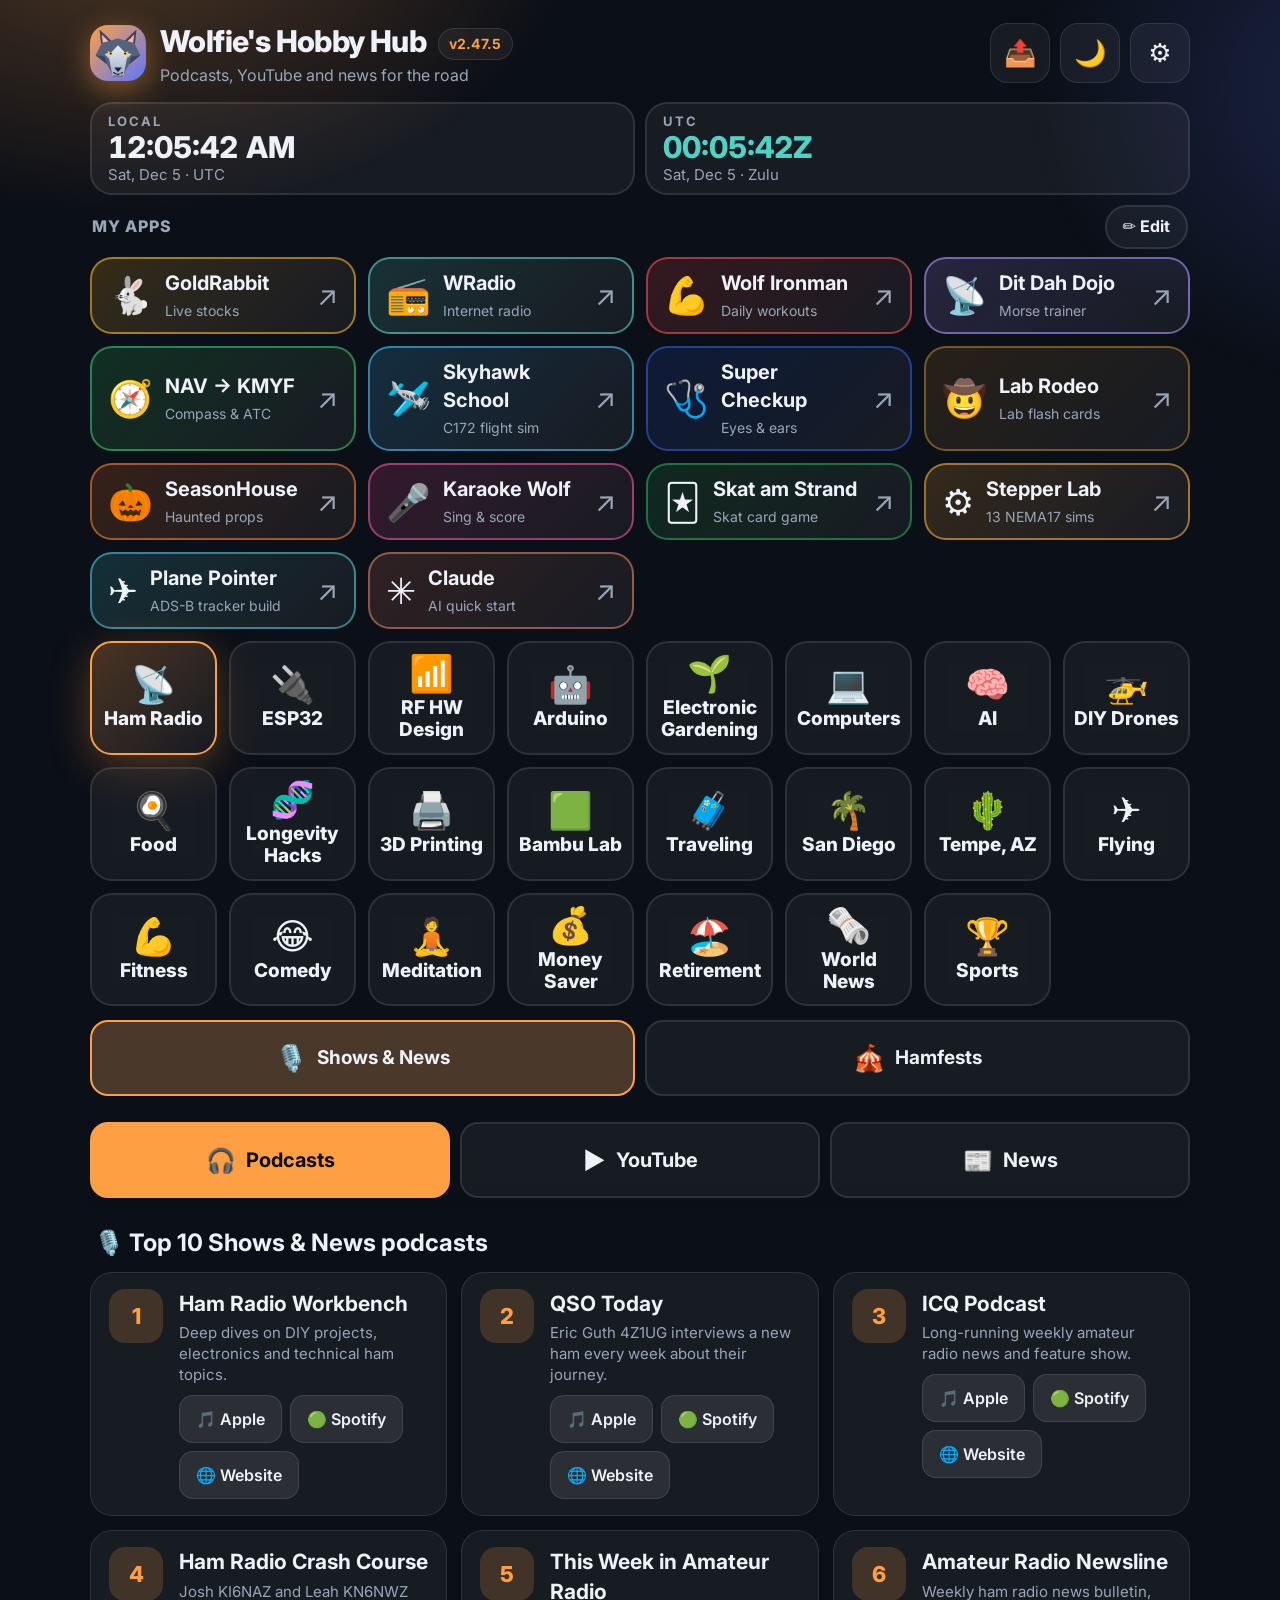
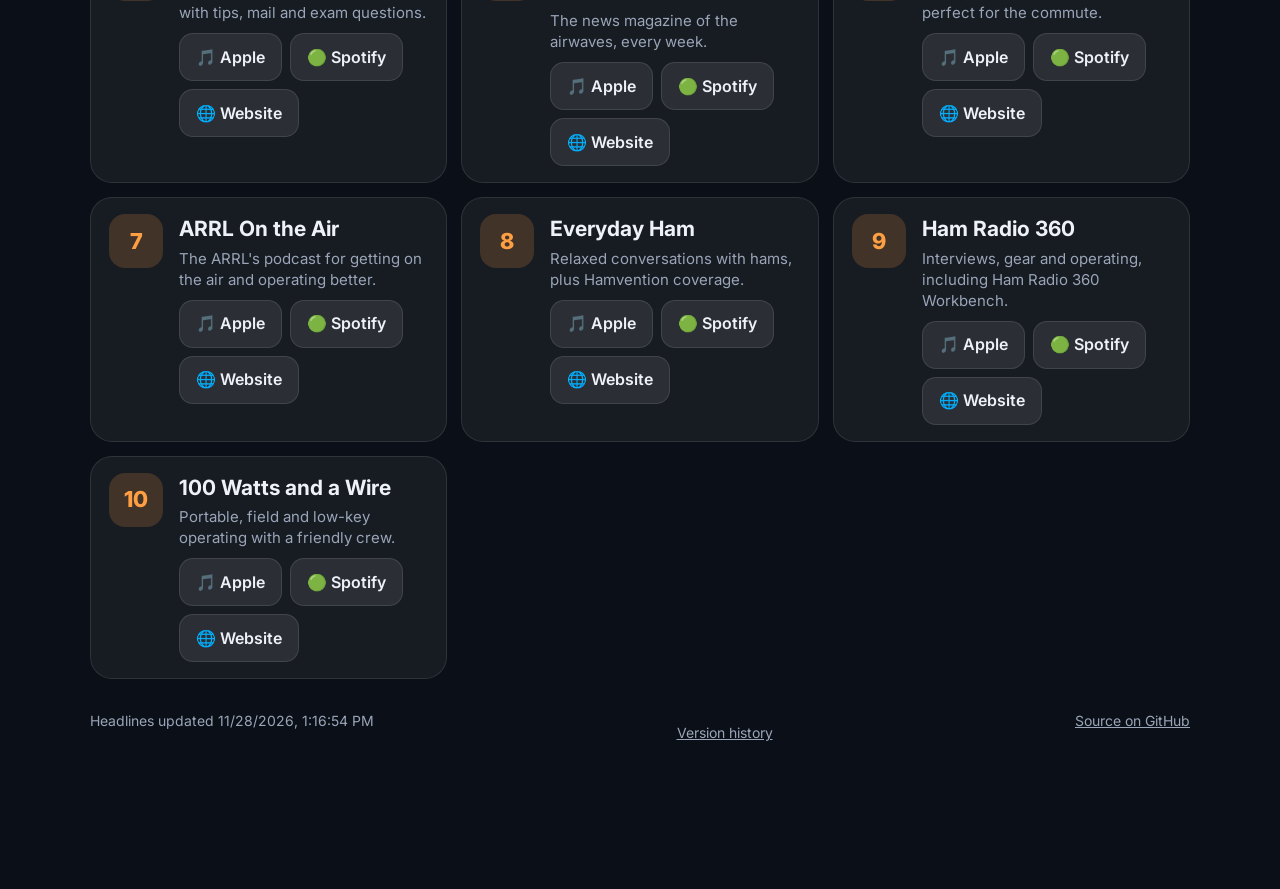
<file: index.html>
<!doctype html>
<html lang="en">
<head>
<meta charset="utf-8">
<meta name="viewport" content="width=device-width, initial-scale=1, viewport-fit=cover">
<meta name="theme-color" content="#0b0f17">
<meta name="apple-mobile-web-app-title" content="Wolfie's Hub">
<meta name="apple-mobile-web-app-status-bar-style" content="black-translucent">
<title>Wolfie's Hobby Hub</title>
<meta name="description" content="Car-friendly hobby dashboard: top podcasts, YouTube picks and auto-updating news for ham radio, ESP32, Arduino, drones, 3D printing, fitness, travel, San Diego, Tempe and flying.">
<meta property="og:type" content="website">
<meta property="og:site_name" content="Wolfie&#39;s Hobby Hub">
<meta property="og:title" content="Wolfie&#39;s Hobby Hub">
<meta property="og:description" content="Podcasts, YouTube and news for my hobbies, with big buttons for the road.">
<meta property="og:url" content="https://wolftronixsd.github.io/hobby-hub/">
<meta property="og:image" content="https://wolftronixsd.github.io/hobby-hub/og-image.png?v=2.47.5">
<meta property="og:image:width" content="1200">
<meta property="og:image:height" content="630">
<meta name="twitter:card" content="summary_large_image">
<link rel="apple-touch-icon" sizes="180x180" href="apple-touch-icon.png?v=2.47.5">
<link rel="manifest" href="manifest.webmanifest">
<link rel="icon" type="image/svg+xml" href="logo.svg">
<link rel="icon" type="image/png" sizes="192x192" href="icons/icon-192.png">
<link rel="preconnect" href="https://fonts.googleapis.com">
<link rel="preconnect" href="https://fonts.gstatic.com" crossorigin>
<link href="https://fonts.googleapis.com/css2?family=Inter:wght@400;600;800&display=swap" rel="stylesheet" media="print" onload="this.media='all'">
<link rel="stylesheet" href="styles.css?v=2.47.5">
</head>
<body>
  <div class="bg-glow" aria-hidden="true"></div>

  <header class="top">
    <div class="brand">
      <img class="logo" src="logo.svg" alt="" width="56" height="56">
      <div>
        <h1>Wolfie's Hobby Hub <button class="ver" id="versionBtn" aria-label="Version history"></button></h1>
        <p class="subtitle">Podcasts, YouTube and news for the road</p>
      </div>
    </div>
    <div class="top-actions">
      <button class="icon-btn" id="shareBtn" aria-label="Share with friends">📤</button>
      <button class="icon-btn" id="themeBtn" aria-label="Toggle light or dark">🌙</button>
      <button class="icon-btn" id="settingsBtn" aria-label="Settings">⚙️</button>
    </div>
  </header>

  <div class="clock-row" aria-label="Local time and UTC">
    <div class="clock-tile"><small>LOCAL</small><b id="clkLocal">--:--</b><span id="clkLocalSub"></span></div>
    <div class="clock-tile utc"><small>UTC</small><b id="clkUtc">--:--</b><span id="clkUtcSub"></span></div>
  </div>

  <div class="wx-row" id="wxRow" hidden>
    <a class="wx-bar" id="wxBar" target="_blank" rel="noopener"></a>
    <div class="wx-side">
      <button class="wx-loc" id="wxLoc" aria-label="Use my exact location for weather">📍</button>
      <a class="wx-loc wx-dive" id="wxDive" href="https://coollab.ucsd.edu/pierviz/" target="hub-pierviz" rel="noopener" title="Water visibility: live underwater cam at Scripps Pier" aria-label="Water visibility: Scripps Pier underwater live cam">🤿<small>Vis</small></a>
    </div>
  </div>

  <section class="apps-box" aria-label="My apps">
    <div class="apps-head">
      <h2>My apps</h2>
      <button class="apps-edit" id="appsEdit" aria-pressed="false">✏️ Edit</button>
    </div>
    <nav class="apps" id="appNav"></nav>
    <div class="apps-hidden" id="appsHidden" hidden></div>
    <div class="apps-toast" id="appsToast" role="status" aria-live="polite" hidden></div>
  </section>

  <nav class="hobbies" id="hobbyNav" aria-label="Hobbies"></nav>
  <nav class="subs" id="subNav" aria-label="Categories" hidden></nav>

  <nav class="tabs" id="tabNav" aria-label="Sections">
    <button data-tab="podcasts"><span>🎧</span>Podcasts</button>
    <button data-tab="youtube"><span>▶️</span>YouTube</button>
    <button data-tab="news"><span>📰</span>News</button>
  </nav>

  <div class="reader-backdrop" id="readerBackdrop" hidden>
    <article class="reader-panel" role="dialog" aria-modal="true" aria-labelledby="readerTitle">
      <div class="reader-bar">
        <button class="reader-btn" id="readerClose">✕ Close</button>
        <a class="reader-btn" id="readerSite" href="#" target="_blank" rel="noopener">🌐 Open site</a>
      </div>
      <div class="src" id="readerSrc"></div>
      <h2 id="readerTitle"></h2>
      <div class="reader-body" id="readerBody"></div>
      <p class="reader-note">🛡️ Quiet reader: text only, so no ads, popups or autoplay sound.</p>
      <button class="share-close" id="readerClose2">Back to headlines</button>
    </article>
  </div>

  <div class="share-backdrop" id="shareBackdrop" hidden>
    <div class="share-panel" role="dialog" aria-modal="true" aria-labelledby="shareTitle">
      <h2 id="shareTitle">Share Wolfie's Hobby Hub</h2>
      <p class="share-sub">Send your friends a link. They get every feature, no login needed.</p>
      <label class="share-scope"><input type="checkbox" id="shareHere" checked> Open on the page I'm looking at</label>
      <div class="share-grid">
        <button class="share-opt" id="shareNative"><span>📲</span>Share…</button>
        <a class="share-opt" id="shareSms" href="#"><span>💬</span>Text</a>
        <a class="share-opt" id="shareWa" href="#" target="_blank" rel="noopener"><span>🟢</span>WhatsApp</a>
        <a class="share-opt" id="shareMail" href="#"><span>✉️</span>Email</a>
        <button class="share-opt" id="shareCopy"><span>🔗</span>Copy link</button>
      </div>
      <input class="share-url" id="shareUrl" readonly aria-label="Link to share">
      <button class="share-close" id="shareClose">Close</button>
    </div>
  </div>

  <div class="share-backdrop" id="settingsBackdrop" hidden>
    <div class="share-panel" role="dialog" aria-modal="true" aria-labelledby="settingsTitle">
      <h2 id="settingsTitle">Settings</h2>
      <label class="share-scope"><input type="checkbox" id="setVoice"> 🎤 Show the voice control button</label>
      <p class="share-sub" id="setVoiceNote"></p>
      <h3 class="set-h">Apps side by side</h3>
      <p class="share-sub" id="setTabsNote"></p>
      <h3 class="set-h">💪 Wolf Ironman sync</h3>
      <p class="share-sub">Paste your sync code once (Wolf Ironman → Settings → Copy code). The 💪 button then always opens your workouts, even where iPhone gives the app empty storage.</p>
      <input class="share-url" id="setIronSync" inputmode="text" autocapitalize="characters" autocomplete="off" spellcheck="false" placeholder="ABCD-EFGH-JKLM-NPQR" aria-label="Wolf Ironman sync code">
      <p class="share-sub" id="setIronNote"></p>
      <button class="share-close" id="settingsClose">Close</button>
    </div>
  </div>

  <button class="mic-btn" id="micBtn" aria-label="Voice control: say a section" hidden>🎤</button>
  <div class="voice-panel" id="voicePanel" role="status" aria-live="polite" hidden></div>

  <p class="offline" id="offline" hidden>📴 You're offline. Showing saved lists; links need a signal.</p>

  <main id="content" tabindex="-1"></main>

  <footer class="foot">
    <span id="updated"></span>
    <button class="linkish" id="historyLink">Version history</button>
    <a href="https://github.com/WolfTronixSD/hobby-hub">Source on GitHub</a>
  </footer>

  <noscript><p class="notice">Wolfie's Hobby Hub needs JavaScript turned on.</p></noscript>
  <script src="version.js?v=2.47.5"></script>
  <script src="data.js?v=2.47.5"></script>
  <script src="apps.js?v=2.47.5"></script>
  <script src="app.js?v=2.47.5"></script>
</body>
</html>
</file>
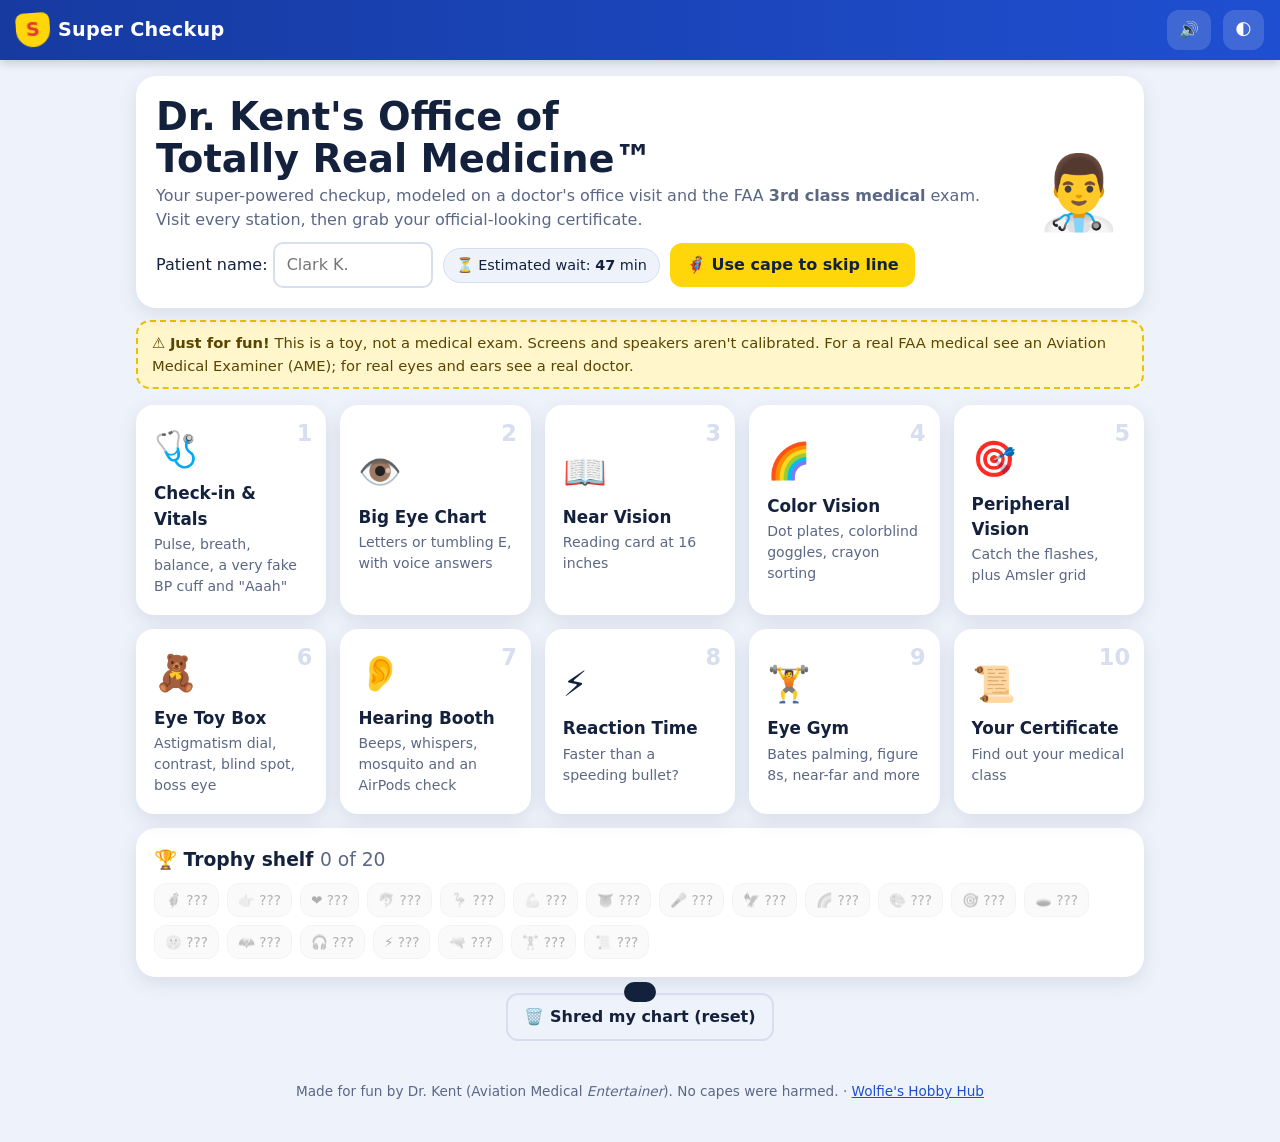
<file: checkup/index.html>
<!doctype html>
<html lang="en">
<head>
<meta charset="utf-8">
<meta name="viewport" content="width=device-width, initial-scale=1">
<title>Super Checkup</title>
<meta name="description" content="Dr. Kent's goofy doctor's office: eye chart, color plates, peripheral vision, hearing, reaction time, eye gym and a printable certificate. For fun, not a medical exam.">
<link rel="icon" href="data:image/svg+xml,<svg xmlns='http://www.w3.org/2000/svg' viewBox='0 0 100 100'><text y='.9em' font-size='90'>🩺</text></svg>">
<style>
:root{
  --blue:#1f4fd1; --blue2:#163aa0; --red:#e53935; --yellow:#ffd60a; --green:#18a058;
  --bg:#eef3fb; --card:#ffffff; --ink:#14213d; --muted:#5b6785; --line:#d6deef;
  --shadow:0 6px 20px rgba(20,33,61,.10);
}
@media (prefers-color-scheme: dark){
  :root:not([data-theme="light"]){ --bg:#0d1427; --card:#16213d; --ink:#eef2ff; --muted:#a3b0d0; --line:#2a3963; --shadow:0 6px 20px rgba(0,0,0,.35); }
}
:root[data-theme="dark"]{ --bg:#0d1427; --card:#16213d; --ink:#eef2ff; --muted:#a3b0d0; --line:#2a3963; --shadow:0 6px 20px rgba(0,0,0,.35); }
*{box-sizing:border-box}
html,body{margin:0}
body{background:var(--bg);color:var(--ink);font:16px/1.5 system-ui,-apple-system,"Segoe UI",Roboto,sans-serif;min-height:100vh;overflow-x:hidden}
button{font:inherit;cursor:pointer;border:0;border-radius:12px;padding:10px 16px;background:var(--blue);color:#fff;font-weight:700;transition:transform .08s,filter .15s}
button:hover{filter:brightness(1.1)} button:active{transform:scale(.96)}
button.ghost{background:transparent;color:var(--ink);border:2px solid var(--line)}
button.red{background:var(--red)} button.yellow{background:var(--yellow);color:#14213d} button.green{background:var(--green)}
button.big{font-size:1.25rem;padding:16px 26px}
button:disabled{opacity:.5;cursor:not-allowed}
input,select{font:inherit;padding:9px 12px;border-radius:10px;border:2px solid var(--line);background:var(--card);color:var(--ink)}
a{color:var(--blue)}
header.top{position:sticky;top:0;z-index:20;background:linear-gradient(90deg,var(--blue2),var(--blue));color:#fff;display:flex;align-items:center;gap:12px;padding:10px 16px;box-shadow:0 2px 10px rgba(0,0,0,.2)}
header.top .logo{font-weight:900;font-size:1.2rem;letter-spacing:.3px;display:flex;align-items:center;gap:8px;color:#fff;text-decoration:none}
header.top .logo .s{display:inline-grid;place-items:center;width:34px;height:34px;background:var(--yellow);color:var(--red);border-radius:8px 8px 50% 50%;font-weight:900;transform:rotate(-4deg)}
header.top .sp{flex:1}
header.top button{background:rgba(255,255,255,.15);padding:8px 12px}
.wrap{max-width:1040px;margin:0 auto;padding:16px}
.disclaimer{background:#fff6cc;color:#5a4500;border:2px dashed #e6c200;border-radius:14px;padding:10px 14px;font-size:.92rem;margin:12px 0}
.hero{display:grid;grid-template-columns:1fr auto;gap:16px;align-items:center;background:var(--card);border-radius:20px;padding:20px;box-shadow:var(--shadow);position:relative;overflow:hidden}
.hero h1{margin:0 0 4px;font-size:clamp(1.6rem,4vw,2.4rem);line-height:1.1}
.hero p{margin:4px 0;color:var(--muted)}
.doc{font-size:72px;cursor:pointer;user-select:none;animation:bob 2.4s ease-in-out infinite;position:relative}
.bubble{position:absolute;right:100px;top:10px;background:var(--yellow);color:#14213d;padding:8px 12px;border-radius:14px 14px 2px 14px;font-weight:700;max-width:260px;font-size:.9rem;box-shadow:var(--shadow);opacity:0;transform:translateY(6px);transition:.3s;pointer-events:none}
.bubble.on{opacity:1;transform:none}
@keyframes bob{50%{transform:translateY(-8px) rotate(3deg)}}
.waiting{display:flex;flex-wrap:wrap;gap:10px;align-items:center;margin-top:10px}
.pill{background:var(--bg);border:1px solid var(--line);border-radius:999px;padding:6px 12px;font-size:.9rem}
.grid{display:grid;grid-template-columns:repeat(auto-fill,minmax(190px,1fr));gap:14px;margin-top:16px}
.card{background:var(--card);border-radius:18px;padding:16px;box-shadow:var(--shadow);border:2px solid transparent;cursor:pointer;position:relative;transition:transform .15s,border-color .15s;text-align:left;color:var(--ink);font-weight:400}
.card:hover{transform:translateY(-3px) rotate(-.5deg);border-color:var(--blue)}
.card .em{font-size:2.2rem}
.card h3{margin:6px 0 2px;font-size:1.05rem}
.card p{margin:0;color:var(--muted);font-size:.88rem}
.card .num{position:absolute;top:10px;right:12px;font-weight:900;color:var(--line);font-size:1.4rem}
.card .done{position:absolute;top:10px;right:12px;background:var(--green);color:#fff;border-radius:999px;padding:2px 9px;font-size:.78rem;font-weight:800}
.station{display:none}
.station.on{display:block;animation:pop .25s ease-out}
@keyframes pop{from{opacity:0;transform:translateY(10px)}}
.panel{background:var(--card);border-radius:20px;padding:18px;box-shadow:var(--shadow);margin-top:14px}
.panel h2{margin:0 0 6px}
.muted{color:var(--muted)}
.row{display:flex;flex-wrap:wrap;gap:10px;align-items:center}
.back{margin-bottom:6px}
.chartbox{background:#fff;color:#000;border-radius:16px;min-height:280px;display:grid;place-items:center;position:relative;border:6px solid #ddd;overflow:hidden}
.chartbox .lab{position:absolute;top:8px;left:12px;font:700 .85rem system-ui;color:#555}
.chartbox .lab2{position:absolute;top:8px;right:12px;font:700 .85rem system-ui;color:#555}
.arrows{display:grid;grid-template-columns:repeat(3,64px);grid-template-rows:repeat(3,64px);gap:6px;justify-content:center;margin-top:12px}
.arrows button{font-size:1.6rem;padding:0}
.cal-card{height:auto;aspect-ratio:85.6/53.98;border:3px solid var(--blue);border-radius:10px;background:repeating-linear-gradient(45deg,rgba(31,79,209,.08) 0 10px,transparent 10px 20px);display:grid;place-items:center;font-weight:800;color:var(--blue);margin:10px 0}
.result{background:var(--bg);border-radius:14px;padding:12px 14px;margin-top:12px;border-left:6px solid var(--blue)}
.result.good{border-left-color:var(--green)} .result.bad{border-left-color:var(--red)}
.big-num{font-size:2.6rem;font-weight:900;line-height:1}
canvas.plate{width:min(320px,80vw);height:auto;aspect-ratio:1;border-radius:50%;background:#f3ecdc;display:block;margin:10px auto;box-shadow:inset 0 0 0 4px #e3d9c3}
.keypad{display:grid;grid-template-columns:repeat(5,1fr);gap:6px;max-width:340px;margin:8px auto}
.keypad button{padding:12px 0}
.field{background:#0a0f1c;border-radius:16px;height:min(70vh,560px);position:relative;touch-action:manipulation;user-select:none;overflow:hidden}
.field .fix{position:absolute;left:50%;top:50%;transform:translate(-50%,-50%);color:var(--yellow);font:900 28px system-ui}
.field .msg{position:absolute;left:0;right:0;bottom:12px;text-align:center;color:#c9d4f2;font-size:.95rem}
.react{height:280px;border-radius:20px;display:grid;place-items:center;font:900 clamp(1.4rem,5vw,2.4rem) system-ui;color:#fff;user-select:none;touch-action:manipulation;background:#334;cursor:pointer;text-align:center;padding:10px}
.react.wait{background:var(--red)} .react.go{background:var(--green)} .react.early{background:#f59f00}
table{border-collapse:collapse;width:100%}
td,th{padding:6px 8px;border-bottom:1px solid var(--line);text-align:left}
.tabs{display:flex;gap:6px;flex-wrap:wrap;margin:10px 0}
.tabs button{background:var(--bg);color:var(--ink);border:2px solid var(--line)}
.tabs button.on{background:var(--blue);color:#fff;border-color:var(--blue)}
.reading{background:#fff;color:#111;border-radius:14px;padding:16px;font-family:Georgia,"Times New Roman",serif}
.reading .ln{padding:6px 8px;border-radius:8px;cursor:pointer;display:flex;gap:10px;align-items:baseline}
.reading .ln:hover{background:#eef3fb}
.reading .ln b{font:700 11px system-ui;color:#888;min-width:44px}
.stage{background:#0a0f1c;border-radius:16px;height:340px;position:relative;overflow:hidden;color:#fff}
.stage .dot{position:absolute;width:26px;height:26px;border-radius:50%;background:radial-gradient(circle at 35% 35%,#fff,var(--yellow) 40%,#f08c00);box-shadow:0 0 18px var(--yellow);transform:translate(-50%,-50%)}
.stage .say{position:absolute;left:0;right:0;top:14px;text-align:center;font:800 1.3rem system-ui;padding:0 12px}
.stage .timer{position:absolute;right:14px;bottom:10px;font:800 1.1rem system-ui;color:var(--yellow)}
.ex{display:grid;grid-template-columns:repeat(auto-fill,minmax(220px,1fr));gap:10px;margin-top:10px}
.ex .card{cursor:default}
.ex .card button{margin-top:8px}
.heart{font-size:64px;display:inline-block}
.heart.beat{animation:beat var(--hb,1s) infinite}
@keyframes beat{0%,100%{transform:scale(1)}15%{transform:scale(1.25)}30%{transform:scale(1)}45%{transform:scale(1.15)}}
.toast{position:fixed;left:50%;bottom:18px;transform:translateX(-50%) translateY(120px);background:var(--ink);color:var(--bg);padding:10px 16px;border-radius:14px;font-weight:700;z-index:50;transition:.35s;max-width:calc(100vw - 32px);text-align:center}
.toast.on{transform:translateX(-50%)}
#confetti{position:fixed;inset:0;pointer-events:none;z-index:60}
.cert{background:#fffdf3;color:#1b1b1b;border:12px double #c9a227;border-radius:10px;padding:24px;text-align:center;position:relative;font-family:Georgia,serif}
.cert h2{font-size:clamp(1.3rem,4vw,2rem);margin:0;color:var(--blue2);letter-spacing:1px}
.cert .cls{font:900 clamp(1.3rem,5vw,2.2rem) system-ui;margin:10px 0;color:var(--red)}
.cert table td{border-bottom:1px dotted #bbb;font-family:system-ui}
.seal{position:absolute;right:18px;bottom:18px;width:110px;height:110px;transform:rotate(-14deg);opacity:0}
.seal.stamp{animation:stamp .5s cubic-bezier(.2,2,.4,1) forwards}
@keyframes stamp{from{opacity:0;transform:scale(2.5) rotate(-30deg)}to{opacity:.95;transform:scale(1) rotate(-14deg)}}
.sig{font-family:"Brush Script MT","Segoe Script",cursive;font-size:1.6rem;margin-top:16px}
footer{color:var(--muted);text-align:center;font-size:.85rem;padding:24px 16px 40px}
.shake{animation:shake .4s}
@keyframes shake{25%{transform:translateX(-8px)}75%{transform:translateX(8px)}}
button,.card,.react,.field,.cap{touch-action:manipulation;-webkit-tap-highlight-color:transparent}
.calbox{display:flex;flex-direction:column;align-items:center;gap:8px;padding:8px 0}
.calcard{border:3px solid var(--blue);border-radius:10px;background:repeating-linear-gradient(45deg,rgba(31,79,209,.10) 0 10px,transparent 10px 20px);display:grid;place-items:center;font-weight:800;color:var(--blue);text-align:center;font-size:.85rem;line-height:1.2}
.calstate{font-size:.85rem;color:var(--muted);font-weight:400}
.flash{position:absolute;inset:0;display:grid;place-items:center;font-size:120px;pointer-events:none;opacity:0;transition:opacity .25s}
.flash.on{opacity:1}
.heardline{text-align:center;font:800 1.3rem system-ui;letter-spacing:4px;min-height:1.8rem;margin-top:8px}
.lkeys{display:grid;grid-template-columns:repeat(5,1fr);gap:6px;max-width:380px;margin:8px auto}
.lkeys button{padding:12px 0;font:900 1.3rem "Helvetica Neue",Arial,sans-serif}
.optos{display:flex;gap:0;justify-content:center;align-items:center;flex-wrap:nowrap;color:#000;font-family:"Helvetica Neue",Helvetica,Arial,sans-serif;font-weight:700;line-height:1}
.platehead{display:flex;justify-content:center;gap:10px;align-items:center;color:var(--muted)}
.platewrap{position:relative;display:inline-block}
.platewrap::after{content:"";position:absolute;inset:6px;border-radius:50%;box-shadow:inset 0 6px 18px rgba(0,0,0,.18);pointer-events:none}
button.sim{padding:5px 10px;font-size:.85rem;background:var(--bg);color:var(--ink);border:2px solid var(--line)}
button.sim.on{background:var(--ink);color:var(--bg);border-color:var(--ink)}
.caps{display:grid;grid-template-columns:repeat(8,1fr);gap:6px;max-width:520px;margin:10px auto}
.cap{aspect-ratio:1;border-radius:50%;border:3px solid transparent;cursor:pointer;position:relative;box-shadow:0 2px 6px rgba(0,0,0,.25)}
.cap.sel{border-color:var(--ink);transform:scale(1.12)}
.cap.pilot{cursor:default}
.cap.pilot::after{content:"📌";position:absolute;top:-10px;right:-6px;font-size:14px}
.blind{background:#fff;border-radius:16px;height:180px;display:flex;align-items:center;justify-content:space-between;padding:0 12%;color:#000}
.blind .ball{width:34px;height:34px;border-radius:50%;background:radial-gradient(circle at 35% 35%,#ff8a80,#d50000)}
.abc{display:grid;grid-template-columns:repeat(9,1fr);gap:4px;max-width:440px;margin:10px auto}
.abc button{padding:8px 0;font-size:.95rem;background:var(--bg);color:var(--ink);border:1px solid var(--line)}
.sweepbar{position:relative;height:34px;margin:14px 4px 0;border-radius:10px;background:linear-gradient(90deg,#7b2ff7,#1f4fd1,#18a058,#ffd60a,#e53935);display:flex;justify-content:space-between;align-items:flex-end;padding:0 4px;font-size:.7rem;color:#fff;font-weight:800}
.sweepbar #swMark{position:absolute;top:-6px;bottom:-6px;width:4px;background:var(--ink);border-radius:2px;left:0;transition:left .05s linear}
.mouth{font-size:90px;transition:transform .08s}
.meter{height:16px;border-radius:8px;background:var(--bg);border:1px solid var(--line);overflow:hidden;max-width:320px;margin:8px auto}
.meter div{height:100%;width:0;background:linear-gradient(90deg,var(--green),var(--yellow),var(--red))}
.badgepop{position:fixed;left:50%;top:40%;transform:translate(-50%,-50%) scale(0);z-index:70;background:var(--card);color:var(--ink);border:4px solid var(--yellow);border-radius:24px;padding:18px 26px;text-align:center;box-shadow:0 20px 60px rgba(0,0,0,.35);transition:transform .35s cubic-bezier(.2,1.6,.4,1);pointer-events:none;max-width:86vw}
.badgepop.on{transform:translate(-50%,-50%) scale(1)}
.badgepop .bi{font-size:64px;line-height:1}
.shelf{display:flex;flex-wrap:wrap;gap:8px}
.shelf .b{background:var(--bg);border:1px solid var(--line);border-radius:12px;padding:6px 10px;font-size:.85rem}
.shelf .b.no{opacity:.35;filter:grayscale(1)}
.fr-svg{width:100%;max-width:520px;background:#fff;border-radius:12px;display:block;margin:8px auto}
@media (max-width:600px){
  .hero{grid-template-columns:1fr}
  .doc{position:absolute;right:10px;top:6px;font-size:48px}
  .bubble{right:10px;top:64px}
  .wrap{padding:12px 16px}
  .caps{grid-template-columns:repeat(4,1fr)}
  .abc{grid-template-columns:repeat(7,1fr)}
}
@media print{
  header.top,.no-print,footer,.back,.disclaimer{display:none!important}
  body{background:#fff}
  .station{display:none!important}
  #st-cert{display:block!important}
  .panel{box-shadow:none}
}
</style>
</head>
<body>
<svg width="0" height="0" style="position:absolute" aria-hidden="true"><defs>
  <filter id="cb-protan"><feColorMatrix type="matrix" values="0.152286 1.052583 -0.204868 0 0  0.114503 0.786281 0.099216 0 0  -0.003882 -0.048116 1.051998 0 0  0 0 0 1 0"/></filter>
  <filter id="cb-deutan"><feColorMatrix type="matrix" values="0.367322 0.860646 -0.227968 0 0  0.280085 0.672501 0.047413 0 0  -0.011820 0.042940 0.968881 0 0  0 0 0 1 0"/></filter>
  <filter id="cb-tritan"><feColorMatrix type="matrix" values="1.255528 -0.076749 -0.178779 0 0  -0.078411 0.930809 0.147602 0 0  0.004733 0.691367 0.303900 0 0  0 0 0 1 0"/></filter>
</defs></svg>
<canvas id="confetti"></canvas>
<div class="toast" id="toast"></div>

<header class="top">
  <a class="logo" href="#"><span class="s">S</span> Super Checkup</a>
  <span class="sp"></span>
  <button id="muteBtn" title="Sound effects on/off">🔊</button>
  <button id="themeBtn" title="Light/dark">🌓</button>
</header>

<div class="wrap">

<!-- ================= HOME / WAITING ROOM ================= -->
<section class="station on" id="st-home">
  <div class="hero">
    <div>
      <h1>Dr. Kent's Office of<br>Totally Real Medicine™</h1>
      <p>Your super-powered checkup, modeled on a doctor's office visit and the FAA <b>3rd class medical</b> exam. Visit every station, then grab your official-looking certificate.</p>
      <div class="waiting">
        <label>Patient name: <input id="pname" placeholder="Clark K." maxlength="40" style="width:160px"></label>
        <span class="pill">⏳ Estimated wait: <b id="wait">47</b> min</span>
        <button class="yellow" id="skipLine">🦸 Use cape to skip line</button>
      </div>
    </div>
    <div class="doc" id="doc" title="Poke the doctor">👨‍⚕️</div>
    <div class="bubble" id="bubble"></div>
  </div>
  <div class="disclaimer">⚠️ <b>Just for fun!</b> This is a toy, not a medical exam. Screens and speakers aren't calibrated. For a real FAA medical see an Aviation Medical Examiner (AME); for real eyes and ears see a real doctor.</div>
  <div class="disclaimer ios-only" hidden style="background:#e8f0ff;color:#14213d;border-color:#7aa2ff">📱 <b>iPhone tip:</b> if you hear nothing, flip off the silent switch (or Action button silent mode) and turn the volume up.</div>
  <div class="grid" id="cards"></div>
  <div class="panel" id="shelf"></div>
  <div class="row" style="margin-top:16px;justify-content:center">
    <button class="ghost" id="resetAll">🗑️ Shred my chart (reset)</button>
  </div>
</section>

<!-- ================= VITALS ================= -->
<section class="station" id="st-vitals">
  <button class="ghost back">← Waiting room</button>
  <div class="panel">
    <h2>🩺 Station 1: Check-in & Vitals</h2>
    <p class="muted">The nurse would normally do this while asking about your diet. We'll skip the diet part.</p>
    <div class="tabs" data-tabs="vit"><button data-t="pulse" class="on">❤️ Pulse tapper</button><button data-t="breath">🫁 Breath hold</button><button data-t="balance">🦩 Flamingo balance</button><button data-t="bp">💪 Blood pressure</button><button data-t="aah">👅 Say "Aaah"</button></div>
    <div data-pane="vit-pulse">
      <p>Find your pulse (wrist or neck) and tap the heart <b>once per beat</b>. 10 taps is plenty.</p>
      <div style="text-align:center">
        <button class="ghost" id="pulseTap" style="border:0;background:none;padding:0"><span class="heart" id="heart">❤️</span></button>
        <div class="big-num" id="bpm">--</div><div class="muted">beats per minute</div>
        <div class="row" style="justify-content:center;margin-top:8px"><button class="ghost" id="pulseReset">Start over</button></div>
      </div>
      <div id="pulseRes"></div>
    </div>
    <div data-pane="vit-breath" hidden>
      <p>Take a normal breath (no hyperventilating, please, we're out of paper bags) and hold. Stop when you need air.</p>
      <div style="text-align:center"><div class="big-num" id="breathT">0.0 s</div>
        <div class="row" style="justify-content:center;margin-top:10px"><button class="big" id="breathBtn">Start holding</button></div>
        <p id="breathMsg" class="muted"></p></div>
    </div>
    <div data-pane="vit-balance" hidden>
      <p>Stand on one foot, arms crossed. For extra credit, close your eyes. You'll hear a beep every 10 seconds; 30 seconds is a pass. Tap anywhere on the big button the moment your foot touches down.</p>
      <div class="react" id="balBox">Tap to start (3 s countdown)</div>
      <div id="balRes"></div>
    </div>
    <div data-pane="vit-bp" hidden>
      <p>Our blood pressure cuff is a bit… unconventional. <b>Hold the pump button</b> to squeeze, then let go for your reading. (It's a phone. It can't measure blood pressure. The reading is a joke.)</p>
      <div style="text-align:center">
        <svg viewBox="0 0 200 120" style="width:min(320px,90%)"><path d="M20 110 A80 80 0 0 1 180 110" fill="none" stroke="var(--line)" stroke-width="14"/><path id="bpArc" d="M20 110 A80 80 0 0 1 180 110" fill="none" stroke="var(--red)" stroke-width="14" stroke-dasharray="252" stroke-dashoffset="252"/><line id="bpNeedle" x1="100" y1="110" x2="100" y2="40" stroke="var(--ink)" stroke-width="4" stroke-linecap="round" style="transform-origin:100px 110px;transform:rotate(-90deg)"/><circle cx="100" cy="110" r="8" fill="var(--ink)"/></svg>
        <div class="big-num" id="bpRead">---/--</div>
        <button class="big red" id="bpPump" style="margin-top:10px;touch-action:none;-webkit-user-select:none;user-select:none;-webkit-touch-callout:none">🫳 Hold to pump</button>
      </div>
      <div id="bpRes"></div>
    </div>
    <div data-pane="vit-aah" hidden>
      <p>Open wide and say <b>"Aaaaah"</b> as long as you can! We measure how long and how high you go (uses your microphone, nothing is recorded or sent anywhere).</p>
      <div style="text-align:center">
        <div class="mouth" id="mouth">😮</div>
        <div class="meter"><div id="aahLvl"></div></div>
        <div class="big-num" id="aahT">0.0 s</div><div class="muted" id="aahNote">pitch: --</div>
        <button class="big" id="aahBtn" style="margin-top:10px">🎤 Start</button>
      </div>
      <div id="aahRes"></div>
    </div>
  </div>
</section>

<!-- ================= ACUITY ================= -->
<section class="station" id="st-acuity">
  <button class="ghost back">← Waiting room</button>
  <div class="panel">
    <h2>👁️ Station 2: The Big Eye Chart</h2>
    <p class="muted">Just like the wall chart at the doctor's. 3rd class needs <b>20/40 or better in each eye</b>, glasses allowed.</p>
    <details class="calwrap"><summary><b>Step 1: Calibrate your screen</b> <span class="calstate"></span></summary><div class="calslot"></div></details>
    <div class="row" style="margin-top:10px">
      <label>Step 2: Stand back <select id="dist">
        <option value="610">2 ft (60 cm), phone in hand</option>
        <option value="1524">5 ft (1.5 m)</option>
        <option value="3048">10 ft (3 m)</option>
        <option value="4572">15 ft (4.5 m)</option>
        <option value="6096">20 ft (6 m), the real thing</option>
      </select></label>
    </div>
    <div class="tabs" data-tabs="acu"><button data-t="letters" class="on">🔤 Letter chart</button><button data-t="e">🅴 Tumbling E</button></div>
    <p class="muted" id="acuHow">Read the letters out loud (tap 🎤 for hands-free voice answers, great when you're standing far away), or tap them on the keypad. Prop your phone up against something at eye level.</p>
    <div class="row" style="margin:10px 0"><button class="big" id="acuStart">▶ Start eye chart</button><button class="ghost" id="micBtn">🎤 Voice answers: off</button></div>
    <div class="chartbox" id="acuBox"><span class="lab" id="acuLab">Ready when you are</span><span class="lab2" id="acuLine"></span><div id="acuE" style="color:#999;text-align:center">👁️ Cover one eye when asked</div><div class="flash" id="acuFlash"></div></div>
    <div class="heardline" id="heardLine"></div>
    <div id="acuKeys"></div>
    <div id="acuRes"></div>
  </div>
</section>

<!-- ================= NEAR ================= -->
<section class="station" id="st-near">
  <button class="ghost back">← Waiting room</button>
  <div class="panel">
    <h2>📖 Station 3: Near Vision Card</h2>
    <p class="muted">Hold the screen at reading distance, <b>16 inches (40 cm)</b>, about the length of your forearm plus hand. 3rd class needs 20/40 up close. Readers allowed.</p>
    <details class="calwrap"><summary><b>Calibrate your screen first</b> <span class="calstate"></span></summary><div class="calslot"></div></details>
    <div class="reading" id="readCard" style="margin-top:10px"></div>
    <p class="muted">Tap the <b>smallest</b> line you can read without squinting.</p>
    <div id="nearRes"></div>
  </div>
</section>

<!-- ================= COLOR ================= -->
<section class="station" id="st-color">
  <button class="ghost back">← Waiting room</button>
  <div class="panel">
    <h2>🌈 Station 4: Color Vision</h2>
    <p class="muted">The AME checks this because runway lights and light-gun signals are red, green and white. Turn your screen brightness up and Night Shift / True Tone off for a fair test.</p>
    <div class="tabs" data-tabs="col"><button data-t="plates" class="on">🔴 Dot plates</button><button data-t="d15">🎨 Cap sorting (D-15)</button></div>
    <div data-pane="col-plates">
      <div style="text-align:center">
        <div class="platehead"><span id="plateLab">Plate 1 of 9</span><span id="plateKind" class="pill"></span></div>
        <div class="platewrap"><canvas class="plate" id="plate" width="720" height="720"></canvas></div>
        <div class="row" style="justify-content:center;gap:6px;margin-bottom:6px">
          <span class="muted" style="font-size:.85rem">👓 See it like:</span>
          <button class="sim on" data-sim="">Me</button><button class="sim" data-sim="protan">Protan</button><button class="sim" data-sim="deutan">Deutan</button><button class="sim" data-sim="tritan">Tritan</button>
        </div>
        <div class="big-num" id="plateIn" style="min-height:2.6rem;letter-spacing:6px">&nbsp;</div>
        <div class="keypad" id="keypad"></div>
        <div class="row" style="justify-content:center"><button class="ghost" id="plateBack">⌫</button><button class="ghost" id="plateNone">I see nothing</button><button class="green" id="plateOk">Submit</button></div>
      </div>
      <div id="colorRes"></div>
    </div>
    <div data-pane="col-d15" hidden>
      <p>The Farnsworth D-15 is the eye doctor's "put the crayons in order" test. Starting from the 📌 pilot cap, arrange the caps so each color flows smoothly into the next. <b>Tap two caps to swap them.</b></p>
      <div class="caps" id="caps"></div>
      <div class="row" style="justify-content:center;margin-top:10px"><button class="ghost" id="capShuffle">🎲 Shuffle</button><button class="green" id="capDone">Done, score me</button></div>
      <div id="capRes"></div>
    </div>
  </div>
</section>

<!-- ================= TOYS ================= -->
<section class="station" id="st-toys">
  <button class="ghost back">← Waiting room</button>
  <div class="panel">
    <h2>🧸 Station 6: The Eye Doctor's Toy Box</h2>
    <p class="muted">The weird gadgets from the exam room, now on your phone.</p>
    <div class="tabs" data-tabs="toy"><button data-t="astig" class="on">☀️ Astigmatism dial</button><button data-t="contrast">🌫️ Contrast</button><button data-t="blind">🕳️ Blind spot</button><button data-t="dom">👉 Dominant eye</button></div>
    <div data-pane="toy-astig">
      <p>Cover one eye and look at the center of the sunburst from about 2 ft. Do some lines look <b>darker or sharper</b> than others? Tap the darkest line's clock number, or "All the same".</p>
      <div style="background:#fff;border-radius:16px;padding:10px;max-width:440px;margin:auto"><svg id="astig" viewBox="-110 -110 220 220" style="width:100%;display:block"></svg></div>
      <div class="row" style="justify-content:center;margin-top:8px"><button class="green" id="astigSame">😎 All the same</button></div>
      <div id="astigRes"></div>
    </div>
    <div data-pane="toy-contrast" hidden>
      <p>Like the Pelli-Robson chart: big letters that fade into the background. From about 3 ft, tap the 3 letters you see. They get fainter until you're guessing.</p>
      <div class="chartbox" style="min-height:220px"><span class="lab" id="csLab">Contrast 100%</span><div id="csRow"></div></div>
      <div class="heardline" id="csTyped"></div>
      <div id="csKeys"></div>
      <div class="row" style="justify-content:center"><button id="csStart">▶ Start</button></div>
      <div id="csRes"></div>
    </div>
    <div data-pane="toy-blind" hidden>
      <p>Everyone has a blind spot where the optic nerve leaves the eye. Find yours: <b>cover your LEFT eye</b>, stare at the ✚ with your right eye, and slowly move your face toward the screen. At some point the red ball vanishes! 🫥</p>
      <div class="blind"><span style="font:900 40px system-ui">✚</span><span class="ball"></span></div>
      <div class="row" style="justify-content:center;margin-top:8px"><button class="green" id="blindYes">😱 It vanished!</button><button class="ghost" id="blindNo">Nope, still there</button></div>
      <div id="blindRes"></div>
    </div>
    <div data-pane="toy-dom" hidden>
      <p>Most people have a "boss" eye. Make a small triangle with your hands at arm's length and frame the 🎯 through it with both eyes open. Now close your <b>left</b> eye. Then open it and close your <b>right</b> eye. With which eye open did the target stay in the triangle?</p>
      <div style="text-align:center;font-size:90px;margin:10px 0">🎯</div>
      <div class="row" style="justify-content:center"><button id="domL">👁️ Left eye open</button><button id="domR">Right eye open 👁️</button></div>
      <div id="domRes"></div>
    </div>
  </div>
</section>

<!-- ================= FIELD ================= -->
<section class="station" id="st-field">
  <button class="ghost back">← Waiting room</button>
  <div class="panel">
    <h2>🎯 Station 5: Peripheral Vision</h2>
    <p class="muted">The AME wiggles fingers at the edge of your vision. We flash dots. Sit close (about 12 in / 30 cm), cover one eye or not, and <b>stare at the yellow +</b>. Hit <b>space</b> or tap the black area whenever you spot a flash. No peeking!</p>
    <div class="tabs" data-tabs="fld"><button data-t="flash" class="on">✨ Flash test</button><button data-t="amsler">🔲 Amsler grid</button></div>
    <div data-pane="fld-flash">
      <div class="field" id="field"><div class="fix">+</div><div class="msg" id="fieldMsg">Tap here to begin</div></div>
      <div id="fieldRes"></div>
    </div>
    <div data-pane="fld-amsler" hidden>
      <p>Eye doctors use this grid to spot trouble in your central vision. Hold it at reading distance, cover one eye, and look at the center dot. Do all lines look straight, with no missing or blurry patches? If something looks wavy or missing, that's worth a real eye exam.</p>
      <div style="background:#fff;border-radius:14px;padding:12px;max-width:420px;margin:auto"><svg id="amsler" viewBox="0 0 200 200" style="width:100%;display:block"></svg></div>
    </div>
  </div>
</section>

<!-- ================= HEARING ================= -->
<section class="station" id="st-hearing">
  <button class="ghost back">← Waiting room</button>
  <div class="panel">
    <h2>👂 Station 7: Hearing Booth</h2>
    <p class="muted">Headphones work best. Start with your volume at about half. The AME's version is a whisper test: you face away and repeat what they say from 6 feet.</p>
    <div class="tabs" data-tabs="hear"><button data-t="tones" class="on">🎵 Beep test</button><button data-t="whisper">🤫 Whisper test</button><button data-t="mosq">🦟 Mosquito test</button><button data-t="hp">🎧 AirPods check</button></div>
    <div data-pane="hear-tones">
      <p>Pips start very quiet and get louder. Press the big button (or space) <b>as soon as you hear them</b>. We check each ear at 6 pitches.</p>
      <div class="row"><button class="big" id="toneStart">Start beep test</button><span class="pill" id="toneLab">Not started</span></div>
      <div style="text-align:center;margin-top:12px"><button class="big yellow" id="heardBtn" style="font-size:1.6rem;padding:22px 40px" disabled>🙋 I HEAR IT!</button></div>
      <div id="toneRes"></div>
    </div>
    <div data-pane="hear-whisper" hidden>
      <p>Turn your back to the screen, like at the AME. The computer will whisper two aviation words, getting quieter each round. Type what you heard, or just the first letters (<b>i</b> counts for India), or tap the letters below.</p>
      <div class="row"><button class="big" id="whStart">Whisper round 1</button><button class="ghost" id="whAgain" disabled>🔁 Say it again</button></div>
      <div class="row" style="margin-top:10px"><input id="whIn" placeholder="e.g. alpha tango" autocomplete="off" style="flex:1;min-width:180px"><button class="green" id="whOk" disabled>Check</button></div>
      <div class="abc" id="whAbc"></div>
      <div id="whRes"></div>
    </div>
    <div data-pane="hear-mosq" hidden>
      <p>A tone sweeps higher and higher. Press the button the moment it <b>disappears</b>. Your ears' upper limit drops with age, so we'll guess your "ear age". Keep the volume moderate.</p>
      <div class="row"><button class="big" id="mqStart">Start sweep</button><button class="big red" id="mqStop" disabled>🙉 It's gone!</button></div>
      <div class="big-num" id="mqHz" style="margin-top:12px">-- Hz</div>
      <div id="mqRes"></div>
    </div>
    <div data-pane="hear-hp" hidden>
      <div class="disclaimer" style="background:#e8f0ff;color:#14213d;border-color:#7aa2ff">🎧 <b>AirPods Pro 2 tips:</b> turn on Noise Cancellation, turn off Spatial Audio and Conversation Awareness, and set the volume to about half. Want the real deal? AirPods Pro 2 have a clinically validated hearing test built in: <b>Settings → your AirPods → Take a Hearing Test</b> (iOS 18.1 or later).</div>
      <h3>1. Left / right check</h3>
      <div class="row"><button id="hpL">👈 Left</button><button id="hpC">🎯 Both</button><button id="hpR">Right 👉</button><button class="ghost" id="hpPhase">🌀 Phase trick</button></div>
      <p class="muted" id="hpLR"></p>
      <h3>2. Range sweep (20 Hz to 20 kHz)</h3>
      <p>A tone glides from deep bass to dog-whistle. Tap <b>"I hear it"</b> when it first appears, then <b>"Gone"</b> when it vanishes.</p>
      <div class="row"><button id="swStart">▶ Sweep</button><button class="yellow" id="swHear" disabled>👂 I hear it</button><button class="red" id="swGone" disabled>🙉 Gone</button></div>
      <div class="sweepbar"><div id="swMark"></div><span>20</span><span>100</span><span>1k</span><span>10k</span><span>20k</span></div>
      <div class="big-num" id="swHz" style="font-size:1.8rem">-- Hz</div>
      <div id="swRes"></div>
      <h3>3. Frequency response curve</h3>
      <p>You'll hear a 1 kHz <b>reference beep</b>, then a <b>test beep</b>, over and over. Drag the slider until both sound <b>equally loud</b>, then tap Next. 11 pitches. This draws how your ears plus your AirPods hear the spectrum.</p>
      <div class="row"><label>Ear <select id="frEar"><option value="0">Both</option><option value="-1">Left</option><option value="1">Right</option></select></label><button id="frStart">▶ Start curve</button><span class="pill" id="frLab">Not started</span></div>
      <div id="frCtl" hidden style="margin-top:10px">
        <div class="row"><span>Quieter</span><input type="range" id="frSlider" min="-30" max="20" step="1" value="0" style="flex:1"><span>Louder</span></div>
        <div class="row" style="justify-content:center;margin-top:8px"><button class="ghost" id="frMinus">−</button><button class="green" id="frNext">Sounds equal, next ›</button><button class="ghost" id="frPlus">+</button></div>
      </div>
      <div id="frRes"></div>
    </div>
  </div>
</section>

<!-- ================= REACTION ================= -->
<section class="station" id="st-react">
  <button class="ghost back">← Waiting room</button>
  <div class="panel">
    <h2>⚡ Station 8: Reaction Time</h2>
    <p class="muted">Wait for green (or the beep), then tap as fast as you can. 5 tries. Tap early and you'll be publicly shamed.</p>
    <div class="tabs" data-tabs="rx"><button data-t="see" class="on">👀 See it</button><button data-t="hear">🔔 Hear it</button></div>
    <div class="react" id="rxBox">Tap to start</div>
    <div id="rxRes"></div>
  </div>
</section>

<!-- ================= EYE GYM ================= -->
<section class="station" id="st-gym">
  <button class="ghost back">← Waiting room</button>
  <div class="panel">
    <h2>🏋️ Station 9: Eye Gym (Bates method & friends)</h2>
    <div class="disclaimer">🤓 <b>Real talk from Dr. Kent:</b> The Bates method is from 1920, and studies have not shown that it fixes nearsightedness, farsightedness or astigmatism. These exercises can feel relaxing and help with screen strain (the 20-20-20 rule is legit), but please keep your glasses for driving and flying. We skip Bates' "sunning", because staring at the sun damages your eyes.</div>
    <div class="stage" id="stage"><div class="say" id="say">Pick an exercise, or run the whole routine</div><div class="dot" id="gdot" style="left:50%;top:55%"></div><div class="timer" id="gtimer"></div></div>
    <div class="row" style="margin-top:10px"><button class="big" id="routine">▶️ Full routine (~6 min)</button><button class="ghost" id="gymStop">⏹ Stop</button><label class="row" style="gap:6px"><input type="checkbox" id="voice" checked> Voice coach</label></div>
    <div class="ex" id="exList"></div>
  </div>
</section>

<!-- ================= CERTIFICATE ================= -->
<section class="station" id="st-cert">
  <button class="ghost back">← Waiting room</button>
  <div class="panel">
    <div class="cert" id="cert"></div>
    <div class="row no-print" style="justify-content:center;margin-top:14px">
      <button id="printCert">🖨️ Print / save PDF</button>
      <button class="yellow" id="restamp">🔨 Stamp it again</button>
    </div>
  </div>
</section>

</div>
<footer>Made for fun by Dr. Kent (Aviation Medical <i>Entertainer</i>). No capes were harmed. · <a href="../">Wolfie's Hobby Hub</a></footer>

<script>
"use strict";
const $ = (s, el = document) => el.querySelector(s);
const $$ = (s, el = document) => [...el.querySelectorAll(s)];
const sleep = (ms) => new Promise((r) => setTimeout(r, ms));
const rnd = (a, b) => a + Math.random() * (b - a);
const pick = (a) => a[Math.floor(Math.random() * a.length)];

// ---------- saved state ----------
let R = {};
try { R = JSON.parse(localStorage.getItem("superCheckup") || "{}") || {}; } catch { R = {}; }
const save = () => { try { localStorage.setItem("superCheckup", JSON.stringify(R)); } catch {} };

// ---------- sound ----------
let AC = null, muted = false;
try { muted = localStorage.getItem("scMuted") === "1"; } catch {}
let unlocked = false;
function unlockIOS() {
  if (unlocked) return; unlocked = true;
  try { if (navigator.audioSession) navigator.audioSession.type = "playback"; } catch {}
  // a looping silent <audio> moves iOS Safari to the "playback" audio session, so the silent switch no longer mutes us
  const n = 8000, b = new DataView(new ArrayBuffer(44 + n));
  const w = (o, str) => [...str].forEach((ch, i) => b.setUint8(o + i, ch.charCodeAt(0)));
  w(0, "RIFF"); b.setUint32(4, 36 + n, true); w(8, "WAVEfmt "); b.setUint32(16, 16, true); b.setUint16(20, 1, true); b.setUint16(22, 1, true);
  b.setUint32(24, 8000, true); b.setUint32(28, 8000, true); b.setUint16(32, 1, true); b.setUint16(34, 8, true); w(36, "data"); b.setUint32(40, n, true);
  for (let i = 0; i < n; i++) b.setUint8(44 + i, 128);
  const a = new Audio(URL.createObjectURL(new Blob([b], { type: "audio/wav" })));
  a.loop = true; a.setAttribute("playsinline", ""); a.volume = 0.01;
  a.play().catch(() => {});
}
addEventListener("pointerdown", () => { unlockIOS(); ac(); }, { once: true });
const ac = () => {
  if (!AC) AC = new (window.AudioContext || window.webkitAudioContext)();
  if (AC.state === "suspended") AC.resume();
  return AC;
};
// force: test sounds play even when effects are muted
function tone({ f = 440, d = 0.15, v = 0.2, type = "sine", pan = 0, at = 0, to = null, force = false } = {}) {
  if (muted && !force) return;
  const c = ac(), t = c.currentTime + at;
  const o = c.createOscillator(), g = c.createGain(), p = c.createStereoPanner ? c.createStereoPanner() : null;
  o.type = type; o.frequency.setValueAtTime(f, t);
  if (to) o.frequency.exponentialRampToValueAtTime(to, t + d);
  g.gain.setValueAtTime(0, t);
  g.gain.linearRampToValueAtTime(v, t + 0.012);
  g.gain.setValueAtTime(v, t + Math.max(0.013, d - 0.03));
  g.gain.linearRampToValueAtTime(0, t + d);
  o.connect(g);
  if (p) { p.pan.value = pan; g.connect(p).connect(c.destination); } else g.connect(c.destination);
  o.start(t); o.stop(t + d + 0.02);
}
const sfx = {
  ding: () => { tone({ f: 988, d: 0.12, v: 0.15 }); tone({ f: 1319, d: 0.25, v: 0.15, at: 0.1 }); },
  buzz: () => tone({ f: 110, d: 0.35, v: 0.15, type: "sawtooth" }),
  boing: () => tone({ f: 180, to: 720, d: 0.3, v: 0.2, type: "triangle" }),
  click: () => tone({ f: 1500, d: 0.03, v: 0.08, type: "square" }),
  fanfare: () => [523, 659, 784, 1047, 784, 1047].forEach((f, i) => tone({ f, d: i === 5 ? 0.6 : 0.16, v: 0.16, type: "triangle", at: i * 0.15 })),
  sad: () => [392, 370, 349, 330].forEach((f, i) => tone({ f, d: i === 3 ? 0.7 : 0.3, v: 0.15, type: "triangle", at: i * 0.3 })),
  bell: () => { tone({ f: 660, d: 1.4, v: 0.15 }); tone({ f: 1320, d: 1.0, v: 0.05 }); },
  drum: () => { for (let i = 0; i < 14; i++) tone({ f: 90 + Math.random() * 30, d: 0.05, v: 0.12, type: "square", at: i * 0.06 }); },
};
const muteBtn = $("#muteBtn");
const paintMute = () => (muteBtn.textContent = muted ? "🔇" : "🔊");
paintMute();
muteBtn.onclick = () => { muted = !muted; try { localStorage.setItem("scMuted", muted ? "1" : "0"); } catch {} paintMute(); sfx.click(); };
$("#themeBtn").onclick = () => {
  const dark = matchMedia("(prefers-color-scheme: dark)").matches;
  const cur = document.documentElement.dataset.theme || (dark ? "dark" : "light");
  document.documentElement.dataset.theme = cur === "dark" ? "light" : "dark";
};

if (/iPhone|iPad|iPod/.test(navigator.userAgent)) $$(".ios-only").forEach((e) => (e.hidden = false));

// ---------- confetti & toast ----------
const cv = $("#confetti"), cx = cv.getContext("2d");
let parts = [], confettiOn = false;
function confetti(n = 160) {
  cv.width = innerWidth; cv.height = innerHeight;
  const cols = ["#1f4fd1", "#e53935", "#ffd60a", "#18a058", "#ff8ad8"];
  for (let i = 0; i < n; i++) parts.push({ x: innerWidth / 2 + rnd(-80, 80), y: innerHeight * 0.35, vx: rnd(-9, 9), vy: rnd(-14, -4), r: rnd(0, 6), vr: rnd(-0.3, 0.3), c: pick(cols), w: rnd(6, 12), life: 0 });
  if (!confettiOn) { confettiOn = true; requestAnimationFrame(tickConfetti); }
}
function tickConfetti() {
  cx.clearRect(0, 0, cv.width, cv.height);
  parts = parts.filter((p) => p.life < 220 && p.y < cv.height + 20);
  for (const p of parts) {
    p.life++; p.vy += 0.32; p.vx *= 0.99; p.x += p.vx; p.y += p.vy; p.r += p.vr;
    cx.save(); cx.translate(p.x, p.y); cx.rotate(p.r); cx.fillStyle = p.c; cx.fillRect(-p.w / 2, -p.w / 4, p.w, p.w / 2); cx.restore();
  }
  if (parts.length) requestAnimationFrame(tickConfetti); else { confettiOn = false; cx.clearRect(0, 0, cv.width, cv.height); }
}
let toastT;
function toast(msg, ms = 2600) {
  const t = $("#toast"); t.textContent = msg; t.classList.add("on");
  clearTimeout(toastT); toastT = setTimeout(() => t.classList.remove("on"), ms);
}

// ---------- doctor & waiting room ----------
const QUIPS = [
  "Say 'aaah'. No, louder. Now with feeling.",
  "I went to medical school for 8 years. This website took 8 minutes.",
  "Your chart says you're 'mostly human'. Interesting.",
  "Please ignore the kryptonite in the supply closet.",
  "Did you fill out the 47-page clipboard? Just kidding, there's no clipboard.",
  "The eye chart is not a word search. Stop trying to spell things.",
  "Cold stethoscope incoming! 🧊",
  "Pilots: yes, I can see you holding your breath during the blood pressure check.",
  "If your reaction time beats mine, lunch is on me.",
  "Fun fact: Superman's X-ray vision would fail the Amsler grid.",
  "My handwriting is illegible on purpose. It's tradition.",
  "This won't hurt a bit. (It's a website.)",
];
let bubbleT;
function say(msg) {
  const b = $("#bubble"); b.textContent = msg; b.classList.add("on");
  clearTimeout(bubbleT); bubbleT = setTimeout(() => b.classList.remove("on"), 4200);
}
let pokes = 0;
$("#doc").onclick = () => { sfx.boing(); say(pick(QUIPS)); if (++pokes === 10) { award("poke"); say("OUCH. Okay, okay, you win a badge. Please stop."); } };
const pname = $("#pname");
pname.value = R.name || "";
pname.oninput = () => { R.name = pname.value.trim(); save(); };
let waitMin = 47;
setInterval(() => {
  if (!$("#st-home").classList.contains("on")) return;
  waitMin = Math.max(1, waitMin + pick([-3, -1, 0, 1, 2, 5, 12]));
  $("#wait").textContent = waitMin;
}, 2500);
$("#skipLine").onclick = () => { sfx.boing(); waitMin = 0; $("#wait").textContent = "0"; say("Ooh, a cape! Right this way, VIP. Start with Station 1."); confetti(40); award("cape"); };

// ---------- badges ----------
const BADGES = {
  cape: ["🦸", "VIP Cape", "Skipped the waiting room line"],
  poke: ["👉", "Doctor Annoyer", "Poked Dr. Kent 10 times"],
  pulse: ["❤️", "Heart of Gold", "Measured your pulse"],
  dolphin: ["🐬", "Dolphin Lungs", "Held your breath for 60+ seconds"],
  flamingo: ["🦩", "Flamingo", "Balanced 30 seconds on one leg"],
  bp: ["💪", "Pump It Up", "Survived the fake blood pressure cuff"],
  aah: ["👅", "Opera Singer", "Said Aaah for 10+ seconds"],
  voice: ["🎤", "Talks to Screens", "Answered the eye chart by voice"],
  eagle: ["🦅", "Eagle Eyes", "20/15 or better with both eyes"],
  colorwiz: ["🌈", "Color Wizard", "Every dot plate right"],
  hue: ["🎨", "Hue Master", "Perfect crayon order on the D-15"],
  hawk: ["🎯", "Hawk Vision", "Caught 90%+ of the peripheral flashes"],
  blind: ["🕳️", "Hole Hunter", "Found your blind spot"],
  whisper: ["🤫", "Gossip Ears", "6 of 6 whispered words"],
  bat: ["🦇", "Bat Ears", "Heard super quiet beeps"],
  audiophile: ["🎧", "Audiophile", "Checked your headphones' range"],
  flash: ["⚡", "The Flash", "Reaction time under 200 ms"],
  jumpy: ["🔫", "Trigger Happy", "Jumped the gun 3 times"],
  gym: ["🏋️", "Eye Gym Rat", "Finished the full eye routine"],
  cert: ["📜", "Officially Examined", "Got your certificate stamped"],
};
R.badges = R.badges || {};
let badgeQ = [], badgeBusy = false;
function award(k) {
  if (R.badges[k] || !BADGES[k]) return;
  R.badges[k] = Date.now(); save();
  badgeQ.push(k); if (!badgeBusy) nextBadge();
}
function nextBadge() {
  const k = badgeQ.shift(); if (!k) { badgeBusy = false; return; }
  badgeBusy = true;
  let el = $("#badgepop");
  if (!el) { el = document.createElement("div"); el.id = "badgepop"; el.className = "badgepop"; document.body.appendChild(el); }
  const [i, t, d] = BADGES[k];
  el.innerHTML = `<div class="muted" style="font-weight:800;letter-spacing:2px;font-size:.75rem">🏆 BADGE UNLOCKED</div><div class="bi">${i}</div><div style="font:900 1.3rem system-ui">${t}</div><div class="muted">${d}</div>`;
  [784, 988, 1175, 1568].forEach((f, n) => tone({ f, d: 0.12, v: 0.12, type: "square", at: n * 0.08 }));
  el.classList.add("on");
  setTimeout(() => { el.classList.remove("on"); setTimeout(nextBadge, 400); }, 2300);
}
function renderShelf() {
  const n = Object.keys(R.badges).length, all = Object.keys(BADGES).length;
  $("#shelf").innerHTML = `<h3 style="margin:0 0 8px">🏆 Trophy shelf <span class="muted" style="font-weight:400">${n} of ${all}</span></h3>
    <div class="shelf">${Object.entries(BADGES).map(([k, [i, t, d]]) => `<span class="b${R.badges[k] ? "" : " no"}" title="${d}">${i} ${R.badges[k] ? t : "???"}</span>`).join("")}</div>`;
}

// ---------- stations & routing ----------
const STATIONS = [
  { id: "vitals", em: "🩺", t: "Check-in & Vitals", d: "Pulse, breath, balance, a very fake BP cuff and \"Aaah\"", done: () => R.pulse || R.breath || R.balance || R.aah },
  { id: "acuity", em: "👁️", t: "Big Eye Chart", d: "Letters or tumbling E, with voice answers", done: () => R.acuity },
  { id: "near", em: "📖", t: "Near Vision", d: "Reading card at 16 inches", done: () => R.near },
  { id: "color", em: "🌈", t: "Color Vision", d: "Dot plates, colorblind goggles, crayon sorting", done: () => R.color || R.d15 },
  { id: "field", em: "🎯", t: "Peripheral Vision", d: "Catch the flashes, plus Amsler grid", done: () => R.field },
  { id: "toys", em: "🧸", t: "Eye Toy Box", d: "Astigmatism dial, contrast, blind spot, boss eye", done: () => R.astig || R.cs || R.dom || R.blind },
  { id: "hearing", em: "👂", t: "Hearing Booth", d: "Beeps, whispers, mosquito and an AirPods check", done: () => R.tones || R.whisper || R.mosq || R.fr || R.sweep },
  { id: "react", em: "⚡", t: "Reaction Time", d: "Faster than a speeding bullet?", done: () => R.react || R.reactAudio },
  { id: "gym", em: "🏋️", t: "Eye Gym", d: "Bates palming, figure 8s, near-far and more", done: () => R.gym },
  { id: "cert", em: "📜", t: "Your Certificate", d: "Find out your medical class", done: () => false },
];
function renderCards() {
  $("#cards").innerHTML = STATIONS.map((s, i) => `<button class="card" data-go="${s.id}">
    ${s.done() ? '<span class="done">✓ done</span>' : `<span class="num">${i + 1}</span>`}
    <div class="em">${s.em}</div><h3>${s.t}</h3><p>${s.d}</p></button>`).join("");
  $$("#cards [data-go]").forEach((b) => (b.onclick = () => { sfx.click(); location.hash = b.dataset.go; }));
}
const stoppers = [];
const onLeave = (fn) => stoppers.push(fn);
const ENTER = {};
function route() {
  stoppers.forEach((f) => { try { f(); } catch {} });
  const id = location.hash.slice(1) || "home";
  const st = $("#st-" + id) ? id : "home";
  $$(".station").forEach((s) => s.classList.toggle("on", s.id === "st-" + st));
  if (st === "home") { renderCards(); renderShelf(); }
  if (ENTER[st]) ENTER[st]();
  scrollTo(0, 0);
  if (st !== "home" && st !== "cert") toast(pick(QUIPS));
}
addEventListener("hashchange", route);
$$(".back").forEach((b) => (b.onclick = () => { location.hash = ""; }));
$$("[data-tabs]").forEach((bar) => {
  const k = bar.dataset.tabs;
  $$("button", bar).forEach((b) => (b.onclick = () => {
    stoppers.forEach((f) => { try { f(); } catch {} });
    $$("button", bar).forEach((x) => x.classList.toggle("on", x === b));
    $$(`[data-pane^="${k}-"]`).forEach((p) => (p.hidden = p.dataset.pane !== `${k}-${b.dataset.t}`));
    bar.dispatchEvent(new CustomEvent("tab", { detail: b.dataset.t }));
  }));
});
$("#resetAll").onclick = () => {
  if (!confirm("Shred your whole chart and start over?")) return;
  const name = R.name; R = { name, cal: R.cal }; save(); renderCards(); sfx.drum(); toast("🗑️ Chart shredded. Fresh start!");
};
function result(el, html, kind = "") { el.innerHTML = `<div class="result ${kind}">${html}</div>`; }

// ---------- 1. vitals ----------
let taps = [];
$("#pulseTap").onclick = () => {
  const now = performance.now();
  if (taps.length && now - taps[taps.length - 1] > 2500) taps = [];
  taps.push(now); taps = taps.slice(-11);
  tone({ f: 70, d: 0.09, v: 0.3, type: "sine" });
  const h = $("#heart"); h.classList.remove("beat"); h.style.transform = "scale(1.3)"; setTimeout(() => (h.style.transform = ""), 120);
  if (taps.length < 4) { $("#bpm").textContent = `${taps.length}…`; return; }
  const gaps = taps.slice(1).map((t, i) => t - taps[i]);
  const bpm = Math.round(60000 / (gaps.reduce((a, b) => a + b, 0) / gaps.length));
  $("#bpm").textContent = bpm;
  if (taps.length >= 10) {
    R.pulse = bpm; save(); award("pulse");
    h.style.setProperty("--hb", (60 / bpm).toFixed(2) + "s"); h.classList.add("beat");
    const msg = bpm < 50 ? "Very chill. Are you a marathoner, a sloth, or asleep?" : bpm <= 100 ? "Right in the normal 50-100 range. Textbook!" : "Over 100. Did the waiting room magazines excite you? Rest and try again.";
    result($("#pulseRes"), `<b>${bpm} bpm.</b> ${msg}`, bpm >= 50 && bpm <= 100 ? "good" : "");
    sfx.ding();
  }
};
$("#pulseReset").onclick = () => { taps = []; $("#bpm").textContent = "--"; $("#heart").classList.remove("beat"); $("#pulseRes").innerHTML = ""; };

let breathStart = 0, breathRaf = 0;
$("#breathBtn").onclick = () => {
  const b = $("#breathBtn");
  if (!breathStart) {
    breathStart = performance.now(); b.textContent = "I need air!"; b.classList.add("red"); sfx.click();
    let last = 0;
    const tick = () => {
      const s = (performance.now() - breathStart) / 1000;
      $("#breathT").textContent = s.toFixed(1) + " s";
      const m = Math.floor(s / 15);
      if (m > last) { last = m; tone({ f: 600 + m * 80, d: 0.1, v: 0.1 }); }
      breathRaf = requestAnimationFrame(tick);
    };
    tick();
  } else {
    cancelAnimationFrame(breathRaf);
    const s = (performance.now() - breathStart) / 1000; breathStart = 0;
    b.textContent = "Try again"; b.classList.remove("red");
    R.breath = Math.round(s); save(); if (s >= 60) award("dolphin");
    $("#breathMsg").textContent = s < 20 ? "Hmm, short. Were you laughing?" : s < 45 ? "Solid human lungs." : s < 90 ? "Impressive! Aquaman wants your number." : "Whoa. Are you secretly a dolphin? 🐬";
    s >= 45 ? (sfx.fanfare(), confetti(80)) : sfx.ding();
  }
};
onLeave(() => { if (breathStart) { cancelAnimationFrame(breathRaf); breathStart = 0; $("#breathBtn").textContent = "Start holding"; $("#breathBtn").classList.remove("red"); } });

let bal = { state: "idle", t0: 0, raf: 0, timers: [] };
const balBox = $("#balBox");
function balStop() { bal.timers.forEach(clearTimeout); bal.timers = []; cancelAnimationFrame(bal.raf); }
balBox.onclick = () => {
  if (bal.state === "idle") {
    bal.state = "count"; balBox.className = "react wait";
    [3, 2, 1].forEach((n, i) => bal.timers.push(setTimeout(() => { balBox.textContent = n; tone({ f: 500, d: 0.15, v: 0.2, force: true }); }, i * 1000)));
    bal.timers.push(setTimeout(() => {
      bal.state = "run"; balBox.className = "react go"; bal.t0 = performance.now();
      tone({ f: 1000, d: 0.3, v: 0.25, force: true });
      let lastBeep = 0;
      const tick = () => {
        const s = (performance.now() - bal.t0) / 1000;
        balBox.textContent = `${s.toFixed(1)} s 🦩 tap when you wobble`;
        const k = Math.floor(s / 10);
        if (k > lastBeep) { lastBeep = k; tone({ f: k >= 3 ? 1320 : 800, d: 0.2, v: 0.25, force: true }); }
        bal.raf = requestAnimationFrame(tick);
      };
      tick();
    }, 3000));
  } else if (bal.state === "run") {
    balStop();
    const s = (performance.now() - bal.t0) / 1000;
    bal.state = "idle"; balBox.className = "react"; balBox.textContent = "Tap to try again";
    R.balance = Math.round(s); save(); if (s >= 30) award("flamingo");
    result($("#balRes"), `<b>${s.toFixed(1)} seconds.</b> ${s >= 30 ? "Pass! A flamingo would be proud. 🦩" : s >= 15 ? "Not bad. Wobbly, but airworthy." : "Timber! 🌲 Maybe try with eyes open first."}`, s >= 30 ? "good" : "");
    s >= 30 ? (sfx.fanfare(), confetti(80)) : sfx.boing();
  }
};
onLeave(() => { balStop(); bal.state = "idle"; balBox.className = "react"; balBox.textContent = "Tap to start (3 s countdown)"; });

// ---------- calibration ----------
// [css w, css h, device pixel ratio, ppi, name] for portrait iPhones
const IPHONES = [
  [320, 568, 2, 326, "iPhone SE (1st gen)"], [375, 667, 2, 326, "iPhone 6/7/8/SE"], [414, 736, 3, 401, "iPhone Plus"],
  [375, 812, 3, 458, "iPhone X/XS/11 Pro/12 mini/13 mini"], [414, 896, 2, 326, "iPhone XR/11"], [414, 896, 3, 458, "iPhone XS Max/11 Pro Max"],
  [390, 844, 3, 460, "iPhone 12/13/14"], [428, 926, 3, 458, "iPhone 12/13 Pro Max or 14 Plus"], [393, 852, 3, 460, "iPhone 14 Pro/15/16"],
  [430, 932, 3, 460, "iPhone 14 Pro Max/15 Plus/16 Plus"], [402, 874, 3, 460, "iPhone 16 Pro/17"], [440, 956, 3, 460, "iPhone 16 Pro Max/17 Pro Max"],
  [420, 912, 3, 460, "iPhone Air"],
];
const IS_IOS = /iPhone|iPad|iPod/.test(navigator.userAgent) || (navigator.platform === "MacIntel" && navigator.maxTouchPoints > 1);
function detectPhone() {
  if (!/iPhone/.test(navigator.userAgent)) return null;
  const w = Math.min(screen.width, screen.height), h = Math.max(screen.width, screen.height), d = Math.round(devicePixelRatio);
  const m = IPHONES.find((p) => p[0] === w && p[1] === h && p[2] === d);
  return m ? { name: m[4], ppm: m[3] / m[2] / 25.4 } : null;
}
const PHONE = detectPhone();
if (R.cal > 20) R.cal = R.cal / 85.6; // older saves stored the card width in px
const pxPerMm = () => R.cal || (PHONE ? PHONE.ppm : 96 / 25.4);
const calListeners = [];
function setCal(v, src) {
  R.cal = Math.min(12, Math.max(2, v)); save();
  $$(".calslot").forEach((slot) => slot !== src && paintCalSlot(slot));
  if (src) paintCalSlot(src);
  calListeners.forEach((f) => f());
}
// The card is drawn upright (long side vertical) so it fits on narrow phone screens
function paintCalSlot(slot) {
  const ppm = pxPerMm(), c = $(".calcard", slot);
  c.style.width = (53.98 * ppm).toFixed(1) + "px"; c.style.height = (85.6 * ppm).toFixed(1) + "px";
  $("input", slot).value = Math.round(ppm * 53.98);
  $$(".calstate").forEach((e) => (e.textContent = R.cal ? "✓ calibrated" : PHONE ? `(auto: ${PHONE.name})` : "(not calibrated yet)"));
}
$$(".calslot").forEach((slot) => {
  slot.innerHTML = `<div class="calbox">
    ${PHONE ? `<button class="yellow" data-auto>📱 Auto-size for my ${PHONE.name}</button><span class="muted" style="font-size:.85rem">or match a card by hand:</span>` : ""}
    <p style="margin:0;text-align:center">Hold a credit card <b>upright</b> (long side up and down) against the screen and adjust until the box matches it.</p>
    <div class="row" style="width:100%;max-width:420px;flex-wrap:nowrap"><button class="ghost" data-step="-1">−</button><input type="range" min="110" max="560" step="1" style="flex:1"><button class="ghost" data-step="1">+</button></div>
    <div class="calcard">💳<br>card<br>here</div>
  </div>`;
  $("input", slot).oninput = (e) => setCal(+e.target.value / 53.98, slot);
  $$("[data-step]", slot).forEach((b) => (b.onclick = () => setCal((Math.round(pxPerMm() * 53.98) + +b.dataset.step) / 53.98, slot)));
  const auto = $("[data-auto]", slot);
  if (auto) auto.onclick = () => { setCal(PHONE.ppm, slot); sfx.ding(); toast(`📱 Sized for ${PHONE.name}`); };
  paintCalSlot(slot);
});
// Snellen 20/n letter is 5 arc minutes tall at 20/20, scaled by n/20
const letterPx = (distMm, n) => distMm * Math.tan((5 / 60) * (Math.PI / 180)) * (n / 20) * pxPerMm();

// ---------- speech in / out ----------
const SR = window.SpeechRecognition || window.webkitSpeechRecognition;
const speak = (txt, vol = 1) => {
  if (!("speechSynthesis" in window)) return;
  speechSynthesis.cancel();
  const u = new SpeechSynthesisUtterance(txt); u.volume = vol; u.rate = 0.95; u.lang = "en-US";
  speechSynthesis.speak(u);
};
// how people (and speech engines) say Sloan letters out loud
const SAY = {
  c: "c", see: "c", sea: "c", cee: "c", si: "c", seee: "c",
  d: "d", dee: "d", de: "d", di: "d",
  h: "h", aitch: "h", age: "h", each: "h", ache: "h", ach: "h", h_: "h",
  k: "k", kay: "k", ok: "k", okay: "k", ca: "k", cay: "k", kaye: "k", que: "k",
  n: "n", en: "n", and: "n", in: "n", end: "n", an: "n", em: "n",
  o: "o", oh: "o", owe: "o", zero: "o", ow: "o",
  r: "r", are: "r", our: "r", ar: "r", or: "r", hour: "r",
  s: "s", ess: "s", yes: "s", as: "s", es: "s", is: "s", us: "s",
  v: "v", vee: "v", we: "v", vi: "v", fee: "v", be: "v", b: "v",
  z: "z", zee: "z", zed: "z", zi: "z", the: "z",
  right: "R>", left: "L<", up: "U^", down: "Dv", write: "R>", rite: "R>", app: "U^", town: "Dv",
};
function parseSpoken(text) {
  const out = [];
  for (const raw of text.toLowerCase().replace(/[^a-z ]/g, " ").split(/\s+/).filter(Boolean)) {
    if (SAY[raw]) { out.push(SAY[raw]); continue; }
    if (/^[cdhknorsvz]+$/.test(raw) && raw.length <= 5) out.push(...raw.split(""));
  }
  return out;
}
let rec = null, recOn = false, recCb = null;
function micStart(cb) {
  if (!SR) { toast("🎤 Voice answers need Safari or Chrome. Use the keypad instead."); return false; }
  recCb = cb;
  if (rec) return true;
  rec = new SR(); rec.lang = "en-US"; rec.continuous = true; rec.interimResults = false;
  rec.onresult = (e) => {
    for (let i = e.resultIndex; i < e.results.length; i++) if (e.results[i].isFinal && recCb) recCb(e.results[i][0].transcript);
  };
  rec.onerror = (e) => { if (e.error === "not-allowed") { toast("🎤 Microphone blocked. Allow it in your browser settings."); micStop(); } };
  rec.onend = () => { if (recOn) { try { rec.start(); } catch {} } else rec = null; };
  recOn = true;
  try { rec.start(); } catch {}
  return true;
}
function micStop() { recOn = false; recCb = null; if (rec) { try { rec.stop(); } catch {} } }

// ---------- 2. acuity ----------
const LINES = [200, 100, 70, 50, 40, 30, 25, 20, 15, 10];
const SLOAN = "CDHKNORSVZ".split("");
const DIRS = ["right", "down", "left", "up"];
const eSvg = (dir, px) => `<svg width="${px}" height="${px}" viewBox="0 0 5 5" style="transform:rotate(${dir * 90}deg);display:block;flex:none"><path d="M0 0H5V1H1V2H5V3H1V4H5V5H0Z" fill="#000"/></svg>`;
let acu = null, acuMode = "letters", voiceOn = false;
const EYES = [
  { k: "right", t: "RIGHT eye: cover your LEFT eye 🫣", say: "Cover your left eye. We test your right eye." },
  { k: "left", t: "LEFT eye: cover your RIGHT eye 🫣", say: "Now cover your right eye. Testing the left one." },
  { k: "both", t: "BOTH eyes open 😎", say: "Both eyes open now." },
];
$('[data-tabs="acu"]').addEventListener("tab", (e) => { acuMode = e.detail; acuKeys(); $("#acuHow").textContent = acuMode === "e" ? "Point the way the E's legs point: say right, left, up or down (with 🎤 on), use arrow keys, tap the arrows, or swipe the chart." : "Read the letters out loud (tap 🎤 for hands-free voice answers, great when you're standing far away), or tap them on the keypad. Prop your phone up against something at eye level."; });
function acuKeys() {
  const k = $("#acuKeys");
  if (acuMode === "e") {
    k.innerHTML = `<div class="arrows"><span></span><button data-dir="3">⬆️</button><span></span><button data-dir="2">⬅️</button><button class="ghost" data-dir="-1" title="Can't tell">🤷</button><button data-dir="0">➡️</button><span></span><button data-dir="1">⬇️</button><span></span></div>`;
    $$("[data-dir]", k).forEach((b) => (b.onclick = () => acuInput(+b.dataset.dir)));
  } else {
    k.innerHTML = `<div class="lkeys">${SLOAN.map((l) => `<button class="ghost" data-l="${l}">${l}</button>`).join("")}</div><div class="row" style="justify-content:center"><button class="ghost" data-l="?">🤷 No idea</button><button class="ghost" data-l="del">⌫</button></div>`;
    $$("[data-l]", k).forEach((b) => (b.onclick = () => acuInput(b.dataset.l)));
  }
}
acuKeys();
$("#micBtn").onclick = () => {
  voiceOn = !voiceOn;
  $("#micBtn").textContent = `🎤 Voice answers: ${voiceOn ? "ON" : "off"}`;
  $("#micBtn").classList.toggle("green", voiceOn); $("#micBtn").classList.toggle("ghost", !voiceOn);
  if (voiceOn) { if (micStart(acuVoice)) { award("voice"); toast("🎤 Listening! Say the letters (\"see, dee, kay…\") or directions."); } else { voiceOn = false; $("#micBtn").textContent = "🎤 Voice answers: off"; } }
  else micStop();
};
function acuVoice(text) {
  if (!$("#st-acuity").classList.contains("on")) return;
  const got = parseSpoken(text);
  $("#heardLine").textContent = `🎤 "${text.trim()}"`;
  if (!acu || acu.busy) return;
  for (const g of got) {
    if (acuMode === "e") { const d = { "R>": 0, "Dv": 1, "L<": 2, "U^": 3 }[g]; if (d !== undefined) acuInput(d); }
    else if (g.length === 1) acuInput(g.toUpperCase());
  }
}
$("#acuStart").onclick = () => {
  ac();
  $$("#st-acuity .calwrap").forEach((d) => (d.open = false));
  acu = { eye: 0, line: 0, best: {}, busy: false, mode: acuMode };
  $("#acuRes").innerHTML = "";
  acuEyeIntro();
};
function acuEyeIntro() {
  const e = EYES[acu.eye];
  acu.busy = true;
  speak(e.say);
  $("#acuLab").textContent = e.t; $("#acuLine").textContent = "";
  $("#acuE").innerHTML = `<div style="font:800 1.4rem system-ui;color:#333;text-align:center;padding:20px">${e.t}<br><small style="font-weight:400">Starting in 3…</small></div>`;
  tone({ f: 660, d: 0.15, v: 0.15 });
  setTimeout(() => { if (acu) { acu.busy = false; acuShow(); } }, 3000);
}
function acuShow() {
  const n = LINES[acu.line], dist = +$("#dist").value;
  const px = letterPx(dist, n), boxW = $("#acuBox").clientWidth - 24;
  acu.typed = [];
  $("#heardLine").textContent = "";
  if (acu.mode === "e") {
    acu.dir = Math.floor(Math.random() * 4); acu.target = [acu.dir];
    if (acu.n === undefined) { acu.n = 0; acu.ok = 0; }
    $("#acuLine").textContent = `Line 20/${n}`;
    $("#acuE").innerHTML = px > boxW ? `<div class="muted" style="color:#999">Too big for this screen at this distance. Step closer or pick a longer distance.</div>` : eSvg(acu.dir, Math.max(2, Math.round(px)));
    if (px > boxW) { acu.best[EYES[acu.eye].k] = 400; acuNextEye(); }
    return;
  }
  // letters: fewer per row on the big lines, and only as many as fit
  const want = [1, 2, 3, 4, 5, 5, 5, 5, 5, 5][acu.line];
  const count = Math.max(1, Math.min(want, Math.floor(boxW / (px * 1.8))));
  const row = [];
  while (row.length < count) { const l = pick(SLOAN); if (row[row.length - 1] !== l) row.push(l); }
  acu.target = row;
  $("#acuLine").textContent = `Line 20/${n} · ${count} letter${count > 1 ? "s" : ""}`;
  if (px * 1.2 > boxW) { $("#acuE").innerHTML = `<div class="muted" style="color:#999">Too big for this screen at this distance.</div>`; acu.best[EYES[acu.eye].k] = 400; acuNextEye(); return; }
  // cap height of Helvetica bold is ~0.72em, so scale the font so letters are px tall
  const fs = Math.max(2, px / 0.72);
  $("#acuE").innerHTML = `<div class="optos" style="font-size:${fs.toFixed(2)}px;gap:${(px * 0.8).toFixed(1)}px">${row.map((l) => `<span>${l}</span>`).join("")}</div>`;
  paintTyped();
}
function paintTyped() {
  if (!acu || acu.mode !== "letters") return;
  $("#heardLine").innerHTML = acu.target.map((_, i) => acu.typed[i] ? `<span>${acu.typed[i]}</span>` : "<span style='opacity:.3'>_</span>").join(" ");
}
function flash(ok) {
  const f = $("#acuFlash"); f.textContent = ok ? "✅" : "❌"; f.classList.add("on");
  setTimeout(() => f.classList.remove("on"), 450);
}
function acuInput(x) {
  if (!acu || acu.busy) return;
  if (acu.mode === "e") {
    if (typeof x !== "number") return;
    const right = x === acu.dir;
    right ? tone({ f: 880, d: 0.06, v: 0.1 }) : tone({ f: 220, d: 0.08, v: 0.1, type: "square" });
    flash(right);
    acu.n++; if (right) acu.ok++;
    if (acu.ok >= 3 || acu.n - acu.ok >= 2) return acuLineDone(acu.ok >= 3);
    return acuShow();
  }
  if (typeof x === "number") return;
  if (x === "del") { acu.typed.pop(); return paintTyped(); }
  acu.typed.push(x); sfx.click(); paintTyped();
  if (acu.typed.length < acu.target.length) return;
  const ok = acu.target.filter((l, i) => acu.typed[i] === l).length;
  const pass = ok > acu.target.length / 2;
  flash(pass); pass ? tone({ f: 880, d: 0.08, v: 0.12 }) : tone({ f: 220, d: 0.1, v: 0.12, type: "square" });
  acu.busy = true;
  $("#heardLine").innerHTML = acu.target.map((l, i) => `<span style="color:${acu.typed[i] === l ? "var(--green)" : "var(--red)"}">${l}</span>`).join(" ");
  setTimeout(() => { if (acu) { acu.busy = false; acuLineDone(pass); } }, 700);
}
function acuLineDone(passed) {
  const k = EYES[acu.eye].k;
  acu.n = 0; acu.ok = 0;
  if (passed) acu.best[k] = LINES[acu.line];
  if (passed && acu.line < LINES.length - 1) { acu.line++; return acuShow(); }
  if (!passed && acu.line === 0) acu.best[k] = 400;
  acuNextEye();
}
function acuNextEye() {
  acu.eye++; acu.line = 0;
  if (acu.eye < EYES.length) return acuEyeIntro();
  acuDone();
}
function acuDone() {
  const b = acu.best; acu = null;
  R.acuity = b; save();
  const fmt = (n) => (n >= 400 ? "worse than 20/200" : `20/${n}`);
  const ok = b.right <= 40 && b.left <= 40;
  const n20 = letterPx(+$("#dist").value, 10);
  $("#acuLab").textContent = "All done!"; $("#acuLine").textContent = ""; $("#heardLine").textContent = "";
  $("#acuE").innerHTML = `<div style="font:900 3rem system-ui">${ok ? "🦅" : "🦇"}</div>`;
  speak(ok ? "All done. Nice eyes!" : "All done.");
  result($("#acuRes"), `<table><tr><th>Eye</th><th>Best line</th></tr>
    <tr><td>Right</td><td>${fmt(b.right)}</td></tr><tr><td>Left</td><td>${fmt(b.left)}</td></tr><tr><td>Both</td><td>${fmt(b.both)}</td></tr></table>
    <p>${ok ? (b.both <= 15 ? "Eagle eyes! Superman is checking if you're related. ✅ Meets the 3rd class 20/40 standard." : "✅ Meets the 3rd class 20/40 standard in each eye.") : "❌ Below 20/40 in at least one eye. Did you calibrate and stand at the right distance? Glasses are allowed, and an eye doctor can sort this out."}</p>
    ${n20 < 4 ? `<p class="muted">Heads up: at this distance the smallest lines are only a few pixels tall, so your screen can't draw them crisply. Stand farther back for a fairer top score.</p>` : ""}`, ok ? "good" : "bad");
  if (b.both <= 15) award("eagle");
  ok ? (sfx.fanfare(), confetti()) : sfx.sad();
}
addEventListener("keydown", (e) => {
  if (!$("#st-acuity").classList.contains("on") || !acu || e.target.tagName === "INPUT") return;
  if (acu.mode === "e") {
    const m = { ArrowRight: 0, ArrowDown: 1, ArrowLeft: 2, ArrowUp: 3 }[e.key];
    if (m !== undefined) { e.preventDefault(); acuInput(m); }
  } else if (SLOAN.includes(e.key.toUpperCase())) acuInput(e.key.toUpperCase());
  else if (e.key === "Backspace") acuInput("del");
});
let sw = null;
const acuBox = $("#acuBox");
acuBox.addEventListener("touchstart", (e) => { sw = [e.touches[0].clientX, e.touches[0].clientY]; }, { passive: true });
acuBox.addEventListener("touchend", (e) => {
  if (!sw || !acu || acu.mode !== "e") return;
  const dx = e.changedTouches[0].clientX - sw[0], dy = e.changedTouches[0].clientY - sw[1]; sw = null;
  if (Math.max(Math.abs(dx), Math.abs(dy)) < 30) return;
  acuInput(Math.abs(dx) > Math.abs(dy) ? (dx > 0 ? 0 : 2) : (dy > 0 ? 1 : 3));
});
onLeave(() => {
  acu = null; $("#acuLab").textContent = "Ready when you are"; $("#acuLine").textContent = ""; $("#heardLine").textContent = "";
  $("#acuE").innerHTML = "👁️ Cover one eye when asked";
  if (voiceOn) { voiceOn = false; micStop(); $("#micBtn").textContent = "🎤 Voice answers: off"; $("#micBtn").classList.add("ghost"); $("#micBtn").classList.remove("green"); }
});
let distSet = false;
ENTER.acuity = () => { if (!distSet) { $("#dist").value = PHONE || IS_IOS ? "1524" : "3048"; distSet = true; } if (!R.cal && !PHONE) $$("#st-acuity .calwrap").forEach((d) => (d.open = true)); };

// ---------- 3. near ----------
const NEAR = [
  [100, "DR. KENT"],
  [70, "SAYS HELLO"],
  [50, "Please do not lick the eye chart."],
  [40, "Pilots read checklists, not tea leaves."],
  [30, "If you can read this, you are sitting too close to my lunch."],
  [25, "Superman can read this from orbit. Show-off. He also never needs reading glasses."],
  [20, "The fine print: by reading this line you agree to laugh at all of Dr. Kent's jokes, including the bad ones."],
];
function renderNear() {
  $("#readCard").innerHTML = NEAR.map(([n, txt]) => `<div class="ln" data-n="${n}"><b>20/${n}</b><span style="font-size:${(letterPx(406, n) / 0.7).toFixed(1)}px;line-height:1.2">${txt}</span></div>`).join("");
  $$("#readCard .ln").forEach((l) => (l.onclick = () => {
    const n = +l.dataset.n; R.near = n; save();
    const ok = n <= 40;
    result($("#nearRes"), `<b>Near vision: 20/${n}.</b> ${ok ? "✅ Meets the 3rd class near standard. Checklists, here you come." : "❌ That's below 20/40 up close. Readers count, so grab yours and try again!"}`, ok ? "good" : "bad");
    ok ? sfx.ding() : sfx.boing();
  }));
}
calListeners.push(renderNear);
ENTER.near = () => { renderNear(); if (!R.cal && !PHONE) $$("#st-near .calwrap").forEach((d) => (d.open = true)); };

// ---------- 4. color ----------
// HSL palettes; figure and background are kept at similar lightness so only hue gives the number away
const PAL = {
  ctrl: { fig: [[212, 55, 42], [205, 60, 48], [218, 50, 38]], bg: [[30, 80, 60], [26, 75, 55], [35, 85, 66], [22, 70, 58]] },
  rg1: { fig: [[14, 60, 58], [18, 66, 62], [8, 55, 55], [22, 60, 60]], bg: [[66, 32, 52], [72, 30, 56], [60, 35, 48], [78, 28, 58]] },
  rg2: { fig: [[352, 45, 62], [356, 50, 66], [346, 40, 58]], bg: [[90, 22, 58], [100, 20, 62], [84, 25, 54]] },
  rg3: { fig: [[28, 55, 48], [32, 60, 52], [24, 50, 45]], bg: [[54, 40, 50], [48, 45, 46], [60, 38, 54]] },
  rg4: { fig: [[0, 50, 55], [6, 55, 58], [354, 48, 52]], bg: [[160, 18, 52], [150, 16, 56], [170, 20, 48]] },
  bl: { fig: [[200, 45, 60], [195, 50, 64], [205, 42, 56]], bg: [[55, 45, 62], [60, 40, 66], [50, 50, 58]] },
};
const hsl = ([h, s, l]) => `hsl(${h} ${s + rnd(-4, 4)}% ${l + rnd(-5, 5)}%)`;
let plates = [], plateI = 0, plateAns = "", plateLog = [];
function drawPlate(text, pal, text2 = null, pal2 = null) {
  const c = $("#plate"), g = c.getContext("2d"), W = c.width, R0 = W / 2 - 10;
  const mk = (t, dx) => {
    const m = document.createElement("canvas"); m.width = m.height = W;
    const mg = m.getContext("2d"), fs = W * (t.length > 1 ? 0.5 : 0.6);
    mg.font = `900 ${fs}px Arial, sans-serif`; mg.textAlign = "center"; mg.textBaseline = "middle";
    mg.lineWidth = W * 0.04; mg.lineJoin = "round";
    mg.fillText(t, W / 2 + dx, W / 2 + W * 0.03); mg.strokeText(t, W / 2 + dx, W / 2 + W * 0.03);
    return mg.getImageData(0, 0, W, W).data;
  };
  // two-digit split plates draw each digit separately
  const m1 = mk(text, text2 ? -W * 0.15 : 0), m2 = text2 ? mk(text2, W * 0.15) : null;
  g.clearRect(0, 0, W, W);
  const bgGrad = g.createRadialGradient(W / 2, W / 2, W * 0.1, W / 2, W / 2, W / 2);
  bgGrad.addColorStop(0, "#f7f1e3"); bgGrad.addColorStop(1, "#e9dfc8");
  g.fillStyle = bgGrad; g.beginPath(); g.arc(W / 2, W / 2, W / 2, 0, 7); g.fill();
  // grid-accelerated circle packing, big dots first then fill gaps with small ones
  const cell = 36, cols = Math.ceil(W / cell), grid = Array.from({ length: cols * cols }, () => []);
  const dots = [];
  const fits = (x, y, r) => {
    const cx = Math.floor(x / cell), cy = Math.floor(y / cell);
    for (let i = cx - 1; i <= cx + 1; i++) for (let j = cy - 1; j <= cy + 1; j++) {
      if (i < 0 || j < 0 || i >= cols || j >= cols) continue;
      for (const o of grid[j * cols + i]) if ((o.x - x) ** 2 + (o.y - y) ** 2 < (o.r + r + 1.6) ** 2) return false;
    }
    return true;
  };
  for (const [rmin, rmax, tries] of [[11, 17, 2500], [7, 11, 5000], [4, 7, 9000], [2.5, 4, 9000]]) {
    for (let t = 0; t < tries; t++) {
      const r = rnd(rmin, rmax), a = rnd(0, Math.PI * 2), d = Math.sqrt(Math.random()) * (R0 - r);
      const x = W / 2 + Math.cos(a) * d, y = W / 2 + Math.sin(a) * d;
      if (!fits(x, y, r)) continue;
      const o = { x, y, r }; dots.push(o); grid[Math.floor(y / cell) * cols + Math.floor(x / cell)].push(o);
    }
  }
  for (const o of dots) {
    const idx = (Math.round(o.y) * W + Math.round(o.x)) * 4 + 3;
    const p = m1[idx] > 128 ? pal.fig : m2 && m2[idx] > 128 ? pal2.fig : pal.bg;
    g.fillStyle = hsl(pick(p));
    g.beginPath(); g.arc(o.x, o.y, o.r, 0, 7); g.fill();
  }
}
function newPlates() {
  const num = () => String(pick([2, 3, 5, 6, 7, 8, 9])) + (Math.random() < 0.6 ? String(pick([0, 2, 3, 4, 5, 6, 7, 8, 9])) : "");
  const d = () => String(pick([2, 3, 4, 5, 6, 7, 8, 9]));
  plates = [
    { n: "12", pal: PAL.ctrl, kind: "warm-up", ctrl: true },
    { n: num(), pal: PAL.rg1, kind: "red-green" }, { n: num(), pal: PAL.rg2, kind: "red-green" },
    { n: num(), pal: PAL.rg3, kind: "red-green" }, { n: num(), pal: PAL.rg4, kind: "red-green" },
    { n: num(), pal: PAL.rg1, kind: "red-green" }, { n: num(), pal: PAL.rg3, kind: "red-green" },
    { n: num(), pal: PAL.bl, kind: "blue-yellow" },
  ];
  // split plate: left digit purple-ish, right digit red-ish, on gray
  const a = d(), b = d();
  plates.push({ n: a + b, a, b, kind: "split", pal: { fig: [[300, 30, 55], [290, 28, 58]], bg: [[0, 0, 62], [0, 0, 58], [40, 6, 66]] }, pal2: { fig: [[4, 60, 55], [10, 55, 58]] } });
  plateI = 0; plateAns = ""; plateLog = [];
  $("#colorRes").innerHTML = "";
  showPlate();
}
function showPlate() {
  const p = plates[plateI];
  $("#plateLab").textContent = `Plate ${plateI + 1} of ${plates.length}`;
  $("#plateKind").textContent = { "warm-up": "🔥 warm-up, everyone sees it", "red-green": "🔴🟢 red-green", "blue-yellow": "🔵🟡 blue-yellow", split: "🟣🔴 two digits" }[p.kind];
  plateAns = ""; $("#plateIn").innerHTML = "&nbsp;";
  if (p.kind === "split") drawPlate(p.a, p.pal, p.b, p.pal2); else drawPlate(p.n, p.pal);
}
function submitPlate(ans) {
  if (plateI >= plates.length) return;
  const p = plates[plateI];
  const right = ans === p.n;
  plateLog.push({ p, ans, right });
  right ? sfx.ding() : sfx.buzz();
  toast(right ? pick(["✅ Correct!", "✅ Nailed it!", "✅ Dr. Kent nods approvingly"]) : `❌ It was ${p.n}`, 1200);
  plateI++;
  if (plateI < plates.length) return showPlate();
  const scored = plateLog.filter((x) => !x.p.ctrl);
  const rg = plateLog.filter((x) => x.p.kind === "red-green"), rgOk = rg.filter((x) => x.right).length;
  const score = scored.filter((x) => x.right).length;
  R.color = { score, of: scored.length, rg: rgOk, rgOf: rg.length }; save();
  const ok = rgOk >= rg.length - 1;
  const split = plateLog.find((x) => x.p.kind === "split");
  let splitNote = "";
  if (split && !split.right) {
    splitNote = split.ans === split.p.a ? "On the two-digit plate you only saw the left (purple) digit." : split.ans === split.p.b ? "On the two-digit plate you only saw the right (red) digit." : "";
    if (splitNote) splitNote += " Seeing just one of the two is a pattern eye doctors use to tell types of red-green deficiency apart.";
  }
  const ctrlMiss = !plateLog[0].right;
  result($("#colorRes"), `<b>Red-green plates: ${rgOk} of ${rg.length}</b> · all plates: ${score} of ${scored.length}
    <table style="margin-top:8px"><tr><th>#</th><th>Type</th><th>You said</th><th>Answer</th><th></th></tr>
    ${plateLog.map((x, i) => `<tr><td>${i + 1}</td><td>${x.p.kind}</td><td>${x.ans || "nothing"}</td><td>${x.p.n}</td><td>${x.right ? "✅" : "❌"}</td></tr>`).join("")}</table>
    <p>${ctrlMiss ? "🤔 You missed the warm-up plate that everyone can see, so something's off with the screen or the typing. Try again! " : ""}${ok ? "✅ Your red-green color vision looks great. Runway lights approve. 🟢🔴" : "🤔 You missed a few red-green plates. Screens vary a lot in color, so this is only a hint. A real AME uses calibrated plates, and there are other options (like a signal light gun test) if you don't pass."} ${splitNote}</p>
    <p class="muted">Try the 👓 buttons above to see the plates the way people with each type of color blindness see them.</p>
    <div class="row" style="margin-top:8px"><button id="plateAgain">🎲 New plates</button></div>`, ok ? "good" : "bad");
  $("#plateAgain").onclick = newPlates;
  if (score === scored.length) award("colorwiz");
  ok ? (sfx.fanfare(), confetti(90)) : null;
}
$("#keypad").innerHTML = [1, 2, 3, 4, 5, 6, 7, 8, 9, 0].map((n) => `<button class="ghost" data-k="${n}">${n}</button>`).join("");
$$("#keypad [data-k]").forEach((b) => (b.onclick = () => { if (plateAns.length < 2) { plateAns += b.dataset.k; $("#plateIn").textContent = plateAns; sfx.click(); } }));
$("#plateOk").onclick = () => plateAns ? submitPlate(plateAns) : toast("Type a number first (or tap 'I see nothing')");
$("#plateNone").onclick = () => submitPlate("");
$("#plateBack").onclick = () => { plateAns = plateAns.slice(0, -1); $("#plateIn").innerHTML = plateAns || "&nbsp;"; };
$$(".sim").forEach((b) => (b.onclick = () => {
  $$(".sim").forEach((x) => x.classList.toggle("on", x === b));
  $("#plate").style.filter = b.dataset.sim ? `url(#cb-${b.dataset.sim})` : "";
  if (b.dataset.sim) toast({ protan: "Protan: red-weak, about 1% of men", deutan: "Deutan: green-weak, the most common, about 5% of men", tritan: "Tritan: blue-yellow, very rare" }[b.dataset.sim]);
}));
addEventListener("keydown", (e) => {
  if (!$("#st-color").classList.contains("on") || $('[data-pane="col-plates"]').hidden) return;
  if (/^\d$/.test(e.key) && plateAns.length < 2) { plateAns += e.key; $("#plateIn").textContent = plateAns; }
  else if (e.key === "Backspace") $("#plateBack").click();
  else if (e.key === "Enter") $("#plateOk").click();
});

// Farnsworth D-15 style caps: hues around the color circle at equal lightness and chroma (CIELAB)
function lab2rgb(L, a, b) {
  let y = (L + 16) / 116, x = a / 500 + y, z = y - b / 200;
  const f = (t) => (t ** 3 > 0.008856 ? t ** 3 : (t - 16 / 116) / 7.787);
  x = 0.95047 * f(x); y = f(y); z = 1.08883 * f(z);
  const lin = [x * 3.2406 + y * -1.5372 + z * -0.4986, x * -0.9689 + y * 1.8758 + z * 0.0415, x * 0.0557 + y * -0.204 + z * 1.057];
  return "rgb(" + lin.map((v) => Math.round(255 * Math.min(1, Math.max(0, v > 0.0031308 ? 1.055 * v ** (1 / 2.4) - 0.055 : 12.92 * v)))).join(",") + ")";
}
const CAPS = Array.from({ length: 16 }, (_, i) => { const h = ((255 - i * 21.5) * Math.PI) / 180; return lab2rgb(58, 32 * Math.cos(h), 32 * Math.sin(h)); });
let capOrder = [], capSel = null;
function shuffleCaps() {
  capOrder = [0, ...Array.from({ length: 15 }, (_, i) => i + 1).sort(() => Math.random() - 0.5)];
  capSel = null; $("#capRes").innerHTML = ""; drawCaps();
}
function drawCaps() {
  $("#caps").innerHTML = capOrder.map((c, i) => `<div class="cap${i === 0 ? " pilot" : ""}${capSel === i ? " sel" : ""}" data-i="${i}" style="background:${CAPS[c]}"></div>`).join("");
  $$("#caps .cap").forEach((el) => (el.onclick = () => {
    const i = +el.dataset.i; if (i === 0) return;
    if (capSel === null) { capSel = i; sfx.click(); }
    else { [capOrder[capSel], capOrder[i]] = [capOrder[i], capOrder[capSel]]; capSel = null; tone({ f: 600, d: 0.05, v: 0.08 }); }
    drawCaps();
  }));
}
$("#capShuffle").onclick = shuffleCaps;
$("#capDone").onclick = () => {
  // a "crossing" is a jump of more than two caps between neighbors in your order
  let cross = 0, minor = 0;
  for (let i = 1; i < capOrder.length; i++) { const j = Math.abs(capOrder[i] - capOrder[i - 1]); if (j > 2) cross++; else if (j === 2) minor++; }
  R.d15 = { cross }; save();
  const W = 300, cxy = (c) => { const a = ((255 - c * 21.5) * Math.PI) / 180; return [150 + 120 * Math.cos(a), 150 - 120 * Math.sin(a)]; };
  const pts = capOrder.map(cxy);
  const svg = `<svg viewBox="0 0 ${W} ${W}" style="width:min(300px,90%);display:block;margin:8px auto;background:#fff;border-radius:50%">${CAPS.map((col, c) => { const [x, y] = cxy(c); return `<circle cx="${x}" cy="${y}" r="9" fill="${col}"/>`; }).join("")}<polyline points="${pts.map((p) => p.join(",")).join(" ")}" fill="none" stroke="#14213d" stroke-width="2"/></svg>`;
  const good = cross === 0;
  result($("#capRes"), `${svg}<b>${cross === 0 ? "Perfect hue order!" : `${cross} big crossing${cross > 1 ? "s" : ""}`}</b> ${good ? "🎨 Your line walks neatly around the color circle. A future paint-store employee of the month." : cross <= 2 ? "A couple of jumps. Often just screen colors or a slip of the finger; try once more." : "Lots of lines jumping across the circle. In the real test, crossings that line up in one direction hint at a color deficiency type. Worth trying again with brightness up."}`, good ? "good" : "");
  if (good) { award("hue"); sfx.fanfare(); confetti(90); } else sfx.ding();
};
ENTER.color = () => { newPlates(); shuffleCaps(); };

// fake blood pressure cuff (a joke: phones can't measure blood pressure)
let bp = { p: 0, raf: 0, down: false, osc: null };
const bpArc = $("#bpArc"), bpNeedle = $("#bpNeedle");
const paintBp = () => { bpArc.style.strokeDashoffset = 252 * (1 - bp.p); bpNeedle.style.transform = `rotate(${-90 + 180 * bp.p}deg)`; $("#bpRead").textContent = Math.round(bp.p * 300) + " mmHg"; };
function bpTick() {
  bp.p = bp.down ? Math.min(1, bp.p + 0.006 + Math.random() * 0.004) : Math.max(0, bp.p - 0.012);
  paintBp();
  if (bp.down && Math.random() < 0.12) tone({ f: 90 + bp.p * 200, d: 0.06, v: 0.12, type: "triangle" });
  if (bp.p >= 1 && bp.down) { $("#bpPump").textContent = "💥 POP! Let go!"; }
  if (bp.down || bp.p > 0) bp.raf = requestAnimationFrame(bpTick);
  else bpReading();
}
const BP_READS = [
  ["120/80", "Textbook. Suspiciously textbook. Are you a medical mannequin?"],
  ["118/76", "Clark Kent mode: calm, mild-mannered, wears glasses."],
  ["135/88", "A little high. Probably the waiting room magazines from 1997."],
  ["1,000,000/7", "Error: cuff detected kryptonite. Please remove all green rocks."],
  ["99/66", "Chill as a cucumber in a fridge."],
  ["142/91", "White-coat syndrome! My coat IS very white. Sorry."],
  ["Lunch/Nap", "The cuff thinks you're hungry and tired. The cuff is rarely wrong."],
];
function bpReading() {
  const [r, msg] = pick(BP_READS);
  $("#bpRead").textContent = r; $("#bpPump").textContent = "🫳 Hold to pump";
  result($("#bpRes"), `<b>${r}</b> ${msg}<p class="muted">Joke reading! Real blood pressure needs a real cuff. Pharmacies often have free machines.</p>`);
  sfx.boing(); award("bp");
}
const bpPump = $("#bpPump");
bpPump.addEventListener("pointerdown", (e) => { e.preventDefault(); ac(); bp.down = true; cancelAnimationFrame(bp.raf); bp.raf = requestAnimationFrame(bpTick); $("#bpRes").innerHTML = ""; });
["pointerup", "pointerleave", "pointercancel"].forEach((ev) => bpPump.addEventListener(ev, () => { bp.down = false; }));
onLeave(() => { bp.down = false; cancelAnimationFrame(bp.raf); bp.p = 0; paintBp(); $("#bpRead").textContent = "---/--"; });

// say "Aaah": microphone loudness + pitch, nothing recorded
let aah = null;
const NOTES = ["C", "C♯", "D", "D♯", "E", "F", "F♯", "G", "G♯", "A", "A♯", "B"];
function pitchOf(buf, sr) {
  // plain autocorrelation, good enough for a sung vowel
  let rms = 0; for (const v of buf) rms += v * v; rms = Math.sqrt(rms / buf.length);
  if (rms < 0.01) return null;
  let best = -1, bestC = 0;
  for (let lag = Math.floor(sr / 1000); lag < Math.floor(sr / 70); lag++) {
    let c = 0; for (let i = 0; i < buf.length - lag; i++) c += buf[i] * buf[i + lag];
    if (c > bestC) { bestC = c; best = lag; }
  }
  return best > 0 ? sr / best : null;
}
$("#aahBtn").onclick = async () => {
  if (aah) return aahStop(true);
  try {
    const stream = await navigator.mediaDevices.getUserMedia({ audio: { echoCancellation: false, noiseSuppression: false } });
    const c = ac(), src = c.createMediaStreamSource(stream), an = c.createAnalyser();
    an.fftSize = 2048; src.connect(an);
    aah = { stream, an, buf: new Float32Array(2048), start: 0, last: 0, peak: 0, raf: 0, pitches: [] };
    $("#aahBtn").textContent = "⏹ Stop"; $("#aahRes").innerHTML = ""; $("#aahT").textContent = "0.0 s";
    toast("👅 Open wide and go Aaaaaah!");
    const tick = () => {
      if (!aah) return;
      an.getFloatTimeDomainData(aah.buf);
      let rms = 0; for (const v of aah.buf) rms += v * v; rms = Math.sqrt(rms / aah.buf.length);
      const lvl = Math.min(1, rms * 8), now = performance.now();
      $("#aahLvl").style.width = (lvl * 100).toFixed(0) + "%";
      $("#mouth").style.transform = `scale(${1 + lvl * 0.6})`;
      $("#mouth").textContent = lvl > 0.15 ? "😮" : "😶";
      if (lvl > 0.15) {
        if (!aah.start) aah.start = now;
        aah.last = now;
        const f = pitchOf(aah.buf, c.sampleRate);
        if (f) { aah.pitches.push(f); const n = Math.round(12 * Math.log2(f / 440)) + 69; $("#aahNote").textContent = `pitch: ${Math.round(f)} Hz (${NOTES[n % 12]}${Math.floor(n / 12) - 1})`; }
        $("#aahT").textContent = ((now - aah.start) / 1000).toFixed(1) + " s";
      } else if (aah.start && now - aah.last > 700) return aahStop(false);
      aah.raf = requestAnimationFrame(tick);
    };
    tick();
  } catch { toast("🎤 Microphone not available or blocked."); }
};
function aahStop(manual) {
  if (!aah) return;
  const a = aah; aah = null;
  cancelAnimationFrame(a.raf); a.stream.getTracks().forEach((t) => t.stop());
  $("#aahBtn").textContent = "🎤 Start"; $("#mouth").style.transform = ""; $("#aahLvl").style.width = "0";
  if (!a.start) { if (!manual) return; return result($("#aahRes"), "We didn't hear an Aaah. Louder! The neighbors won't mind. Probably."); }
  const s = (a.last - a.start) / 1000;
  const ps = a.pitches.sort((x, y) => x - y), med = ps.length ? ps[Math.floor(ps.length / 2)] : 0;
  R.aah = Math.round(s * 10) / 10; save();
  if (s >= 10) award("aah");
  result($("#aahRes"), `<b>${s.toFixed(1)} seconds of Aaah</b>${med ? ` at about ${Math.round(med)} Hz` : ""}. ${s >= 20 ? "🎭 The opera called. They want you for the lead." : s >= 10 ? "Great lungs! Your tonsils say hi." : "Short and sweet. Like a sneeze, but on purpose."}`, s >= 10 ? "good" : "");
  s >= 10 ? (sfx.fanfare(), confetti(60)) : sfx.ding();
}
onLeave(() => aahStop(false));

// ---------- 6. eye toy box ----------
(() => {
  let g = "";
  for (let i = 0; i < 12; i++) {
    const a = (i * 15 * Math.PI) / 180;
    for (const sgn of [1, -1]) g += `<line x1="0" y1="0" x2="${(sgn * 90 * Math.cos(a)).toFixed(1)}" y2="${(-sgn * 90 * Math.sin(a)).toFixed(1)}" stroke="#000" stroke-width="2.2"/>`;
  }
  for (let h = 1; h <= 12; h++) { const a = ((90 - h * 30) * Math.PI) / 180; g += `<g class="hr" data-h="${h}" style="cursor:pointer"><circle cx="${(102 * Math.cos(a)).toFixed(1)}" cy="${(-102 * Math.sin(a)).toFixed(1)}" r="8" fill="#eef3fb"/><text x="${(102 * Math.cos(a)).toFixed(1)}" y="${(-102 * Math.sin(a) + 4).toFixed(1)}" text-anchor="middle" font-size="10" font-weight="800" fill="#1f4fd1">${h}</text></g>`; }
  $("#astig").innerHTML = g + `<circle r="4" fill="#e53935"/>`;
  $$("#astig .hr").forEach((el) => (el.onclick = () => {
    const h = +el.dataset.h, opp = ((h + 5) % 12) + 1;
    R.astig = h; save(); sfx.ding();
    result($("#astigRes"), `You picked the <b>${h} to ${opp} o'clock</b> line. When lines in one direction look darker, it can be a sign of <b>astigmatism</b> (a slightly football-shaped cornea), which glasses or contacts correct easily. Try the other eye too, and mention it at your next eye exam.`);
  }));
  $("#astigSame").onclick = () => { R.astig = "same"; save(); sfx.fanfare(); result($("#astigRes"), "😎 All lines look equal, so no obvious astigmatism. Your corneas are round like a basketball, not a football.", "good"); };
})();

let cs = null;
const csKeys = () => {
  $("#csKeys").innerHTML = `<div class="lkeys">${SLOAN.map((l) => `<button class="ghost" data-c="${l}">${l}</button>`).join("")}</div><div class="row" style="justify-content:center"><button class="ghost" data-c="?">🤷 Can't see</button></div>`;
  $$("#csKeys [data-c]").forEach((b) => (b.onclick = () => csInput(b.dataset.c)));
};
csKeys();
function csShow() {
  // each step lowers contrast by 0.15 log units, like a Pelli-Robson chart
  const c = Math.pow(10, -0.15 * cs.k), gray = Math.round(255 * (1 - c));
  cs.row = []; while (cs.row.length < 3) { const l = pick(SLOAN); if (!cs.row.includes(l)) cs.row.push(l); }
  cs.typed = [];
  $("#csLab").textContent = `Contrast ${(c * 100).toFixed(c < 0.1 ? 1 : 0)}%`;
  $("#csRow").innerHTML = `<div class="optos" style="font-size:min(90px,22vw);gap:24px;color:rgb(${gray},${gray},${gray})">${cs.row.map((l) => `<span>${l}</span>`).join("")}</div>`;
  $("#csTyped").textContent = "_ _ _";
}
$("#csStart").onclick = () => { cs = { k: 0, best: null }; $("#csRes").innerHTML = ""; csShow(); };
function csInput(l) {
  if (!cs) return toast("Tap Start first");
  cs.typed.push(l); sfx.click();
  $("#csTyped").textContent = [0, 1, 2].map((i) => cs.typed[i] || "_").join(" ");
  if (cs.typed.length < 3) return;
  const ok = cs.row.filter((x, i) => cs.typed[i] === x).length >= 2;
  if (ok) { cs.best = cs.k; cs.k++; if (cs.k <= 14) { tone({ f: 880, d: 0.06, v: 0.1 }); return csShow(); } }
  const log = cs.best === null ? 0 : +(0.15 * cs.best).toFixed(2); cs = null;
  R.cs = log; save();
  $("#csRow").innerHTML = ""; $("#csTyped").textContent = "";
  result($("#csRes"), `<b>Contrast sensitivity: ${log.toFixed(2)} log units</b> (faintest you read: ${(100 * Math.pow(10, -log)).toFixed(1)}% contrast). ${log >= 1.65 ? "🌫️ Fog-piercing eyes! Great for flying at dusk." : log >= 1.35 ? "Pretty good, especially since screens and room lights mess with this a lot." : "Faded out early. Try with screen brightness up and no glare. Real charts are printed and evenly lit."}`, log >= 1.65 ? "good" : "");
  sfx.ding();
}
$("#blindYes").onclick = () => { R.blind = true; save(); award("blind"); sfx.fanfare(); confetti(50); result($("#blindRes"), "🫥 Spooky, right? That's your blind spot: the spot where the optic nerve plugs into your eye has no light sensors. Your brain just paints over the hole. You've had it your whole life!", "good"); };
$("#blindNo").onclick = () => result($("#blindRes"), "Keep the left eye covered, keep staring at the ✚ (no peeking at the ball!) and move slowly closer and farther, usually around 10 to 14 inches (25 to 35 cm) from the screen.");
const domRes = (side) => { R.dom = side; save(); sfx.ding(); result($("#domRes"), `👁️ You're <b>${side}-eyed</b>! ${side === "right" ? "Like about two thirds of people." : "Only about a third of people are, so you're a rare one."} Your ${side} eye is the boss when you aim, take photos or look through a telescope.`, "good"); };
$("#domL").onclick = () => domRes("left");
$("#domR").onclick = () => domRes("right");

// ---------- 5. peripheral field ----------
const field = $("#field");
let fld = null;
const ANG = ["right", "upper right", "top", "upper left", "left", "lower left", "bottom", "lower right"];
function fieldStart() {
  const trials = [];
  for (let a = 0; a < 8; a++) for (const rad of [0.55, 0.92]) trials.push({ a, rad });
  trials.sort(() => Math.random() - 0.5);
  fld = { trials, i: 0, hits: Array(8).fill(0), tot: Array(8).fill(0), fa: 0, open: false, timer: 0, dot: null };
  $("#fieldRes").innerHTML = "";
  $("#fieldMsg").textContent = "Stare at the +. Press space or tap when you see a flash.";
  fld.timer = setTimeout(fieldNext, 1500);
}
function fieldNext() {
  if (!fld) return;
  if (fld.i >= fld.trials.length) return fieldDone();
  const t = fld.trials[fld.i++];
  const w = field.clientWidth, h = field.clientHeight;
  const ang = (t.a * Math.PI) / 4, rx = (w / 2 - 14) * t.rad, ry = (h / 2 - 14) * t.rad;
  const d = document.createElement("div");
  d.style.cssText = `position:absolute;width:12px;height:12px;border-radius:50%;background:#fff;box-shadow:0 0 8px #fff;left:${w / 2 + Math.cos(ang) * rx - 6}px;top:${h / 2 - Math.sin(ang) * ry - 6}px`;
  field.appendChild(d);
  fld.tot[t.a]++; fld.open = t; fld.dot = d;
  setTimeout(() => d.remove(), 220);
  fld.timer = setTimeout(() => { if (fld) { fld.open = false; fld.timer = setTimeout(fieldNext, rnd(400, 1600)); } }, 1100);
}
function fieldPress() {
  if (!fld) { fieldStart(); return; }
  if (fld.open) { fld.hits[fld.open.a]++; fld.open = false; tone({ f: 1200, d: 0.05, v: 0.08 }); }
  else { fld.fa++; tone({ f: 200, d: 0.08, v: 0.08, type: "square" }); field.classList.add("shake"); setTimeout(() => field.classList.remove("shake"), 400); }
}
function fieldDone() {
  const f = fld; fld = null;
  const hit = f.hits.reduce((a, b) => a + b, 0), tot = f.tot.reduce((a, b) => a + b, 0);
  const pct = Math.round((hit / tot) * 100);
  R.field = { pct, fa: f.fa }; save(); if (pct >= 90) award("hawk");
  $("#fieldMsg").textContent = "Done! Tap to go again.";
  const comp = ANG.map((n, i) => `<td>${f.hits[i] === f.tot[i] ? "🟢" : f.hits[i] ? "🟡" : "🔴"} ${n}</td>`);
  result($("#fieldRes"), `<b>Caught ${hit} of ${tot} flashes (${pct}%)</b>, with ${f.fa} false alarm${f.fa === 1 ? "" : "s"}.
    <table style="margin-top:6px"><tr>${comp.slice(3, 4).concat(comp.slice(2, 3), comp.slice(1, 2)).join("")}</tr><tr>${comp[4]}<td style="text-align:center">👁️</td>${comp[0]}</tr><tr>${comp[5]}${comp[6]}${comp[7]}</tr></table>
    <p>${pct >= 90 ? "Hawk-level awareness. Nothing sneaks up on you. 🦅" : pct >= 70 ? "Pretty good! A few flashes slipped by, which is normal for tiny dots on a screen." : "Lots of misses. Were you peeking at the edges? Try again sitting closer, and if it keeps happening, mention it to an eye doctor."}${f.fa > 3 ? " Also: that many false alarms means you're button-mashing. We see you. 👀" : ""}</p>`, pct >= 70 ? "good" : "bad");
  pct >= 90 ? (sfx.fanfare(), confetti(80)) : sfx.ding();
}
field.addEventListener("pointerdown", (e) => { e.preventDefault(); fieldPress(); });
addEventListener("keydown", (e) => {
  if (e.code !== "Space" || !$("#st-field").classList.contains("on") || $('[data-pane="fld-flash"]').hidden) return;
  e.preventDefault(); fieldPress();
});
onLeave(() => { if (fld) { clearTimeout(fld.timer); fld = null; $("#fieldMsg").textContent = "Tap here to begin"; } });
(() => {
  let s = `<rect width="200" height="200" fill="#fff"/>`;
  for (let i = 0; i <= 20; i++) s += `<line x1="${i * 10}" y1="0" x2="${i * 10}" y2="200" stroke="#000" stroke-width="${i % 10 ? 0.6 : 1.2}"/><line x1="0" y1="${i * 10}" x2="200" y2="${i * 10}" stroke="#000" stroke-width="${i % 10 ? 0.6 : 1.2}"/>`;
  $("#amsler").innerHTML = s + `<circle cx="100" cy="100" r="3" fill="#e53935"/>`;
})();

// ---------- 6. hearing ----------
const FREQS = [500, 1000, 2000, 3000, 4000, 8000];
let tn = null;
$("#toneStart").onclick = async () => {
  if (tn) return;
  ac();
  tn = { heard: false, alive: true, res: { right: {}, left: {} } };
  const me = tn;
  $("#toneStart").disabled = true; $("#heardBtn").disabled = false; $("#toneRes").innerHTML = "";
  for (const [ear, pan] of [["right", 1], ["left", -1]]) {
    $("#toneLab").textContent = `${ear.toUpperCase()} ear coming up…`;
    await sleep(1500);
    for (const f of FREQS) {
      if (!me.alive) return;
      me.heard = false;
      let level = -75, got = null;
      while (level <= -12 && me.alive) {
        $("#toneLab").textContent = `${ear.toUpperCase()} ear · ${f} Hz`;
        const g = Math.pow(10, level / 20);
        for (let i = 0; i < 3; i++) tone({ f, d: 0.22, v: g, pan, at: i * 0.32, force: true });
        await sleep(1300 + rnd(0, 500));
        if (me.heard) { got = level; break; }
        level += 5;
      }
      if (!me.alive) return;
      me.res[ear][f] = got;
      await sleep(rnd(500, 1100));
    }
  }
  if (!me.alive) return;
  tn = null;
  $("#toneStart").disabled = false; $("#heardBtn").disabled = true; $("#toneLab").textContent = "Finished";
  R.tones = me.res; save();
  toneResult(me.res);
};
function toneResult(res) {
  const vals = [...Object.values(res.right), ...Object.values(res.left)];
  const heard = vals.filter((v) => v !== null);
  const avg = heard.length ? heard.reduce((a, b) => a + b, 0) / heard.length : 0;
  const missed = vals.length - heard.length;
  const W = 320, H = 180, x = (i) => 40 + i * ((W - 60) / (FREQS.length - 1)), y = (v) => 20 + ((v === null ? -10 : v) + 75) * ((H - 40) / 65);
  const line = (ear, col) => `<polyline fill="none" stroke="${col}" stroke-width="3" points="${FREQS.map((f, i) => `${x(i)},${y(res[ear][f])}`).join(" ")}"/>` +
    FREQS.map((f, i) => `<text x="${x(i)}" y="${y(res[ear][f]) + 5}" text-anchor="middle" font-size="14" font-weight="900" fill="${col}">${ear === "right" ? "o" : "x"}</text>`).join("");
  const svg = `<svg viewBox="0 0 ${W} ${H}" style="width:100%;max-width:440px;background:#fff;border-radius:12px">
    ${FREQS.map((f, i) => `<line x1="${x(i)}" y1="20" x2="${x(i)}" y2="${H - 20}" stroke="#ddd"/><text x="${x(i)}" y="${H - 5}" font-size="10" text-anchor="middle" fill="#666">${f >= 1000 ? f / 1000 + "k" : f}</text>`).join("")}
    <text x="4" y="24" font-size="9" fill="#666">quiet</text><text x="4" y="${H - 22}" font-size="9" fill="#666">loud</text>
    ${line("right", "#e53935")}${line("left", "#1f4fd1")}</svg>`;
  const verdict = missed > 2 ? "You missed some pitches entirely. Check your volume and headphones, and if you really can't hear them, a real hearing test is worth it." : avg < -55 ? "Bat ears! 🦇 You caught very quiet sounds." : avg < -40 ? "Nice, normal-looking hearing for an uncalibrated website. 👍" : "You needed it fairly loud. Was your volume low, or the room noisy?";
  result($("#toneRes"), `<b>Your homemade audiogram</b> (<span style="color:#e53935">o right</span>, <span style="color:#1f4fd1">x left</span>; higher means you heard quieter sounds)<br>${svg}<p>${verdict}</p><p class="muted">Levels are relative to your device volume, not real dB HL.</p>`, missed > 2 ? "bad" : "good");
  if (missed <= 2 && avg < -55) award("bat");
  missed > 2 ? sfx.boing() : (sfx.fanfare(), confetti(70));
}
const heard = () => { if (tn) { tn.heard = true; sfx.click(); const b = $("#heardBtn"); b.style.transform = "scale(.9)"; setTimeout(() => (b.style.transform = ""), 120); } };
$("#heardBtn").onclick = heard;
addEventListener("keydown", (e) => { if (e.code === "Space" && tn && $("#st-hearing").classList.contains("on")) { e.preventDefault(); heard(); } });
onLeave(() => { if (tn) { tn.alive = false; tn = null; $("#toneStart").disabled = false; $("#heardBtn").disabled = true; $("#toneLab").textContent = "Stopped"; } });

const PHON = ["alpha", "bravo", "charlie", "delta", "echo", "foxtrot", "golf", "hotel", "india", "juliet", "kilo", "lima", "mike", "november", "oscar", "papa", "quebec", "romeo", "sierra", "tango", "uniform", "victor", "whiskey", "xray", "yankee", "zulu"];
const PHON_ALT = { alfa: "alpha", juliett: "juliet", whisky: "whiskey", "x-ray": "xray", ex: "xray", eggs: "xray", jolly: "juliet" };
let wh = { round: 0, words: [], score: 0 };
const WH_VOL = [0.6, 0.3, 0.12];
const lev = (a, b) => {
  const d = Array.from({ length: a.length + 1 }, (_, i) => [i, ...Array(b.length).fill(0)]);
  for (let j = 1; j <= b.length; j++) d[0][j] = j;
  for (let i = 1; i <= a.length; i++) for (let j = 1; j <= b.length; j++) d[i][j] = Math.min(d[i - 1][j] + 1, d[i][j - 1] + 1, d[i - 1][j - 1] + (a[i - 1] === b[j - 1] ? 0 : 1));
  return d[a.length][b.length];
};
// accepts "india golf", "India, Golf", "i g", "ig", typos like "indai"
function whTokens(text) {
  let t = text.toLowerCase().replace(/[^a-z]+/g, " ").trim().split(" ").filter(Boolean).map((x) => PHON_ALT[x] || x);
  if (t.length === 1 && t[0].length === 2 && !PHON.includes(t[0])) t = t[0].split("");
  return t;
}
const whMatch = (tok, w) => tok === w || (tok.length === 1 && tok === w[0]) || (tok.length >= 4 && lev(tok, w) <= 2);
function whSpeak() {
  if (!("speechSynthesis" in window)) { toast("Your browser can't talk. Try Safari or Chrome."); return; }
  speechSynthesis.cancel();
  const u = new SpeechSynthesisUtterance(wh.words.map((w) => (w === "xray" ? "x-ray" : w)).join(" ... "));
  u.volume = WH_VOL[wh.round]; u.rate = 0.85; u.lang = "en-US";
  speechSynthesis.speak(u);
}
$("#whStart").onclick = () => {
  ac();
  if (wh.round >= 3) { wh = { round: 0, words: [], score: 0 }; $("#whRes").innerHTML = ""; }
  const a = pick(PHON); let b = pick(PHON); while (b === a) b = pick(PHON);
  wh.words = [a, b];
  $("#whIn").value = ""; $("#whOk").disabled = false; $("#whAgain").disabled = false; $("#whStart").disabled = true;
  whSpeak();
};
$("#whAgain").onclick = whSpeak;
$("#whAbc").innerHTML = "abcdefghijklmnopqrstuvwxyz".split("").map((l) => `<button data-a="${l}">${l.toUpperCase()}</button>`).join("") + `<button data-a="del">⌫</button>`;
$$("#whAbc [data-a]").forEach((b) => (b.onclick = () => {
  const i = $("#whIn");
  if (b.dataset.a === "del") i.value = i.value.trim().split(/\s+/).slice(0, -1).join(" ");
  else i.value = (i.value.trim() + " " + b.dataset.a.toUpperCase()).trim();
  sfx.click();
}));
const whCheck = () => {
  if ($("#whOk").disabled) return;
  const toks = whTokens($("#whIn").value);
  // match each word to any typed token, so order doesn't matter
  const used = new Set();
  const hits = wh.words.map((w) => { const k = toks.findIndex((t, i) => !used.has(i) && whMatch(t, w)); if (k >= 0) used.add(k); return k >= 0; });
  const got = hits.filter(Boolean).length;
  wh.score += got; wh.round++;
  $("#whOk").disabled = true; $("#whAgain").disabled = true; $("#whStart").disabled = false;
  got === 2 ? sfx.ding() : sfx.buzz();
  const shown = wh.words.map((w, i) => `${hits[i] ? "✅" : "❌"} <b>${w[0].toUpperCase() + w.slice(1)}</b>`).join(" &nbsp; ");
  if (wh.round < 3) {
    $("#whStart").textContent = `Whisper round ${wh.round + 1} (quieter)`;
    result($("#whRes"), `Round ${wh.round}: ${shown}`, got === 2 ? "good" : "");
  } else {
    R.whisper = { score: wh.score, of: 6 }; save();
    $("#whStart").textContent = "Start over";
    const ok = wh.score >= 4;
    result($("#whRes"), `Last round: ${shown}<br><b>Total: ${wh.score} of 6.</b> ${ok ? "✅ You'd pass the AME's conversational voice test. Tower, do you read? Loud and clear!" : "🤔 Some words got lost. Turn up the volume a little and try again; if whispers are often hard, a real hearing check is a good idea."}`, ok ? "good" : "bad");
    if (wh.score === 6) award("whisper");
    ok ? (sfx.fanfare(), confetti(60)) : sfx.sad();
  }
};
$("#whOk").onclick = whCheck;
$("#whIn").addEventListener("keydown", (e) => { if (e.key === "Enter") whCheck(); });
onLeave(() => { try { speechSynthesis.cancel(); } catch {} });

// ---------- headphone check ----------
const panTone = (f, d, v, pan, at = 0) => tone({ f, d, v, pan, at, force: true });
$("#hpL").onclick = () => { ac(); panTone(440, 0.6, 0.15, -1); $("#hpLR").textContent = "👈 That should be only in your LEFT AirPod."; };
$("#hpR").onclick = () => { ac(); panTone(660, 0.6, 0.15, 1); $("#hpLR").textContent = "That should be only in your RIGHT AirPod. 👉"; };
$("#hpC").onclick = () => { ac(); panTone(550, 0.6, 0.15, 0); $("#hpLR").textContent = "🎯 Both sides, centered in your head."; };
$("#hpPhase").onclick = () => {
  // same tone, one side inverted: in-phase sounds centered, out-of-phase sounds "inside out"
  const c = ac(), t = c.currentTime;
  const play = (inv, at) => {
    const o = c.createOscillator(), gl = c.createGain(), gr = c.createGain(), m = c.createChannelMerger(2);
    o.frequency.value = 200; gl.gain.setValueAtTime(0, t + at); gl.gain.linearRampToValueAtTime(0.15, t + at + 0.05); gl.gain.setValueAtTime(0.15, t + at + 1.4); gl.gain.linearRampToValueAtTime(0, t + at + 1.5);
    gr.gain.setValueAtTime(0, t + at); gr.gain.linearRampToValueAtTime(inv ? -0.15 : 0.15, t + at + 0.05); gr.gain.setValueAtTime(inv ? -0.15 : 0.15, t + at + 1.4); gr.gain.linearRampToValueAtTime(0, t + at + 1.5);
    o.connect(gl).connect(m, 0, 0); o.connect(gr).connect(m, 0, 1); m.connect(c.destination);
    o.start(t + at); o.stop(t + at + 1.6);
  };
  play(false, 0); play(true, 2);
  $("#hpLR").textContent = "🌀 First hum: normal, centered. Second hum: same sound with one side flipped. It should feel weird, wide, or 'inside out'. If they sound identical, your audio might be mono (Settings → Accessibility → Audio & Visual → Mono Audio).";
};

let swp = null;
const SW_T = 30, logPos = (f) => Math.log10(f / 20) / 3; // 20 Hz .. 20 kHz on a log scale
$("#swStart").onclick = () => {
  const c = ac(), o = c.createOscillator(), g = c.createGain(), t = c.currentTime;
  o.frequency.setValueAtTime(20, t); o.frequency.exponentialRampToValueAtTime(20000, t + SW_T);
  // keep the bass a bit louder so it is audible on small drivers
  g.gain.setValueAtTime(0, t); g.gain.linearRampToValueAtTime(0.12, t + 0.3); g.gain.linearRampToValueAtTime(0.06, t + SW_T * 0.4); g.gain.setValueAtTime(0.06, t + SW_T);
  o.connect(g).connect(c.destination); o.start(t); o.stop(t + SW_T + 0.05);
  swp = { o, g, t, lo: null, hi: null };
  $("#swStart").disabled = true; $("#swHear").disabled = false; $("#swGone").disabled = true; $("#swRes").innerHTML = "";
  const tick = () => {
    if (!swp) return;
    const e = Math.min(SW_T, c.currentTime - swp.t), f = 20 * Math.pow(1000, e / SW_T);
    $("#swHz").textContent = (f >= 1000 ? (f / 1000).toFixed(1) + " kHz" : Math.round(f) + " Hz");
    $("#swMark").style.left = `calc(${(logPos(f) * 100).toFixed(2)}% - 2px)`;
    swp.f = f;
    if (e >= SW_T) return swEnd();
    swp.raf = requestAnimationFrame(tick);
  };
  tick();
};
$("#swHear").onclick = () => { if (!swp) return; swp.lo = swp.f; $("#swHear").disabled = true; $("#swGone").disabled = false; sfx.click(); };
$("#swGone").onclick = () => { if (!swp) return; swp.hi = swp.f; swEnd(); };
function swEnd() {
  if (!swp) return;
  const s = swp; swp = null;
  try { s.g.gain.cancelScheduledValues(ac().currentTime); s.g.gain.setValueAtTime(0, ac().currentTime); s.o.stop(); } catch {}
  cancelAnimationFrame(s.raf);
  $("#swStart").disabled = false; $("#swHear").disabled = true; $("#swGone").disabled = true;
  const fmt = (f) => (f == null ? "?" : f >= 1000 ? (f / 1000).toFixed(1) + " kHz" : Math.round(f) + " Hz");
  const hi = s.hi || (s.lo ? 20000 : null);
  R.sweep = { lo: s.lo && Math.round(s.lo), hi: hi && Math.round(hi) }; save();
  result($("#swRes"), `Your range today: <b>${fmt(s.lo)} to ${fmt(hi)}</b>.
    <p>${s.lo && s.lo < 40 ? "🔊 Deep bass! Your AirPods' seal is good (AirPods Pro 2 go down to about 20 Hz with a good fit)." : s.lo ? "If the bass started late, try the Ear Tip Fit Test: Settings → your AirPods → Ear Tip Fit Test. A bad seal kills bass." : ""}
    ${hi && hi >= 17000 ? " 🦇 Young-ear treble!" : hi && hi >= 14000 ? " Treble is in the normal adult range." : hi ? " Top end faded early. That's normal with age, and Bluetooth (AAC) also trims the very top." : ""}</p>`, "good");
  award("audiophile"); sfx.ding();
}
onLeave(swEnd);

const FR = [31, 63, 125, 250, 500, 1000, 2000, 4000, 8000, 12000, 16000];
let fr = null;
function frLoop() {
  if (!fr) return;
  const c = ac(), pan = +$("#frEar").value, f = FR[fr.i], v = 0.03 * Math.pow(10, +$("#frSlider").value / 20);
  panTone(1000, 0.45, 0.03, pan); panTone(f, 0.45, Math.min(0.5, v), pan, 0.6);
  fr.timer = setTimeout(frLoop, 1600);
}
$("#frStart").onclick = () => {
  ac(); clearTimeout(fr && fr.timer);
  fr = { i: 0, res: [] };
  $("#frSlider").value = 0; $("#frCtl").hidden = false; $("#frRes").innerHTML = "";
  $("#frLab").textContent = `${FR[0]} Hz (1 of ${FR.length})`;
  frLoop();
};
$("#frMinus").onclick = () => { $("#frSlider").value = +$("#frSlider").value - 1; };
$("#frPlus").onclick = () => { $("#frSlider").value = +$("#frSlider").value + 1; };
$("#frNext").onclick = () => {
  if (!fr) return;
  fr.res.push(+$("#frSlider").value); fr.i++; sfx.click();
  if (fr.i < FR.length) { $("#frLab").textContent = `${FR[fr.i] >= 1000 ? FR[fr.i] / 1000 + "k" : FR[fr.i]} Hz (${fr.i + 1} of ${FR.length})`; $("#frSlider").value = 0; return; }
  clearTimeout(fr.timer);
  const res = fr.res; fr = null;
  $("#frCtl").hidden = true; $("#frLab").textContent = "Finished";
  R.fr = res; save();
  // perceived level = minus the boost you needed, so peaks mean "sounded loud"
  const W = 520, H = 240, x = (i) => 46 + i * ((W - 66) / (FR.length - 1)), y = (db) => H / 2 - db * 3.2;
  const pts = res.map((b, i) => `${x(i)},${y(-b)}`).join(" ");
  const svg = `<svg class="fr-svg" viewBox="0 0 ${W} ${H}">
    ${[-30, -20, -10, 0, 10, 20, 30].map((d) => `<line x1="40" x2="${W - 14}" y1="${y(d)}" y2="${y(d)}" stroke="${d ? "#eee" : "#bbb"}"/><text x="4" y="${y(d) + 4}" font-size="11" fill="#888">${d > 0 ? "+" : ""}${d}</text>`).join("")}
    ${FR.map((f, i) => `<text x="${x(i)}" y="${H - 6}" font-size="11" text-anchor="middle" fill="#666">${f >= 1000 ? f / 1000 + "k" : f}</text>`).join("")}
    <polyline points="${pts}" fill="none" stroke="#1f4fd1" stroke-width="3" stroke-linejoin="round"/>
    ${res.map((b, i) => `<circle cx="${x(i)}" cy="${y(-b)}" r="4.5" fill="#e53935"/>`).join("")}
    <text x="${W - 16}" y="16" font-size="11" text-anchor="end" fill="#888">dB vs 1 kHz · higher = sounded louder</text></svg>`;
  const lows = (res[0] + res[1]) / 2, highs = (res[9] + res[10]) / 2;
  result($("#frRes"), `<b>Your ears + AirPods frequency response</b>${svg}
    <p>${-lows > 3 ? "Bass is strong for you. Hello, subwoofer in your ear canal. " : -lows < -8 ? "Bass sounded weak. A better ear tip seal often fixes this. " : "Bass is balanced. "}${-highs < -15 ? "The very top fades out, which is normal for adult ears and Bluetooth. " : "Treble holds up nicely. "}Our ears are naturally most sensitive around 2 to 4 kHz, so a bump there is normal.</p>
    <p class="muted">This is how your ears and headphones hear things together, not a lab measurement of the AirPods. Adaptive EQ also tweaks AirPods Pro 2 in real time.</p>`, "good");
  award("audiophile"); sfx.fanfare(); confetti(70);
};
onLeave(() => { if (fr) { clearTimeout(fr.timer); fr = null; $("#frCtl").hidden = true; $("#frLab").textContent = "Stopped"; } });

let mq = null;
const MQ_T = 24, MQ_F0 = 8000, MQ_F1 = 20000;
$("#mqStart").onclick = () => {
  const c = ac(), o = c.createOscillator(), g = c.createGain(), t = c.currentTime;
  o.frequency.setValueAtTime(MQ_F0, t); o.frequency.linearRampToValueAtTime(MQ_F1, t + MQ_T);
  g.gain.setValueAtTime(0, t); g.gain.linearRampToValueAtTime(0.06, t + 0.3);
  o.connect(g).connect(c.destination); o.start(t); o.stop(t + MQ_T + 0.1);
  mq = { o, g, t };
  $("#mqStart").disabled = true; $("#mqStop").disabled = false; $("#mqRes").innerHTML = "";
  const tick = () => {
    if (!mq) return;
    const e = Math.min(MQ_T, c.currentTime - mq.t);
    $("#mqHz").textContent = Math.round(MQ_F0 + (e / MQ_T) * (MQ_F1 - MQ_F0)).toLocaleString() + " Hz";
    if (e >= MQ_T) return mqStop();
    mq.raf = requestAnimationFrame(tick);
  };
  tick();
};
function mqStop() {
  if (!mq) return;
  const c = ac(), e = Math.min(MQ_T, c.currentTime - mq.t);
  try { mq.g.gain.cancelScheduledValues(c.currentTime); mq.g.gain.setValueAtTime(0, c.currentTime); mq.o.stop(); } catch {}
  cancelAnimationFrame(mq.raf); mq = null;
  const f = Math.round(MQ_F0 + (e / MQ_T) * (MQ_F1 - MQ_F0));
  $("#mqHz").textContent = f.toLocaleString() + " Hz";
  $("#mqStart").disabled = false; $("#mqStop").disabled = true;
  const age = f >= 17500 ? "under 25 🍼" : f >= 16000 ? "about 25-30" : f >= 15000 ? "about 30-40" : f >= 14000 ? "about 40-50" : f >= 12000 ? "about 50-60" : "60+ (or your speakers gave up first 🔈)";
  R.mosq = { hz: f, age }; save();
  result($("#mqRes"), `Your top note: <b>${f.toLocaleString()} Hz</b>. Estimated ear age: <b>${age}</b>.<p class="muted">Many laptop and phone speakers can't play above ~15-16 kHz, so headphones give a fairer result.</p>`, "good");
  sfx.ding();
}
$("#mqStop").onclick = mqStop;
onLeave(mqStop);

// ---------- 7. reaction ----------
const rxBox = $("#rxBox");
let rx = { mode: "see", state: "idle", times: [], t0: 0, timer: 0 };
$('[data-tabs="rx"]').addEventListener("tab", (e) => { rx.mode = e.detail; rxReset(); });
function rxReset() { clearTimeout(rx.timer); rx.state = "idle"; rx.times = []; rxBox.className = "react"; rxBox.textContent = "Tap to start"; }
function rxArm() {
  rx.state = "wait";
  rxBox.className = "react wait";
  rxBox.textContent = rx.mode === "see" ? "Wait for green…" : "Wait for the beep… 👂";
  rx.timer = setTimeout(() => {
    rx.state = "go"; rx.t0 = performance.now();
    if (rx.mode === "see") { rxBox.className = "react go"; rxBox.textContent = "TAP!"; }
    else tone({ f: 1000, d: 0.15, v: 0.3, force: true });
  }, rnd(1500, 4500));
}
function rxPress() {
  if (rx.state === "idle" || rx.state === "result") { rx.times = rx.state === "result" ? [] : rx.times; $("#rxRes").innerHTML = ""; rxArm(); return; }
  if (rx.state === "wait") {
    clearTimeout(rx.timer); rx.state = "early"; rxBox.className = "react early";
    rxBox.textContent = pick(["Jumped the gun! 🔫", "Too soon! Are you psychic? 🔮", "Easy, Flash. Wait for it! ⚡", "Whoa, cowboy! 🤠", "The light was RED. Like a stop sign. 🛑"]) + " Tap to retry";
    rx.early = (rx.early || 0) + 1; if (rx.early >= 3) award("jumpy");
    sfx.buzz(); return;
  }
  if (rx.state === "early") { rxArm(); return; }
  if (rx.state === "go") {
    const ms = Math.round(performance.now() - rx.t0);
    rx.times.push(ms); sfx.click();
    if (rx.times.length < 5) { rx.state = "between"; rxBox.className = "react"; rxBox.textContent = `${ms} ms · try ${rx.times.length + 1} of 5 (tap)`; return; }
    rx.state = "result";
    const avg = Math.round(rx.times.reduce((a, b) => a + b, 0) / 5), best = Math.min(...rx.times);
    rxBox.className = "react go"; rxBox.textContent = `Average ${avg} ms`;
    if (rx.mode === "see") R.react = avg; else R.reactAudio = avg;
    if (avg < 200) award("flash");
    save();
    const rank = avg < 180 ? "⚡ The Flash called. He wants his reflexes back." : avg < 230 ? "🏎️ Race-car-driver territory. Excellent!" : avg < 290 ? "✈️ Solid pilot reflexes. Typical healthy adult." : avg < 400 ? "🐢 A bit leisurely. Coffee, then try again?" : "🦥 Sloth mode. Were you checking your phone?";
    result($("#rxRes"), `<b>Average ${avg} ms</b>, best ${best} ms. ${rank}
      <table style="margin-top:8px"><tr><td>🦸 Superman</td><td>0 ms (he's already there)</td></tr><tr><td>🏎️ F1 driver</td><td>~200 ms</td></tr><tr><td>🙂 Typical adult (${rx.mode === "see" ? "visual" : "sound"})</td><td>${rx.mode === "see" ? "~250" : "~170-220"} ms</td></tr><tr><td>🦥 Sloth</td><td>Still deciding</td></tr><tr><td><b>You</b></td><td><b>${avg} ms</b></td></tr></table>
      <p class="muted">Fun fact: most people react faster to sound than to light. Try both tabs!</p>`, avg < 290 ? "good" : "");
    avg < 290 ? (sfx.fanfare(), confetti(80)) : sfx.boing();
    return;
  }
  if (rx.state === "between") rxArm();
}
rxBox.addEventListener("pointerdown", (e) => { e.preventDefault(); rxPress(); });
addEventListener("keydown", (e) => { if (e.code === "Space" && $("#st-react").classList.contains("on")) { e.preventDefault(); if (!e.repeat) rxPress(); } });
onLeave(rxReset);

// ---------- 8. eye gym ----------
const stage = $("#stage"), gdot = $("#gdot"), sayEl = $("#say"), gtimer = $("#gtimer");
let gym = { run: 0, raf: 0, noise: null };
const coach = (txt) => {
  sayEl.textContent = txt;
  if ($("#voice").checked && "speechSynthesis" in window) { speechSynthesis.cancel(); const u = new SpeechSynthesisUtterance(txt.replace(/[^\w\s,.'!?-]/g, "")); u.rate = 0.95; speechSynthesis.speak(u); }
};
const dotAt = (x, y, scale = 1, show = true) => { gdot.style.left = x * 100 + "%"; gdot.style.top = y * 100 + "%"; gdot.style.transform = `translate(-50%,-50%) scale(${scale})`; gdot.style.opacity = show ? 1 : 0; };
function startNoise() {
  const c = ac(), len = c.sampleRate * 2, buf = c.createBuffer(1, len, c.sampleRate), d = buf.getChannelData(0);
  let last = 0;
  for (let i = 0; i < len; i++) { last = (last + 0.02 * (Math.random() * 2 - 1)) / 1.02; d[i] = last * 3.5; }
  const src = c.createBufferSource(); src.buffer = buf; src.loop = true;
  const g = c.createGain(); g.gain.value = 0.25;
  const lfo = c.createOscillator(), lg = c.createGain(); lfo.frequency.value = 0.12; lg.gain.value = 0.18;
  lfo.connect(lg).connect(g.gain);
  src.connect(g).connect(c.destination); src.start(); lfo.start();
  gym.noise = { src, lfo };
}
function stopNoise() { if (gym.noise) { try { gym.noise.src.stop(); gym.noise.lfo.stop(); } catch {} gym.noise = null; } }
// each exercise: seconds and a frame(t, s, total) painter; cues fire at given seconds
const EX = [
  { id: "palm", em: "🙌", t: "Palming (Bates)", s: 60, d: "Rub your hands warm, cup them over closed eyes (no pressure) and breathe. Ocean sounds included.",
    start: () => { coach("Palming. Rub your hands warm, then cup them over your closed eyes. Relax and breathe slowly."); startNoise(); stage.style.background = "radial-gradient(circle,#13254d,#000)"; },
    frame: (t) => dotAt(0.5, 0.55, 1 + 0.25 * Math.sin(t * 0.8), true), stop: () => { stopNoise(); stage.style.background = ""; } },
  { id: "swing", em: "🌊", t: "The Long Swing (Bates)", s: 45, d: "Stand with feet apart and gently sway your whole body left and right, letting your eyes ride along.",
    start: () => coach("The long swing. Stand up, feet apart, and sway gently side to side. Let your eyes follow the dot."),
    frame: (t) => dotAt(0.5 + 0.38 * Math.sin(t * 1.1), 0.55) },
  { id: "fig8", em: "♾️", t: "Figure Eights", s: 45, d: "Trace a sideways 8 with your eyes. Head still, eyes do the work.",
    start: () => coach("Figure eights. Keep your head still and trace the infinity sign with your eyes."),
    frame: (t) => { const a = t * 1.3; dotAt(0.5 + 0.36 * Math.sin(a), 0.55 + 0.25 * Math.sin(a) * Math.cos(a)); } },
  { id: "clock", em: "🕐", t: "Clock Hops", s: 40, d: "Jump your gaze to each hour on a clock, clockwise, then back.",
    start: () => coach("Clock hops. Jump your eyes to each number on the clock. Then we reverse."),
    frame: (t, s) => { const h = Math.floor(t * 1.2) % 12, dir = s > 20 ? -1 : 1, a = (Math.PI / 2) - dir * h * (Math.PI / 6); dotAt(0.5 + 0.36 * Math.cos(a), 0.55 - 0.32 * Math.sin(a)); } },
  { id: "nearfar", em: "🔭", t: "Near & Far Focus", s: 50, d: "Hold up a thumb. Switch focus between your thumb and something far away every few seconds.",
    start: () => coach("Near and far. Hold up your thumb about ten inches away."),
    cues: { 5: "Now look far away", 10: "Back to your thumb", 15: "Far away", 20: "Thumb", 25: "Far", 30: "Thumb", 35: "Far", 40: "Thumb", 45: "Far, and relax" },
    frame: (t) => { const near = Math.floor(t / 5) % 2 === 0; dotAt(0.5, 0.58, near ? 2.6 : 0.4); } },
  { id: "push", em: "✏️", t: "Pencil Push-ups", s: 40, d: "Follow a pencil tip from arm's length slowly toward your nose until it doubles, then back out. Eye doctors actually prescribe this one.",
    start: () => coach("Pencil push ups. Follow the dot as it comes toward your nose, and stop if it turns double."),
    frame: (t) => dotAt(0.5, 0.58, 0.6 + 2.6 * (0.5 - 0.5 * Math.cos(t * 0.9))) },
  { id: "blink", em: "😉", t: "Blink Burst", s: 25, d: "Screens make us forget to blink. Blink softly every time the dot flashes.",
    start: () => coach("Blink burst. Blink softly every time the dot flashes."),
    frame: (t) => { const on = (t % 1.2) < 0.25; dotAt(0.5, 0.55, on ? 1.8 : 0.8, true); if (on && !gym.lastBlink) tone({ f: 900, d: 0.04, v: 0.06 }); gym.lastBlink = on; } },
  { id: "2020", em: "⏱️", t: "20-20-20 Break", s: 20, d: "Every 20 minutes, look at something 20 feet away for 20 seconds. The legit one.",
    start: () => coach("Twenty twenty twenty. Look at something at least twenty feet away for twenty seconds."),
    frame: () => dotAt(0.5, 0.55, 0.3) },
];
function gymStop() {
  gym.run++; cancelAnimationFrame(gym.raf);
  if (gym.cur && gym.cur.stop) gym.cur.stop();
  gym.cur = null; stopNoise(); gtimer.textContent = "";
  try { speechSynthesis.cancel(); } catch {}
}
function runEx(ex, id) {
  return new Promise((done) => {
    gym.cur = ex; ac();
    ex.start();
    const t0 = performance.now(); const fired = {};
    const step = () => {
      if (gym.run !== id) return done(false);
      const s = (performance.now() - t0) / 1000;
      if (s >= ex.s) { if (ex.stop) ex.stop(); gym.cur = null; sfx.bell(); return done(true); }
      const k = Math.floor(s);
      if (ex.cues && ex.cues[k] && !fired[k]) { fired[k] = 1; coach(ex.cues[k]); }
      ex.frame(s, s, ex.s);
      gtimer.textContent = `${ex.em} ${Math.ceil(ex.s - s)}s`;
      gym.raf = requestAnimationFrame(step);
    };
    step();
  });
}
function gymDone(name) {
  R.gym = (R.gym || 0) + 1; save();
  coach(name === "all" ? "Routine complete! Your eyes feel fancy now." : "Nice work!");
  dotAt(0.5, 0.55);
  if (name === "all") { sfx.fanfare(); confetti(); award("gym"); }
}
$("#exList").innerHTML = EX.map((e) => `<div class="card"><div class="em">${e.em}</div><h3>${e.t}</h3><p>${e.d}</p><button data-ex="${e.id}">▶ ${e.s}s</button></div>`).join("");
$$("#exList [data-ex]").forEach((b) => (b.onclick = async () => {
  gymStop(); const id = gym.run; stage.scrollIntoView({ behavior: "smooth", block: "center" });
  if (await runEx(EX.find((e) => e.id === b.dataset.ex), id)) gymDone(b.dataset.ex);
}));
$("#routine").onclick = async () => {
  gymStop(); const id = gym.run; stage.scrollIntoView({ behavior: "smooth", block: "center" });
  for (const ex of EX) {
    if (!(await runEx(ex, id))) return;
    if (ex !== EX[EX.length - 1]) { coach("Rest a moment."); await sleep(3000); if (gym.run !== id) return; }
  }
  gymDone("all");
};
$("#gymStop").onclick = () => { gymStop(); sayEl.textContent = "Stopped. Pick an exercise, or run the whole routine"; dotAt(0.5, 0.55); };
onLeave(gymStop);

// ---------- 9. certificate ----------
function grade() {
  const a = R.acuity, n = R.near, c = R.color, w = R.whisper, t = R.tones;
  const hearingOk = (w && w.score >= 4) || (t && [...Object.values(t.right), ...Object.values(t.left)].filter((v) => v === null).length <= 2);
  const missing = [];
  if (!a) missing.push("Eye Chart"); if (!n) missing.push("Near Vision"); if (!c) missing.push("Color Plates"); if (!w && !t) missing.push("Hearing");
  if (missing.length) return { cls: "INCOMPLETE 📋", note: `The doctor can't sign until you finish: ${missing.join(", ")}.`, ok: false };
  const colorOk = c.rgOf ? c.rg >= c.rgOf - 1 : c.score >= 4;
  const meets = a.right <= 40 && a.left <= 40 && n <= 40 && colorOk && hearingOk;
  const super_ = meets && a.both <= 15 && (R.react || 999) < 250 && c.score === (c.of || 5) && (!R.field || R.field.pct >= 90);
  if (super_) return { cls: "★ KRYPTONIAN CLASS ★", note: "Off-the-charts results. Please report to the Fortress of Solitude for your cape fitting.", ok: true };
  if (meets) return { cls: "3RD CLASS: CLEARED FOR TAKEOFF ✈️", note: "You meet the vision, color and hearing basics of an FAA 3rd class medical. (Pretend version. A real AME still has to see you.)", ok: true };
  return { cls: "GROUNDED (FOR NOW) 🛑", note: "One or more results fell short. Could be the screen, the speakers, or the eyes. A real AME or eye doctor can tell you for sure.", ok: false };
}
ENTER.cert = () => {
  const g = grade(), a = R.acuity || {}, fmt = (v) => (v == null ? "—" : v >= 400 ? "<20/200" : `20/${v}`);
  const rows = [
    ["Pulse", R.pulse ? `${R.pulse} bpm` : "—"], ["Breath hold", R.breath ? `${R.breath} s` : "—"], ["Flamingo balance", R.balance ? `${R.balance} s` : "—"],
    ["Distant vision (R / L / both)", `${fmt(a.right)} / ${fmt(a.left)} / ${fmt(a.both)}`], ["Near vision", fmt(R.near)],
    ["Color plates", R.color ? `${R.color.score} / ${R.color.of || 5}` : "—"], ["Crayon sort (D-15)", R.d15 ? (R.d15.cross ? `${R.d15.cross} crossings` : "perfect") : "—"],
    ["Peripheral flashes", R.field ? `${R.field.pct}%` : "—"], ["Contrast sensitivity", R.cs != null ? `${R.cs.toFixed(2)} log` : "—"], ["Boss eye", R.dom || "—"],
    ["Whisper test", R.whisper ? `${R.whisper.score} / 6` : "—"], ["Beep test", R.tones ? "done" : "—"], ["Ear age", R.mosq ? `${R.mosq.age} (${R.mosq.hz.toLocaleString()} Hz)` : "—"], ["Headphone range", R.sweep && R.sweep.lo ? `${R.sweep.lo} Hz to ${(R.sweep.hi / 1000).toFixed(1)} kHz` : "—"],
    ["Reaction (see / hear)", `${R.react ? R.react + " ms" : "—"} / ${R.reactAudio ? R.reactAudio + " ms" : "—"}`], ["Eye gym sessions", R.gym || "—"], ["Badges", `${Object.keys(R.badges).length} of ${Object.keys(BADGES).length} 🏆`],
  ];
  const today = new Date().toLocaleDateString(undefined, { year: "numeric", month: "long", day: "numeric" });
  $("#cert").innerHTML = `<div style="font-size:2.4rem">🦸‍♂️🩺</div>
    <h2>CERTIFICATE OF SUPER HEALTH</h2>
    <div class="muted" style="color:#666">Dr. Kent's Office of Totally Real Medicine™ · Metropolis Branch</div>
    <p style="margin:14px 0 0">This certifies that</p>
    <div style="font:700 1.8rem Georgia,serif;border-bottom:2px solid #333;display:inline-block;padding:0 20px">${(R.name || "Mysterious Patient").replace(/[<>&]/g, "")}</div>
    <p style="margin:8px 0 0">has been examined on ${today} and is hereby classified as</p>
    <div class="cls">${g.cls}</div>
    <p>${g.note}</p>
    <table style="max-width:520px;margin:10px auto;text-align:left">${rows.map((r) => `<tr><td>${r[0]}</td><td><b>${r[1]}</b></td></tr>`).join("")}</table>
    <div class="sig">C. Kent</div><div style="font-size:.85rem;color:#666">Dr. C. Kent, AME (Aviation Medical <i>Entertainer</i>)</div>
    <p style="font-size:.75rem;color:#888;margin-top:12px">Not valid for flying, driving, insurance, or impressing the FAA. Valid for bragging.</p>
    <svg class="seal" id="seal" viewBox="0 0 100 100"><circle cx="50" cy="50" r="46" fill="none" stroke="${g.ok ? "#18a058" : "#e53935"}" stroke-width="5"/><circle cx="50" cy="50" r="38" fill="none" stroke="${g.ok ? "#18a058" : "#e53935"}" stroke-width="2" stroke-dasharray="4 3"/><text x="50" y="45" text-anchor="middle" font-size="13" font-weight="900" fill="${g.ok ? "#18a058" : "#e53935"}" font-family="system-ui">${g.ok ? "APPROVED" : "NOPE"}</text><text x="50" y="62" text-anchor="middle" font-size="9" font-weight="700" fill="${g.ok ? "#18a058" : "#e53935"}" font-family="system-ui">DR. KENT</text></svg>`;
  stampIt(g);
};
function stampIt(g) {
  sfx.drum(); if (g.cls !== "INCOMPLETE 📋") setTimeout(() => award("cert"), 1800);
  const s = $("#seal"); s.classList.remove("stamp");
  setTimeout(() => {
    s.classList.add("stamp"); tone({ f: 80, d: 0.15, v: 0.3, type: "square" });
    if (g.ok) { sfx.fanfare(); confetti(200); } else if (g.cls.startsWith("GROUNDED")) sfx.sad();
  }, 900);
}
$("#printCert").onclick = () => print();
$("#restamp").onclick = () => stampIt(grade());

route();
</script>
</body>
</html>
</file>
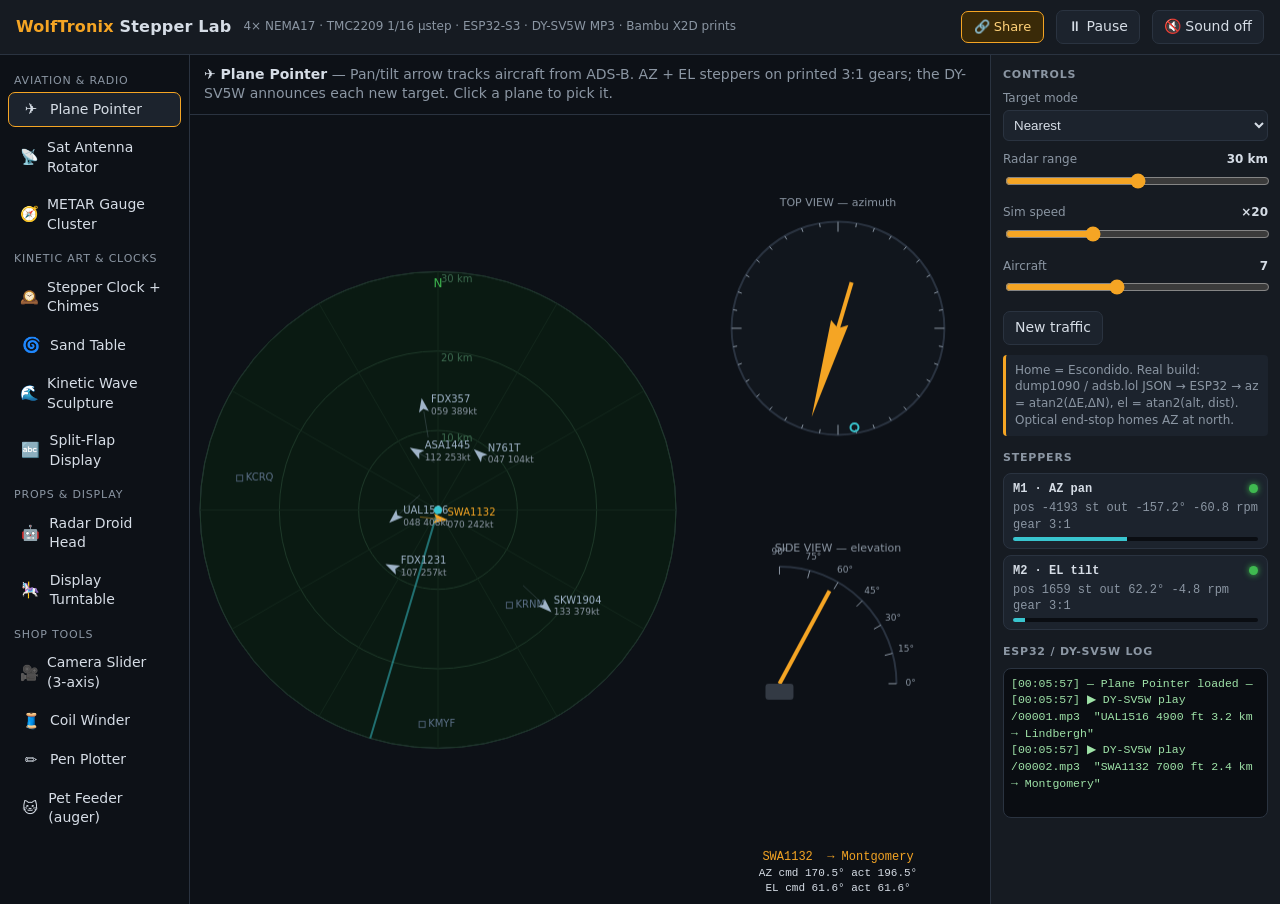
<file: stepper-lab/index.html>
<!DOCTYPE html>
<html lang="en">
<head>
<meta charset="utf-8">
<meta name="viewport" content="width=device-width, initial-scale=1">
<title>WolfTronix Stepper Lab</title>
<style>
:root{--bg:#0d1117;--pn:#161b22;--pn2:#1c232d;--ln:#2a3340;--tx:#d6dde6;--dim:#8b96a3;--amb:#f5a524;--cy:#39c5cf;--gr:#3fb950;--rd:#f85149;--vi:#a371f7}
*{box-sizing:border-box}
html,body{margin:0;height:100%;background:var(--bg);color:var(--tx);font:14px/1.4 system-ui,-apple-system,Segoe UI,Roboto,sans-serif}
header{display:flex;align-items:center;gap:12px;padding:10px 16px;border-bottom:1px solid var(--ln);background:var(--pn)}
header h1{font-size:16px;margin:0;font-weight:650;letter-spacing:.2px}
header h1 span{color:var(--amb)}
header .sub{color:var(--dim);font-size:12px}
header .sp{flex:1}
button{background:var(--pn2);color:var(--tx);border:1px solid var(--ln);border-radius:7px;padding:6px 11px;font:inherit;cursor:pointer}
button:hover{border-color:var(--amb)}
button.on{background:#3a2a08;border-color:var(--amb);color:#ffd27a}
#app{display:grid;grid-template-columns:190px 1fr 290px;height:calc(100% - 51px)}
nav{border-right:1px solid var(--ln);overflow:auto;padding:8px}
nav button{display:flex;gap:8px;align-items:center;width:100%;text-align:left;margin-bottom:4px;border-color:transparent;background:transparent}
nav button .ic{width:22px;text-align:center;font-size:15px}
nav button.act{background:var(--pn2);border-color:var(--amb)}
nav .grp{color:var(--dim);font-size:11px;text-transform:uppercase;letter-spacing:.8px;margin:10px 6px 4px}
main{display:flex;flex-direction:column;min-width:0}
#desc{padding:10px 14px;border-bottom:1px solid var(--ln);color:var(--dim)}
#desc b{color:var(--tx)}
#cw{flex:1;position:relative;min-height:300px}
canvas#cv{position:absolute;inset:0;width:100%;height:100%;display:block}
aside{border-left:1px solid var(--ln);overflow:auto;padding:12px;background:var(--pn)}
aside h3{font-size:11px;text-transform:uppercase;letter-spacing:.8px;color:var(--dim);margin:14px 0 8px}
aside h3:first-child{margin-top:0}
.ctl{margin-bottom:10px}
.ctl label{display:flex;justify-content:space-between;font-size:12px;color:var(--dim);margin-bottom:3px}
.ctl label b{color:var(--tx);font-weight:600}
.ctl input[type=range]{width:100%;accent-color:var(--amb)}
.ctl select,.ctl input[type=text]{width:100%;background:var(--pn2);color:var(--tx);border:1px solid var(--ln);border-radius:6px;padding:6px}
.row{display:flex;gap:6px;flex-wrap:wrap;margin-bottom:10px}
.mot{background:var(--pn2);border:1px solid var(--ln);border-radius:8px;padding:7px 9px;margin-bottom:6px;font:12px/1.35 ui-monospace,SFMono-Regular,Consolas,monospace}
.mot .h{display:flex;justify-content:space-between;color:var(--tx);font-weight:600;margin-bottom:3px}
.mot .h i{font-style:normal;width:9px;height:9px;border-radius:50%;background:#333;display:inline-block;margin-top:3px}
.mot .h i.run{background:var(--gr);box-shadow:0 0 6px var(--gr)}
.mot .k{color:var(--dim)}
.bar{height:4px;background:#0a0d12;border-radius:2px;margin-top:4px;overflow:hidden}
.bar div{height:100%;background:var(--cy)}
#log{font:11.5px/1.45 ui-monospace,Consolas,monospace;background:#0a0d12;border:1px solid var(--ln);border-radius:8px;padding:7px;height:150px;overflow:auto;color:#9fe3a8;white-space:pre-wrap}
.note{font-size:12px;color:var(--dim);background:var(--pn2);border-left:3px solid var(--amb);padding:7px 9px;border-radius:4px}
@media (max-width:900px){
 #app{grid-template-columns:1fr;height:auto}
 nav{display:flex;overflow-x:auto;border-right:0;border-bottom:1px solid var(--ln)}
 nav button{width:auto;white-space:nowrap;margin-right:4px}
 nav .grp{display:none}
 #cw{height:58vh}
 aside{border-left:0;border-top:1px solid var(--ln)}
 header .sub{display:none}
}
</style>
<style>
#shareBtn{background:#3a2a08;border:1px solid #f5a524;color:#ffd27a;border-radius:7px;padding:6px 12px;font:inherit;font-size:13px;cursor:pointer}
#shareDlg{position:fixed;inset:0;background:#000a;display:none;align-items:center;justify-content:center;z-index:99}
#shareDlg.open{display:flex}
#shareDlg .box{background:#141922;border:1px solid #283240;border-radius:12px;padding:18px;width:min(440px,92vw);color:#dbe2ea;font:14px system-ui,sans-serif}
#shareDlg h4{margin:0 0 4px;font-size:16px}#shareDlg p{margin:0 0 12px;color:#8d99a6;font-size:12.5px}
#shareDlg .row{display:flex;gap:6px}#shareDlg input{flex:1;background:#0a0d12;color:#dbe2ea;border:1px solid #283240;border-radius:7px;padding:7px;font:12.5px ui-monospace,Consolas,monospace}
#shareDlg button{background:#1b222d;color:#dbe2ea;border:1px solid #283240;border-radius:7px;padding:7px 11px;cursor:pointer;font:inherit;font-size:13px}
#shareDlg button.ok{border-color:#3fb950;color:#3fb950}
#shareDlg .soc{display:flex;gap:6px;flex-wrap:wrap;margin-top:12px}
#shareDlg .soc a{background:#1b222d;border:1px solid #283240;border-radius:7px;padding:6px 10px;color:#dbe2ea;text-decoration:none;font-size:13px}
#shareDlg .soc a:hover,#shareDlg button:hover{border-color:#f5a524}
</style>
</head>
<body>
<header>
 <h1><span>WolfTronix</span> Stepper Lab</h1>
 <div class="sub">4× NEMA17 · TMC2209 1/16 µstep · ESP32-S3 · DY-SV5W MP3 · Bambu X2D prints</div>
 <div class="sp"></div>
 <button id="shareBtn">🔗 Share</button>
 <button id="bPause">⏸ Pause</button>
 <button id="bSound">🔇 Sound off</button>
</header>
<div id="app">
 <nav id="nav"></nav>
 <main>
  <div id="desc"></div>
  <div id="cw"><canvas id="cv"></canvas></div>
 </main>
 <aside>
  <h3>Controls</h3>
  <div id="ctl"></div>
  <h3>Steppers</h3>
  <div id="mot"></div>
  <h3>ESP32 / DY-SV5W log</h3>
  <div id="log"></div>
 </aside>
</div>
<script>
"use strict";
// ---------- helpers ----------
const TAU=Math.PI*2, R=d=>d*Math.PI/180, D=r=>r*180/Math.PI;
const clamp=(v,a,b)=>v<a?a:v>b?b:v, lerp=(a,b,t)=>a+(b-a)*t, rnd=(a,b)=>a+Math.random()*(b-a), pick=a=>a[Math.floor(Math.random()*a.length)];
const wrap360=d=>((d%360)+360)%360, angDiff=(a,b)=>((a-b)%360+540)%360-180;
const C={bg:'#0d1117',pn:'#161b22',ln:'#2a3340',tx:'#d6dde6',dim:'#8b96a3',amb:'#f5a524',cy:'#39c5cf',gr:'#3fb950',rd:'#f85149',vi:'#a371f7'};

// ---------- stepper model ----------
class Stepper{
 constructor(name,o={}){
  this.name=name;this.spr=o.spr||3200;this.gear=o.gear||1;this.vmax=o.vmax||4000;this.acc=o.acc||8000;
  this.unit=o.unit||'°';this.perRev=o.perRev||360; // output units per output rev
  this.pos=0;this.v=0;this.target=0;this.mode='pos';this.speed=0;this.total=0;this.note=o.note||'';
 }
 get stepsPerUnit(){return this.spr*this.gear/this.perRev}
 moveTo(s){this.mode='pos';this.target=s}
 moveToU(u){this.moveTo(u*this.stepsPerUnit)}
 moveToWrap(d){const cur=this.target/this.stepsPerUnit;this.moveToU(cur+angDiff(d,cur))}
 run(sps){this.mode='spd';this.speed=sps}
 u(){return this.pos/this.stepsPerUnit}
 tu(){return this.target/this.stepsPerUnit}
 rpm(){return this.v/this.spr*60}
 busy(){return this.mode==='spd'?Math.abs(this.v)>1:Math.abs(this.target-this.pos)>0.5||Math.abs(this.v)>1}
 update(dt){
  let want;
  if(this.mode==='spd') want=clamp(this.speed,-this.vmax,this.vmax);
  else{const d=this.target-this.pos;
   if(Math.abs(d)<0.5&&Math.abs(this.v)<this.acc*dt*2){this.total+=Math.abs(d);this.pos=this.target;this.v=0;return}
   want=Math.sign(d)*Math.min(this.vmax,Math.sqrt(2*this.acc*Math.abs(d)));}
  const dv=clamp(want-this.v,-this.acc*dt,this.acc*dt);this.v+=dv;
  let step=this.v*dt;
  if(this.mode==='pos'){const d=this.target-this.pos;if(Math.sign(step)===Math.sign(d)&&Math.abs(step)>Math.abs(d)){step=d;}}
  this.pos+=step;this.total+=Math.abs(step);
 }
}

// ---------- audio / MP3 emulation ----------
let soundOn=false,AC=null;
function ac(){if(!AC){AC=new (window.AudioContext||window.webkitAudioContext)()}return AC}
function tone(f,dur,o={}){if(!soundOn)return;try{const a=ac(),t=a.currentTime+(o.when||0);const os=a.createOscillator(),g=a.createGain();os.type=o.type||'sine';os.frequency.setValueAtTime(f,t);if(o.to)os.frequency.exponentialRampToValueAtTime(o.to,t+dur);const v=o.vol||0.12;g.gain.setValueAtTime(0.0001,t);g.gain.exponentialRampToValueAtTime(v,t+0.008);g.gain.exponentialRampToValueAtTime(0.0001,t+dur);os.connect(g).connect(a.destination);os.start(t);os.stop(t+dur+0.05)}catch(e){}}
function bell(f,when=0,vol=0.12){tone(f,2.2,{when,vol});tone(f*2.01,1.2,{when,vol:vol*0.35});tone(f*3.02,0.7,{when,vol:vol*0.15})}
let noiseBuf=null;
function clack(vol=0.25){if(!soundOn)return;try{const a=ac();if(!noiseBuf){noiseBuf=a.createBuffer(1,a.sampleRate*0.03,a.sampleRate);const d=noiseBuf.getChannelData(0);for(let i=0;i<d.length;i++)d[i]=(Math.random()*2-1)*Math.pow(1-i/d.length,4)}const s=a.createBufferSource(),g=a.createGain(),f=a.createBiquadFilter();f.type='bandpass';f.frequency.value=2500;s.buffer=noiseBuf;g.gain.value=vol;s.connect(f).connect(g).connect(a.destination);s.start()}catch(e){}}
function say(text){if(!soundOn||!window.speechSynthesis)return;try{speechSynthesis.cancel();const u=new SpeechSynthesisUtterance(text);u.rate=1.02;speechSynthesis.speak(u)}catch(e){}}
let mp3n=1;const logEl=document.getElementById('log');
function log(msg){const t=new Date().toTimeString().slice(0,8);logEl.textContent+=`[${t}] ${msg}\n`;if(logEl.textContent.length>6000)logEl.textContent=logEl.textContent.slice(-4000);logEl.scrollTop=1e9}
function mp3(desc,speak){log(`▶ DY-SV5W play /${String(mp3n++%200).padStart(5,'0')}.mp3  "${desc}"`);if(speak)say(speak)}

// ---------- UI framework ----------
const sims=[];let cur=null,paused=false;
const nav=document.getElementById('nav'),ctl=document.getElementById('ctl'),motEl=document.getElementById('mot'),descEl=document.getElementById('desc');
const cv=document.getElementById('cv'),ctx=cv.getContext('2d');let W=0,H=0;
function resize(){const r=cv.getBoundingClientRect(),dpr=window.devicePixelRatio||1;W=r.width;H=r.height;cv.width=W*dpr;cv.height=H*dpr;ctx.setTransform(dpr,0,0,dpr,0,0)}
window.addEventListener('resize',resize);
const UI={
 slider(label,min,max,step,val,fn,fmt=v=>v){const d=document.createElement('div');d.className='ctl';d.innerHTML=`<label>${label}<b></b></label><input type=range min=${min} max=${max} step=${step} value=${val}>`;const i=d.querySelector('input'),b=d.querySelector('b');const up=()=>{b.textContent=fmt(+i.value);fn(+i.value)};i.oninput=up;ctl.appendChild(d);b.textContent=fmt(val);fn(val);return i},
 select(label,opts,fn,val){const d=document.createElement('div');d.className='ctl';d.innerHTML=`<label>${label}</label><select>${opts.map(o=>`<option>${o}</option>`).join('')}</select>`;const s=d.querySelector('select');if(val)s.value=val;s.onchange=()=>fn(s.value);ctl.appendChild(d);fn(s.value);return s},
 text(label,val,fn){const d=document.createElement('div');d.className='ctl';d.innerHTML=`<label>${label}</label><input type=text value="${val}">`;const i=d.querySelector('input');i.onchange=()=>fn(i.value);i.onkeyup=e=>{if(e.key==='Enter')fn(i.value)};ctl.appendChild(d);return i},
 buttons(list){const d=document.createElement('div');d.className='row';for(const [l,f] of list){const b=document.createElement('button');b.textContent=l;b.onclick=()=>f(b);d.appendChild(b)}ctl.appendChild(d);return d},
 toggle(label,val,fn){const d=document.createElement('div');d.className='row';const b=document.createElement('button');const set=v=>{val=v;b.className=v?'on':'';b.textContent=(v?'✔ ':'○ ')+label;fn(v)};b.onclick=()=>set(!val);d.appendChild(b);ctl.appendChild(d);set(val);return d},
 note(html){const d=document.createElement('div');d.className='note';d.innerHTML=html;ctl.appendChild(d)}
};
function select(i){
 cur=sims[i];[...nav.querySelectorAll('button')].forEach(b=>b.classList.toggle('act',+b.dataset.i===i));
 ctl.innerHTML='';motEl.innerHTML='';descEl.innerHTML=`<b>${cur.icon} ${cur.name}</b> — ${cur.desc}`;
 cur.motors=[];cur.ready=false;cur.init(UI);buildMot();
 log(`— ${cur.name} loaded —`);
 try{location.hash=cur.id}catch(e){}
}
function buildMot(){
 motEl.innerHTML=cur.motors.map((m,k)=>`<div class=mot><div class=h><span>M${k+1} · ${m.name}</span><i id=mi${k}></i></div><div id=mt${k} class=k></div><div class=bar><div id=mb${k}></div></div></div>`).join('');
}
let lastPanel=0;
function panel(now){if(now-lastPanel<100)return;lastPanel=now;cur.motors.forEach((m,k)=>{const e=document.getElementById('mt'+k);if(!e)return;const out=m.u();e.textContent=`pos ${Math.round(m.pos).toString().padStart(8)} st\nout ${out.toFixed(1)}${m.unit}  ${m.rpm().toFixed(1)} rpm${m.gear!==1?`\ngear ${m.gear}:1`:''}${m.note?'  '+m.note:''}`;document.getElementById('mb'+k).style.width=clamp(Math.abs(m.v)/m.vmax*100,0,100)+'%';document.getElementById('mi'+k).className=m.busy()?'run':''})}
let pointer={x:0,y:0,down:false};
function ptr(e){const r=cv.getBoundingClientRect();pointer.x=e.clientX-r.left;pointer.y=e.clientY-r.top}
cv.addEventListener('pointerdown',e=>{ptr(e);pointer.down=true;cv.setPointerCapture(e.pointerId);cur.down&&cur.down(pointer.x,pointer.y)});
cv.addEventListener('pointermove',e=>{ptr(e);cur.move&&cur.move(pointer.x,pointer.y,pointer.down)});
cv.addEventListener('pointerup',e=>{pointer.down=false;cur.up&&cur.up()});
document.getElementById('bPause').onclick=e=>{paused=!paused;e.target.textContent=paused?'▶ Run':'⏸ Pause';e.target.className=paused?'on':''};
document.getElementById('bSound').onclick=e=>{soundOn=!soundOn;e.target.textContent=soundOn?'🔊 Sound on':'🔇 Sound off';e.target.className=soundOn?'on':'';if(soundOn){try{ac().resume()}catch(x){}}else{try{speechSynthesis.cancel()}catch(x){}}};
let last=performance.now();
function frame(now){const dt=Math.min(0.05,(now-last)/1000);last=now;
 if(cur){if(!paused){cur.update(dt);cur.motors.forEach(m=>m.update(dt));cur.post&&cur.post(dt)}
  ctx.fillStyle=C.bg;ctx.fillRect(0,0,W,H);ctx.save();cur.draw(ctx,W,H);ctx.restore();panel(now)}
 requestAnimationFrame(frame)}
function addSim(s){sims.push(s)}

// drawing helpers
function circ(x,y,r,fill,stroke,lw=1){ctx.beginPath();ctx.arc(x,y,r,0,TAU);if(fill){ctx.fillStyle=fill;ctx.fill()}if(stroke){ctx.strokeStyle=stroke;ctx.lineWidth=lw;ctx.stroke()}}
function line(x1,y1,x2,y2,c,lw=1){ctx.beginPath();ctx.moveTo(x1,y1);ctx.lineTo(x2,y2);ctx.strokeStyle=c;ctx.lineWidth=lw;ctx.stroke()}
function txt(s,x,y,c=C.tx,size=12,align='left',font='system-ui'){ctx.fillStyle=c;ctx.font=`${size}px ${font}`;ctx.textAlign=align;ctx.textBaseline='middle';ctx.fillText(s,x,y)}
function mono(s,x,y,c=C.tx,size=12,align='left'){txt(s,x,y,c,size,align,'ui-monospace,Consolas,monospace')}
function rrect(x,y,w,h,r,fill,stroke){ctx.beginPath();ctx.roundRect?ctx.roundRect(x,y,w,h,r):ctx.rect(x,y,w,h);if(fill){ctx.fillStyle=fill;ctx.fill()}if(stroke){ctx.strokeStyle=stroke;ctx.lineWidth=1;ctx.stroke()}}
// screen angle from compass degrees (0=up, clockwise)
const cx=(x,a,r)=>x+Math.sin(R(a))*r, cy=(y,a,r)=>y-Math.cos(R(a))*r;

// =====================================================================
// 1. PLANE POINTER
// =====================================================================
addSim({id:'plane',grp:'Aviation & radio',name:'Plane Pointer',icon:'✈️',
desc:'Pan/tilt arrow tracks aircraft from ADS-B. AZ + EL steppers on printed 3:1 gears; the DY-SV5W announces each new target. Click a plane to pick it.',
init(ui){
 this.az=new Stepper('AZ pan',{gear:3,vmax:7000,acc:7000});this.el=new Stepper('EL tilt',{gear:3,vmax:5000,acc:6000});
 this.motors=[this.az,this.el];this.planes=[];this.range=30;this.ts=20;this.sel=null;this.tgt=null;this.trailT=0;
 ui.select('Target mode',['Nearest','Click to pick','Lowest altitude','Fastest'],v=>this.mode=v);
 ui.slider('Radar range',10,50,1,30,v=>this.range=v,v=>v+' km');
 ui.slider('Sim speed',1,60,1,20,v=>this.ts=v,v=>'×'+v);
 ui.slider('Aircraft',2,14,1,7,v=>{this.n=v;while(this.planes.length<v)this.planes.push(this.spawn(true));this.planes.length=v});
 ui.buttons([['New traffic',()=>{this.planes=this.planes.map(()=>this.spawn(true))}]]);
 ui.note('Home = Escondido. Real build: dump1090 / adsb.lol JSON → ESP32 → az = atan2(ΔE,ΔN), el = atan2(alt, dist). Optical end-stop homes AZ at north.');
},
spawn(any){const al=[['SWA','Southwest'],['ASA','Alaska'],['UAL','United'],['AAL','American'],['SKW','SkyWest'],['FDX','FedEx'],['N','November']];const a=pick(al);
 const ph=['alpha','bravo','charlie','delta','echo','foxtrot','golf','hotel','kilo','lima','mike','papa','romeo','sierra','tango','victor','whiskey','x-ray','yankee','zulu'];
 let cs,sp,alt,kt;if(a[0]==='N'){const n=Math.floor(rnd(100,999)),l=Math.floor(rnd(0,20));cs='N'+n+ph[l][0].toUpperCase();sp=`November ${String(n).split('').join(' ')} ${ph[l]}`;alt=rnd(2500,7500);kt=rnd(95,140)}
 else{const n=Math.floor(rnd(100,2999));cs=a[0]+n;sp=`${a[1]} ${String(n).split('').join(' ')}`;alt=rnd(4000,24000);kt=rnd(230,420)}
 const ang=rnd(0,TAU),r=any?rnd(2,this.range):this.range;const x=Math.sin(ang)*r,y=Math.cos(ang)*r;
 const hdg=any?rnd(0,360):wrap360(D(Math.atan2(-x,-y))+rnd(-40,40));
 return{cs,sp,x,y,hdg,alt,kt,dest:pick(['Lindbergh','Palomar','Montgomery','Los Angeles','Ontario','Phoenix']),trail:[]}},
update(dt){
 this.trailT+=dt;const addTrail=this.trailT>0.4;if(addTrail)this.trailT=0;
 for(let i=0;i<this.planes.length;i++){const p=this.planes[i];const v=p.kt*1.852/3600*this.ts;p.hdg=wrap360(p.hdg+rnd(-3,3)*dt);p.x+=Math.sin(R(p.hdg))*v*dt;p.y+=Math.cos(R(p.hdg))*v*dt;p.alt=clamp(p.alt+rnd(-40,40)*dt*this.ts,1500,30000);
  if(addTrail){p.trail.push([p.x,p.y]);if(p.trail.length>25)p.trail.shift()}
  if(Math.hypot(p.x,p.y)>this.range*1.15)this.planes[i]=this.spawn(false)}
 let t=null;const pl=this.planes;const d3=p=>Math.hypot(p.x,p.y,p.alt*0.0003048);
 if(this.mode==='Click to pick'){t=pl.includes(this.sel)?this.sel:null}
 else if(this.mode==='Lowest altitude')t=pl.reduce((a,b)=>!a||b.alt<a.alt?b:a,null);
 else if(this.mode==='Fastest')t=pl.reduce((a,b)=>!a||b.kt>a.kt?b:a,null);
 else t=pl.reduce((a,b)=>!a||d3(b)<d3(a)?b:a,null);
 if(t!==this.tgt){this.tgt=t;if(t){const dist=Math.hypot(t.x,t.y);mp3(`${t.cs} ${Math.round(t.alt/100)*100} ft ${dist.toFixed(1)} km → ${t.dest}`,`${t.sp}, ${Math.round(t.alt/100)*100} feet, ${dist.toFixed(0)} kilometers, inbound ${t.dest}`)}}
 if(t){const dist=Math.hypot(t.x,t.y);this.cmdAz=wrap360(D(Math.atan2(t.x,t.y)));this.cmdEl=clamp(D(Math.atan2(t.alt*0.0003048,dist)),0,89);this.az.moveToWrap(this.cmdAz);this.el.moveToU(this.cmdEl)}
},
down(x,y){if(this.mode!=='Click to pick')return;let best=null,bd=30;for(const p of this.planes){const sx=this.mx+p.x*this.ms,sy=this.my-p.y*this.ms;const d=Math.hypot(sx-x,sy-y);if(d<bd){bd=d;best=p}}if(best)this.sel=best},
draw(c,W,H){
 const mw=Math.min(W*0.62,H)-20;this.mx=10+mw/2;this.my=H/2;this.ms=mw/2/this.range;const mx=this.mx,my=this.my,ms=this.ms;
 circ(mx,my,mw/2,'#0a1a12',C.ln);
 for(let r=10;r<=this.range;r+=10){circ(mx,my,r*ms,null,'#1f3a2a');txt(r+' km',mx+3,my-r*ms+8,'#3d6b50',10)}
 for(let a=0;a<360;a+=30)line(mx,my,cx(mx,a,mw/2),cy(my,a,mw/2),'#14281d');
 txt('N',mx,my-mw/2+12,C.gr,12,'center');
 // airports
 for(const [n,x,y] of [['KMYF',-2,-27],['KCRQ',-25,4],['KSAN',-14,-34],['KRNM',9,-12]]){if(Math.hypot(x,y)<this.range){const sx=mx+x*ms,sy=my-y*ms;ctx.strokeStyle='#4b5d72';ctx.strokeRect(sx-3,sy-3,6,6);txt(n,sx+6,sy,'#5c7088',10)}}
 // pointer actual
 const aa=this.az.u(),ea=this.el.u();line(mx,my,cx(mx,aa,mw/2),cy(my,aa,mw/2),'rgba(57,197,207,.5)',2);
 for(const p of this.planes){const sx=mx+p.x*ms,sy=my-p.y*ms;const isT=p===this.tgt;
  c.beginPath();p.trail.forEach(([x,y],i)=>{const tx=mx+x*ms,ty=my-y*ms;i?c.lineTo(tx,ty):c.moveTo(tx,ty)});c.strokeStyle=isT?'rgba(245,165,36,.5)':'rgba(140,160,180,.25)';c.lineWidth=1;c.stroke();
  c.save();c.translate(sx,sy);c.rotate(R(p.hdg));c.beginPath();c.moveTo(0,-8);c.lineTo(5,6);c.lineTo(0,3);c.lineTo(-5,6);c.closePath();c.fillStyle=isT?C.amb:'#9fb3c8';c.fill();c.restore();
  txt(p.cs,sx+8,sy-6,isT?C.amb:'#9fb3c8',10);txt(Math.round(p.alt/100).toString().padStart(3,'0')+' '+Math.round(p.kt)+'kt',sx+8,sy+6,C.dim,9)}
 circ(mx,my,4,C.cy);
 // device view
 const dx=Math.min(W*0.62,H)+(W-Math.min(W*0.62,H))/2,cw=W-Math.min(W*0.62,H);if(cw<160)return;
 const r1=Math.min(cw*0.35,H*0.2);let y1=H*0.27;
 txt('TOP VIEW — azimuth',dx,y1-r1-18,C.dim,11,'center');circ(dx,y1,r1,'#11161d',C.ln,2);
 for(let a=0;a<360;a+=10)line(cx(dx,a,r1),cy(y1,a,r1),cx(dx,a,r1-(a%90?4:10)),cy(y1,a,r1-(a%90?4:10)),C.dim);
 // gear teeth ring rotating
 c.save();c.translate(dx,y1);c.rotate(R(aa));c.fillStyle=C.amb;c.beginPath();c.moveTo(0,-r1+14);c.lineTo(9,6);c.lineTo(0,0);c.lineTo(-9,6);c.closePath();c.fill();c.fillRect(-2,0,4,r1*0.45);c.restore();
 if(this.cmdAz!=null)circ(cx(dx,this.cmdAz,r1-6),cy(y1,this.cmdAz,r1-6),4,null,C.cy,2);
 let y2=H*0.72,r2=r1*1.1;txt('SIDE VIEW — elevation',dx,y2-r2-18,C.dim,11,'center');
 c.beginPath();c.arc(dx-r2/2,y2,r2,-Math.PI/2,0);c.strokeStyle=C.ln;c.lineWidth=2;c.stroke();
 for(let e=0;e<=90;e+=15){const a=R(e);line(dx-r2/2+Math.cos(a)*r2,y2-Math.sin(a)*r2,dx-r2/2+Math.cos(a)*(r2-8),y2-Math.sin(a)*(r2-8),C.dim);txt(e+'°',dx-r2/2+Math.cos(a)*(r2+14),y2-Math.sin(a)*(r2+14),C.dim,9,'center')}
 const ear=R(ea);line(dx-r2/2,y2,dx-r2/2+Math.cos(ear)*r2*0.9,y2-Math.sin(ear)*r2*0.9,C.amb,4);rrect(dx-r2/2-14,y2,28,16,3,'#333a44');
 const t=this.tgt;if(t){mono(`${t.cs}  → ${t.dest}`,dx,H-48,C.amb,12,'center');mono(`AZ cmd ${this.cmdAz.toFixed(1)}° act ${wrap360(aa).toFixed(1)}°`,dx,H-32,C.tx,11,'center');mono(`EL cmd ${this.cmdEl.toFixed(1)}° act ${ea.toFixed(1)}°`,dx,H-17,C.tx,11,'center')}
}});

// =====================================================================
// 2. ANTENNA ROTATOR
// =====================================================================
addSim({id:'rotator',grp:'Aviation & radio',name:'Sat Antenna Rotator',icon:'📡',
desc:'Az/El rotator for a small Yagi, fed by Gpredict over WiFi using the rotctld protocol. Watch tracking error during high-elevation passes, when the azimuth swings fast.',
init(ui){
 this.motors=[];this.mk=g=>{this.az=new Stepper('AZ worm',{gear:g,vmax:24000,acc:30000});this.el=new Stepper('EL worm',{gear:g,vmax:24000,acc:30000});this.motors.length=0;this.motors.push(this.az,this.el)};
 this.mk(60);this.ts=10;this.beam=15;this.cmdT=0;
 ui.select('Worm gear ratio',['60','10','30','100'],v=>{const a=this.az?this.az.u():0,e=this.el?this.el.u():0;this.mk(+v);this.az.pos=this.az.target=a*this.az.stepsPerUnit;this.el.pos=this.el.target=e*this.el.stepsPerUnit;if(this.ready)buildMot()});
 ui.slider('Pass time warp',1,40,1,10,v=>this.ts=v,v=>'×'+v);
 ui.slider('Antenna beamwidth',6,40,1,15,v=>this.beam=v,v=>'±'+v+'°');
 ui.buttons([['New pass',()=>this.newPass()],['Overhead pass',()=>this.newPass(86)]]);
 this.ready=true;ui.note('Gear ratio is a trade-off: high ratio = holds against wind and gives fine resolution, but slower slewing. Try 100:1 on an overhead pass.');
 if(!this.pass)this.newPass();
},
newPass(maxEl){const n=pick(['ISS','SO-50','AO-91','AO-27','RS-44','NOAA-19']);maxEl=maxEl||rnd(12,80);const dd=1-maxEl/90;const pa=rnd(0,TAU);
 this.pass={n,maxEl,d:dd,ang:pa,dur:rnd(480,720),t:-60};mp3(`${n} pass, max el ${maxEl.toFixed(0)}°`,`New pass. ${n.replace('-',' ')}, maximum elevation ${maxEl.toFixed(0)} degrees`);this.aos=false;this.los=false},
satAt(t){const p=this.pass;const s=clamp(t/p.dur,0,1);const half=Math.sqrt(Math.max(0,1-p.d*p.d));const px=Math.cos(p.ang)*p.d,py=Math.sin(p.ang)*p.d;const dx=-Math.sin(p.ang),dy=Math.cos(p.ang);const x=px+dx*(s-0.5)*2*half,y=py+dy*(s-0.5)*2*half;const r=Math.hypot(x,y);return{az:wrap360(D(Math.atan2(x,y))),el:clamp(90*(1-r),0,90),x,y}},
update(dt){const p=this.pass;p.t+=dt*this.ts;if(p.t>p.dur+60)this.newPass();
 const s=this.satAt(p.t);this.sat=s;
 if(p.t>=0&&!this.aos){this.aos=true;mp3(`AOS ${p.n}`,`Acquisition of signal`)}
 if(p.t>=p.dur&&!this.los){this.los=true;mp3(`LOS ${p.n}`,`Loss of signal`)}
 this.cmdT+=dt;if(this.cmdT>0.5){this.cmdT=0;log(`rotctld ← P ${s.az.toFixed(1)} ${s.el.toFixed(1)}`)}
 this.az.moveToWrap(s.az);this.el.moveToU(p.t<0?0:s.el)},
draw(c,W,H){const s=this.sat;if(!s)return;const r=Math.min(W*0.55,H)/2-24,mx=r+24,my=H/2;
 circ(mx,my,r,'#0b1220',C.ln,1.5);[30,60].forEach(e=>{circ(mx,my,r*(1-e/90),null,'#1e2a3c');txt(e+'°',mx+3,my-r*(1-e/90)+8,C.dim,9)});
 ['N','E','S','W'].forEach((l,i)=>txt(l,cx(mx,i*90,r+12),cy(my,i*90,r+12),C.dim,12,'center'));line(mx-r,my,mx+r,my,'#1e2a3c');line(mx,my-r,mx,my+r,'#1e2a3c');
 // pass path
 c.beginPath();for(let i=0;i<=60;i++){const q=this.satAt(i/60*this.pass.dur);const X=mx+q.x*r,Y=my-q.y*r;i?c.lineTo(X,Y):c.moveTo(X,Y)}c.setLineDash([4,4]);c.strokeStyle='#5c6f88';c.stroke();c.setLineDash([]);
 const pt=(az,el)=>[mx+Math.sin(R(az))*r*(1-el/90),my-Math.cos(R(az))*r*(1-el/90)];
 const [ax,ay]=pt(wrap360(this.az.u()),this.el.u());const [sx,sy]=pt(s.az,s.el);
 circ(ax,ay,this.beam/90*r,'rgba(57,197,207,.12)',C.cy);circ(ax,ay,3,C.cy);
 const vis=this.pass.t>=0&&this.pass.t<=this.pass.dur;circ(sx,sy,6,vis?C.amb:'#555');txt(this.pass.n,sx+9,sy,vis?C.amb:C.dim,11);
 // error
 const a1=R(s.el),a2=R(this.el.u()),dz=R(angDiff(s.az,this.az.u()));const err=D(Math.acos(clamp(Math.sin(a1)*Math.sin(a2)+Math.cos(a1)*Math.cos(a2)*Math.cos(dz),-1,1)));
 // side panel
 const px=mx+r+40,pw=W-px-10;if(pw<150)return;const bx=px+pw/2;
 mono(`${this.pass.n}  max ${this.pass.maxEl.toFixed(0)}°`,bx,30,C.amb,13,'center');
 const t=this.pass.t;mono(t<0?`AOS in ${(-t).toFixed(0)} s`:t<=this.pass.dur?`T+${t.toFixed(0)} s / ${this.pass.dur.toFixed(0)} s`:'LOS',bx,50,C.tx,12,'center');
 mono(`SAT az ${s.az.toFixed(1)}° el ${s.el.toFixed(1)}°`,bx,76,C.tx,12,'center');mono(`ANT az ${wrap360(this.az.u()).toFixed(1)}° el ${this.el.u().toFixed(1)}°`,bx,94,C.cy,12,'center');
 const ok=err<this.beam;rrect(bx-80,108,160,28,6,ok?'#123d1f':'#3d1414');mono(`${ok?'IN BEAM':'OFF TARGET'}  ${err.toFixed(1)}°`,bx,122,ok?C.gr:C.rd,13,'center');
 // mast + yagi
 const gy=H-30,mt=Math.max(160,H*0.45);line(bx,gy,bx,gy-mt,'#6b7684',5);line(bx-40,gy,bx+40,gy,'#6b7684',3);rrect(bx-14,gy-mt-10,28,20,4,'#333a44');
 const el=R(this.el.u()),L=Math.min(pw*0.42,120);const azr=R(this.az.u());const fx=Math.sin(azr);// foreshortening via az
 const ex=Math.cos(el)*L*(0.35+0.65*Math.abs(fx))*(fx<0?-1:1),ey=-Math.sin(el)*L;const yx=bx,yy=gy-mt;
 line(yx-ex*0.3,yy-ey*0.3,yx+ex,yy+ey,'#c9d1d9',3);for(let i=0;i<6;i++){const f=-0.25+i*0.24;const ox=yx+ex*f,oy=yy+ey*f;const len=14-i*1.4;const nx=-ey/L*len,ny=ex/L*len;line(ox-nx,oy-ny,ox+nx,oy+ny,'#c9d1d9',2)}
 txt('70 cm Yagi (printed boom clamps)',bx,gy+14,C.dim,10,'center')}
});

// =====================================================================
// 3. GAUGE CLUSTER
// =====================================================================
addSim({id:'gauges',grp:'Aviation & radio',name:'METAR Gauge Cluster',icon:'🧭',
desc:'Four stepper-driven needles show KMYF weather: wind direction, wind speed, altimeter, and nearby ADS-B traffic. Needles home with TMC2209 StallGuard (sensorless) against a printed stop.',
init(ui){const o={vmax:9000,acc:16000};this.m=[new Stepper('Wind dir',o),new Stepper('Wind kt',o),new Stepper('Altimeter',o),new Stepper('Traffic',o)];this.motors=this.m;
 this.m.forEach(m=>{m.pos=m.target=rnd(40,250)*m.stepsPerUnit});this.home();
 this.w={dir:270,spd:8,gust:0,alt:29.92,t:18,dp:12,cl:'FEW020',tr:5};this.tm=0;this.tt=0;
 ui.slider('METAR update every',4,60,1,12,v=>this.iv=v,v=>v+' s');ui.toggle('Speak new METAR',false,v=>this.speak=v);
 ui.buttons([['Re-home (StallGuard)',()=>this.home()],['New METAR now',()=>this.newMetar()],['Santa Ana wind',()=>{this.w.dir=60;this.w.spd=28;this.w.gust=38;this.newMetar(true)}]]);
 this.newMetar(true)},
home(){this.homing=1.6;this.m.forEach((m,i)=>{if(i===0)return;m.moveToU(-400)});log('Homing: StallGuard SGTHRS=60, driving needles to stop…')},
newMetar(keep){const w=this.w;if(!keep){w.dir=wrap360(w.dir+rnd(-40,40));w.spd=clamp(w.spd+rnd(-5,5),0,35);w.gust=Math.random()<0.25?w.spd+rnd(6,12):0;w.alt=clamp(w.alt+rnd(-0.06,0.06),29.5,30.5);w.t=clamp(w.t+rnd(-1,1),8,35);w.cl=pick(['SKC','FEW020','SCT035','BKN012','OVC008'])}
 const now=new Date();const z=String(now.getUTCDate()).padStart(2,'0')+String(now.getUTCHours()).padStart(2,'0')+String(now.getUTCMinutes()).padStart(2,'0');
 const d3=w.spd<1?'00000':String(Math.round(w.dir/10)*10%360||360).padStart(3,'0')+String(Math.round(w.spd)).padStart(2,'0');
 this.metar=`KMYF ${z}Z ${d3}${w.gust?'G'+Math.round(w.gust):''}KT 10SM ${w.cl} ${Math.round(w.t)}/${Math.round(w.dp)} A${Math.round(w.alt*100)}`;
 log('METAR '+this.metar);if(this.speak)mp3('ATIS-style weather',`Montgomery weather. Wind ${String(Math.round(w.dir/10)*10).split('').join(' ')} at ${Math.round(w.spd)}${w.gust?', gusting '+Math.round(w.gust):''}. Altimeter ${String(Math.round(w.alt*100)).split('').join(' ')}`)},
update(dt){if(this.homing>0){this.homing-=dt;for(let i=1;i<4;i++){const m=this.m[i];if(m.u()<=0){m.pos=0;m.v=0;m.target=0}}if(this.homing<=0)log('Homed ✓ all needles zeroed');return}
 this.tm+=dt;if(this.tm>this.iv){this.tm=0;this.newMetar()}this.tt+=dt;if(this.tt>3){this.tt=0;this.w.tr=clamp(Math.round(this.w.tr+rnd(-2.5,2.5)),0,20)}
 const w=this.w;const gust=w.gust?w.gust:w.spd;const live=w.spd+(gust-w.spd)*(0.5+0.5*Math.sin(performance.now()/700));
 this.m[0].moveToWrap(w.dir+Math.sin(performance.now()/1300)*4);this.m[1].moveToU(clamp(live/40,0,1)*270);this.m[2].moveToU(clamp((w.alt-29.5)/1,0,1)*270);this.m[3].moveToU(clamp(w.tr/20,0,1)*270)},
gauge(x,y,r,title,deg,ticks,labels,unit){circ(x,y,r+6,'#1a1f27');circ(x,y,r,'#0b0e13',C.ln,2);
 for(let i=0;i<=ticks;i++){const a=-135+270*i/ticks;const big=i%(ticks/(labels.length-1))===0;line(cx(x,a,r-2),cy(y,a,r-2),cx(x,a,r-(big?12:6)),cy(y,a,r-(big?12:6)),big?C.tx:C.dim,big?2:1)}
 labels.forEach((l,i)=>{const a=-135+270*i/(labels.length-1);txt(l,cx(x,a,r-24),cy(y,a,r-24),C.tx,Math.max(9,r*0.11),'center')});
 txt(title,x,y+r*0.45,C.dim,Math.max(10,r*0.11),'center');txt(unit,x,y+r*0.62,C.amb,Math.max(10,r*0.12),'center');
 const a=-135+deg;line(x,y,cx(x,a,r*0.82),cy(y,a,r*0.82),C.amb,3);line(x,y,cx(x,a+180,r*0.18),cy(y,a+180,r*0.18),C.amb,3);circ(x,y,6,'#444',C.amb)},
draw(c,W,H){const cols=W>H*1.4?4:2,rows=cols===4?1:2;const cw=W/cols,ch=(H-50)/rows;const r=Math.min(cw,ch)/2-22;const w=this.w;
 const pos=i=>[cw*(i%cols)+cw/2,ch*Math.floor(i/cols)+ch/2+10];
 // wind dir compass
 {const [x,y]=pos(0);circ(x,y,r+6,'#1a1f27');circ(x,y,r,'#0b0e13',C.ln,2);for(let a=0;a<360;a+=10)line(cx(x,a,r-2),cy(y,a,r-2),cx(x,a,r-(a%30?6:12)),cy(y,a,r-(a%30?6:12)),a%30?C.dim:C.tx);
  ['N','3','6','E','12','15','S','21','24','W','30','33'].forEach((l,i)=>txt(l,cx(x,i*30,r-24),cy(y,i*30,r-24),i%3?C.dim:C.tx,Math.max(9,r*0.11),'center'));
  const a=this.m[0].u();ctx.save();ctx.translate(x,y);ctx.rotate(R(a));ctx.beginPath();ctx.moveTo(0,-r*0.8);ctx.lineTo(8,-r*0.55);ctx.lineTo(3,-r*0.55);ctx.lineTo(3,r*0.6);ctx.lineTo(-3,r*0.6);ctx.lineTo(-3,-r*0.55);ctx.lineTo(-8,-r*0.55);ctx.closePath();ctx.fillStyle=C.cy;ctx.fill();ctx.restore();circ(x,y,6,'#444',C.cy);txt('WIND FROM',x,y+r*0.35,C.dim,Math.max(10,r*0.1),'center');txt(Math.round(w.dir)+'°',x,y+r*0.5,C.cy,Math.max(11,r*0.13),'center')}
 {const [x,y]=pos(1);this.gauge(x,y,r,'WIND',this.m[1].u(),40,['0','10','20','30','40'],`${Math.round(w.spd)}${w.gust?'G'+Math.round(w.gust):''} kt`)}
 {const [x,y]=pos(2);this.gauge(x,y,r,'ALTIMETER',this.m[2].u(),20,['29.5','29.75','30.0','30.25','30.5'],w.alt.toFixed(2)+' inHg')}
 {const [x,y]=pos(3);this.gauge(x,y,r,'ADS-B < 25 km',this.m[3].u(),20,['0','5','10','15','20'],w.tr+' aircraft')}
 rrect(10,H-40,W-20,30,6,'#0a0d12',C.ln);mono(this.homing>0?'HOMING… StallGuard sensorless — needles drive into printed stop':this.metar,W/2,H-25,this.homing>0?C.amb:C.gr,Math.min(14,W/50),'center')}
});

// =====================================================================
// 4. STEPPER CLOCK
// =====================================================================
addSim({id:'clock',grp:'Kinetic art & clocks',name:'Stepper Clock + Chimes',icon:'🕰️',
desc:'Three steppers on concentric printed shafts drive the hour, minute and second hands. NTP sync at boot spins the hands to the right time. Westminster or Kuckuck chime from the MP3 on the hour.',
init(ui){const o={vmax:12000,acc:20000};this.h=new Stepper('Hour hand',{...o,gear:2});this.mi=new Stepper('Minute hand',{...o,gear:2});this.s=new Stepper('Second hand',o);this.motors=[this.h,this.mi,this.s];
 const n=new Date();this.t=n.getHours()*3600+n.getMinutes()*60+n.getSeconds()+n.getMilliseconds()/1000;this.lastH=Math.floor(this.t/3600);this.lastQ=Math.floor(this.t/900);this.sp=1;
 log('NTP sync pool.ntp.org → '+n.toTimeString().slice(0,8)+' — spinning hands from 12:00');
 const t0=this.t;[[this.h,t0/43200*360],[this.mi,t0/3600*360],[this.s,t0*6]].forEach(([m,u])=>{m.pos=m.target=(u-wrap360(u))*m.stepsPerUnit});
 ui.select('Time speed',['×1 real time','×60','×600','×3600'],v=>this.sp=+v.split('×')[1].split(' ')[0]);
 ui.select('Chime',['Westminster','Kuckuck','Ship bells','Off'],v=>this.ch=v);ui.toggle('Quarter-hour chimes',false,v=>this.qt=v);ui.select('Second hand',['Tick','Sweep'],v=>this.sw=v==='Sweep');
 ui.buttons([['Test hour chime',()=>this.chime(Math.floor(this.t/3600)%12||12,0)],['Jump to :59:50',()=>{this.t=Math.floor(this.t/3600)*3600+3590;this.lastH=Math.floor(this.t/3600)}]])},
chime(hr,q){if(this.ch==='Off')return;const E4=329.63,Fs=369.99,Gs=415.3,B3=246.94;const seq=[[Gs,Fs,E4,B3],[E4,Gs,Fs,B3],[E4,Fs,Gs,E4],[Gs,E4,Fs,B3],[B3,Fs,Gs,E4]];
 if(this.ch==='Westminster'){const n=q===0?4:q;let w=0;for(let i=0;i<n;i++){for(const f of seq[i])bell(f,w,0.1),w+=0.55;w+=0.5}if(q===0){w+=0.6;for(let i=0;i<hr;i++)bell(164.81,w+i*1.4,0.14)}mp3(q===0?`Westminster + ${hr} strikes`:`Westminster quarter ${q}`)}
 else if(this.ch==='Kuckuck'){if(q)return;for(let i=0;i<hr;i++){tone(698,0.25,{when:i*0.9,vol:0.2,type:'triangle'});tone(587,0.35,{when:i*0.9+0.3,vol:0.2,type:'triangle'})}mp3(`Kuckuck ×${hr}`,null)}
 else{if(q)return;for(let i=0;i<hr;i++)bell(880,Math.floor(i/2)*1.1+(i%2)*0.35,0.1);mp3(`Ship bells ${hr}`)}},
update(dt){this.t+=dt*this.sp;const t=this.t;const H=Math.floor(t/3600),Q=Math.floor(t/900);
 if(H!==this.lastH){this.lastH=H;this.chime(H%12||12,0)}else if(Q!==this.lastQ&&this.qt){this.chime(0,Q%4)}this.lastQ=Q;
 this.h.moveToU(t/43200*360);this.mi.moveToU(t/3600*360);this.s.moveToU(this.sw||this.sp>1?t*6:Math.floor(t)*6)},
draw(c,W,H){const x=W/2,y=H/2,r=Math.min(W,H)/2-30;circ(x,y,r+10,'#2b1d10');circ(x,y,r,'#f3ead8');
 for(let i=0;i<60;i++){const a=i*6;line(cx(x,a,r-6),cy(y,a,r-6),cx(x,a,r-(i%5?12:24)),cy(y,a,r-(i%5?12:24)),'#3a2a1a',i%5?1.5:4)}
 for(let i=1;i<=12;i++)txt(['I','II','III','IIII','V','VI','VII','VIII','IX','X','XI','XII'][i-1],cx(x,i*30,r-44),cy(y,i*30,r-44),'#3a2a1a',r*0.1,'center','Georgia,serif');
 txt('WolfTronix',x,y-r*0.32,'#7a5a3a',r*0.07,'center','Georgia,serif');txt('NEMA17 ×3',x,y+r*0.32,'#a08060',r*0.05,'center');
 const hand=(a,len,wd,col,tail)=>{ctx.save();ctx.translate(x,y);ctx.rotate(R(a));ctx.beginPath();ctx.moveTo(-wd/2,tail);ctx.lineTo(-wd/3,-len);ctx.lineTo(0,-len-wd);ctx.lineTo(wd/3,-len);ctx.lineTo(wd/2,tail);ctx.closePath();ctx.fillStyle=col;ctx.fill();ctx.restore()};
 hand(this.h.u(),r*0.5,r*0.06,'#1e1610',r*0.1);hand(this.mi.u(),r*0.75,r*0.04,'#1e1610',r*0.12);hand(this.s.u(),r*0.85,r*0.012,'#c0392b',r*0.2);circ(x,y,r*0.03,'#c0392b');
 const t=this.t%86400;const hh=Math.floor(t/3600),mm=Math.floor(t/60)%60,ss=Math.floor(t)%60;mono(`${String(hh).padStart(2,'0')}:${String(mm).padStart(2,'0')}:${String(ss).padStart(2,'0')}`,W-14,20,C.amb,16,'right')}
});

// =====================================================================
// 5. SAND TABLE
// =====================================================================
addSim({id:'sand',grp:'Kinetic art & clocks',name:'Sand Table',icon:'🌀',
desc:'Polar sand table: θ (rotation) and ρ (radial arm on a GT2 belt) steppers drag a magnet under the sand to draw patterns. The X2D prints the frame and arm.',
init(ui){this.th=new Stepper('θ rotation',{gear:6,vmax:9000,acc:12000});this.rho=new Stepper('ρ radial',{unit:'mm',perRev:40,vmax:7000,acc:12000,note:'GT2 20T'});this.motors=[this.th,this.rho];
 this.Rmm=190;this.sand=document.createElement('canvas');this.sz=0;this.spd=1;this.auto=true;this.prev=null;
 const pats=['Spiral out','Rose 7/3','Spirograph','Star spiral','Hilbert-ish zigzag','Erase (fine spiral)'];
 this.ps=ui.select('Pattern',pats,v=>this.start(v));ui.slider('Draw speed',0.3,4,0.1,1.5,v=>this.spd=v,v=>'×'+v);ui.toggle('Auto playlist',true,v=>this.auto=v);
 ui.buttons([['Smooth sand',()=>this.clearSand()]]);ui.note('Patterns stream as θ/ρ lists (.thr files, Sisyphus-compatible) from the ESP32 flash; play ambient tracks from the DY-SV5W.')},
start(name){this.pat=name;this.s=0;this.rot=rnd(0,360);this.prevTh=null;mp3(`ambient track for "${name}"`)},
pt(s){const n=this.pat;let x,y;
 if(n==='Spiral out'){const a=s*14*TAU,r=s;x=r*Math.cos(a);y=r*Math.sin(a)}
 else if(n==='Rose 7/3'){const a=s*6*Math.PI,r=Math.cos(7/3*a)*0.97;x=r*Math.cos(a);y=r*Math.sin(a)}
 else if(n==='Spirograph'){const t=s*6*TAU,Rr=5,r=3,d=4.2;x=((Rr-r)*Math.cos(t)+d*Math.cos((Rr-r)/r*t))/6.3;y=((Rr-r)*Math.sin(t)-d*Math.sin((Rr-r)/r*t))/6.3}
 else if(n==='Star spiral'){const k=s*40;const seg=Math.floor(k),f=k-seg;const sc=1-s*0.95;const P=i=>{const a=i*144*Math.PI/180+s*1.2;return[Math.cos(a)*sc,Math.sin(a)*sc]};const a=P(seg),b=P(seg+1);x=lerp(a[0],b[0],f);y=lerp(a[1],b[1],f)}
 else if(n==='Hilbert-ish zigzag'){const rows=22;const k=s*rows;const row=Math.floor(k),f=k-row;const yy=-0.95+row/rows*1.9;const half=Math.sqrt(Math.max(0,1-yy*yy))*0.95;x=(row%2?1-f:f)*2*half-half;y=yy+Math.sin(f*TAU*8)*0.02}
 else{const a=s*60*TAU,r=1-s;x=r*Math.cos(a);y=r*Math.sin(a)}
 const ro=R(this.rot);return[x*Math.cos(ro)-y*Math.sin(ro),x*Math.sin(ro)+y*Math.cos(ro)]},
setTarget(s){const [x,y]=this.pt(s);let th=D(Math.atan2(y,x));const rr=clamp(Math.hypot(x,y),0,1);
 if(this.prevTh!=null){th=this.prevTh+angDiff(th,this.prevTh)}if(rr<0.02&&this.prevTh!=null)th=this.prevTh;this.prevTh=th;this.th.moveToU(th);this.rho.moveToU(rr*this.Rmm)},
clearSand(){this.sz=0},
update(dt){if(this.s==null)this.start(this.pat||'Spiral out');const ds=0.00012*this.spd/(this.pat==='Erase (fine spiral)'?3:1);
 for(let i=0;i<40;i++){if(Math.abs(this.th.target-this.th.pos)<400*this.spd&&Math.abs(this.rho.target-this.rho.pos)<300*this.spd){this.s+=ds;if(this.s>1){if(this.auto){const nx=pick(['Spiral out','Rose 7/3','Spirograph','Star spiral','Hilbert-ish zigzag']);this.ps.value=nx;this.start(nx)}else{this.s=1}break}this.setTarget(this.s)}else break}
 this.th.vmax=9000*this.spd;this.rho.vmax=7000*this.spd},
draw(c,W,H){const r=Math.min(W,H)/2-26,x0=W/2,y0=H/2;const size=Math.ceil(r*2);
 if(this.sz!==size){this.sz=size;this.sand.width=this.sand.height=size;const g=this.sand.getContext('2d');g.fillStyle='#d9c39a';g.fillRect(0,0,size,size);for(let i=0;i<size*size/18;i++){g.fillStyle=Math.random()<0.5?'rgba(255,240,210,.25)':'rgba(120,90,50,.18)';g.fillRect(Math.random()*size,Math.random()*size,1.3,1.3)}this.prev=null}
 const a=R(this.th.u()),rr=this.rho.u()/this.Rmm*r*0.97;const bx=size/2+Math.cos(a)*rr,by=size/2-Math.sin(a)*rr;
 if(this.prev){const g=this.sand.getContext('2d');g.lineCap='round';g.strokeStyle='rgba(245,228,190,.9)';g.lineWidth=r*0.05;g.beginPath();g.moveTo(this.prev[0],this.prev[1]-1);g.lineTo(bx,by-1);g.stroke();g.strokeStyle='#a98e60';g.lineWidth=r*0.03;g.beginPath();g.moveTo(this.prev[0],this.prev[1]);g.lineTo(bx,by);g.stroke()}this.prev=[bx,by];
 circ(x0,y0,r+18,'#5a3a22');circ(x0,y0,r+6,'#3b2414');ctx.save();ctx.beginPath();ctx.arc(x0,y0,r,0,TAU);ctx.clip();ctx.drawImage(this.sand,x0-size/2,y0-size/2);
 // arm ghost
 ctx.globalAlpha=0.12;line(x0,y0,x0+Math.cos(a)*r,y0-Math.sin(a)*r,'#000',r*0.08);ctx.globalAlpha=1;ctx.restore();
 const gx=x0-size/2+bx,gy=y0-size/2+by;const gr=ctx.createRadialGradient(gx-3,gy-3,1,gx,gy,r*0.035);gr.addColorStop(0,'#fff');gr.addColorStop(1,'#555');circ(gx,gy,r*0.035,gr);
 mono(`${this.pat}  ${(this.s*100).toFixed(0)}%`,12,18,C.amb,13);mono(`θ ${this.th.u().toFixed(0)}°  ρ ${this.rho.u().toFixed(0)} mm`,12,36,C.tx,12)}
});

// =====================================================================
// 6. KINETIC WAVE
// =====================================================================
addSim({id:'wave',grp:'Kinetic art & clocks',name:'Kinetic Wave Sculpture',icon:'🌊',
desc:'Four steppers wind string pulleys. A flexible rod interpolates them across 24 printed slats with NeoPixels underneath. Modes include travelling waves, breathing, and beat-reactive (INMP441 mic).',
init(ui){this.m=[0,1,2,3].map(i=>new Stepper('Pulley '+(i+1),{vmax:8000,acc:14000}));this.motors=this.m;this.t=0;this.beatT=0;this.env=0;
 ui.select('Mode',['Travelling wave','Breathe','Ripple from centre','Chaos','Beat reactive'],v=>{this.mode=v;mp3('mode: '+v)});
 ui.slider('Speed',0.1,2,0.05,0.6,v=>this.sp=v,v=>v.toFixed(2)+' Hz');ui.slider('Amplitude',20,140,1,110,v=>this.amp=v,v=>'±'+v+'°');ui.slider('BPM (beat mode)',70,160,1,118,v=>this.bpm=v)},
update(dt){this.t+=dt;const t=this.t,A=this.amp,w=TAU*this.sp;
 if(this.mode==='Beat reactive'){this.beatT+=dt;if(this.beatT>60/this.bpm){this.beatT=0;this.env=1;tone(110,0.25,{to:40,vol:0.35});if(Math.random()<0.5)clack(0.08)}this.env*=Math.exp(-dt*5)}
 this.m.forEach((m,i)=>{let v;switch(this.mode){
  case 'Breathe':v=A*Math.sin(w*t);break;
  case 'Ripple from centre':v=A*Math.sin(w*t-Math.abs(i-1.5)*1.2);break;
  case 'Chaos':v=A*(0.6*Math.sin(w*t*(1+i*0.37)+i)+0.4*Math.sin(w*t*0.53*(i+1)));break;
  case 'Beat reactive':v=A*this.env*(i%2?1:-0.7)+A*0.25*Math.sin(w*t+i);break;
  default:v=A*Math.sin(w*t-i*Math.PI/2)}
  m.moveToU(v)})},
h(x){const p=this.m.map(m=>m.u()/140);const s=x*3,i=clamp(Math.floor(s),0,2),f=s-i;const p0=p[Math.max(0,i-1)],p1=p[i],p2=p[i+1],p3=p[Math.min(3,i+2)];
 return 0.5*((2*p1)+(-p0+p2)*f+(2*p0-5*p1+4*p2-p3)*f*f+(-p0+3*p1-3*p2+p3)*f*f*f)},
draw(c,W,H){const n=24,base=H*0.62,sw=(W-80)/n;const amp=H*0.25;
 // floor glow
 for(let i=0;i<n;i++){const hv=this.h(i/(n-1));const hue=200+hv*120;const x=40+i*sw;
  const g=ctx.createRadialGradient(x+sw/2,base+40,2,x+sw/2,base+40,sw*1.6);g.addColorStop(0,`hsla(${hue},90%,60%,.35)`);g.addColorStop(1,'transparent');ctx.fillStyle=g;ctx.fillRect(x-sw,base,sw*3,90)}
 for(let i=0;i<n;i++){const hv=this.h(i/(n-1));const x=40+i*sw,top=base-amp-hv*amp*0.9;const hue=200+hv*120;
  line(x+sw/2,20,x+sw/2,top,'rgba(200,200,200,.25)',1);
  ctx.fillStyle=`hsl(${hue},55%,${45+hv*15}%)`;ctx.fillRect(x+sw*0.12,top,sw*0.76,amp*0.9);ctx.fillStyle=`hsl(${hue},55%,${60+hv*15}%)`;ctx.fillRect(x+sw*0.12,top,sw*0.76,4);
  circ(x+sw/2,base+30,Math.max(3,sw*0.18),`hsl(${hue},100%,60%)`)}
 // rod
 ctx.beginPath();for(let i=0;i<=60;i++){const x=40+i/60*(n-1)*sw+sw/2;const y=base-amp-this.h(i/60)*amp*0.9;i?ctx.lineTo(x,y):ctx.moveTo(x,y)}ctx.strokeStyle=C.amb;ctx.lineWidth=2;ctx.stroke();
 // pulleys
 this.m.forEach((m,i)=>{const x=40+(i/3)*(n-1)*sw+sw/2,y=24;circ(x,y,13,'#222',C.amb,2);const a=R(m.u());line(x,y,x+Math.sin(a)*12,y-Math.cos(a)*12,C.amb,2);txt('M'+(i+1),x+18,y,C.dim,10)});
 if(this.mode==='Beat reactive'){rrect(W-110,H-30,100*this.env+2,10,3,C.gr);txt('mic level',W-110,H-40,C.dim,10)}}
});

// =====================================================================
// 7. SPLIT-FLAP
// =====================================================================
addSim({id:'flap',grp:'Kinetic art & clocks',name:'Split-Flap Display',icon:'🔤',
desc:'Four split-flap modules, one stepper each, with 45 printed flaps per drum and a hall sensor for home. They only rotate forward, like the real ones, and every flap makes a clack. Type a word or pick a mode.',
chars:' ABCDEFGHIJKLMNOPQRSTUVWXYZ0123456789°$.-+!:/?',
init(ui){this.N=this.chars.length;this.m=[0,1,2,3].map(i=>new Stepper('Drum '+(i+1),{vmax:3000,acc:9000}));this.motors=this.m;this.spf=this.m[0].spr/this.N;this.last=[-1,-1,-1,-1];this.cyc=0;this.idx=0;
 this.m.forEach(m=>{m.pos=m.target=Math.floor(rnd(0,this.N))*this.spf});this.show('    ');log('Homing drums to blank flap via hall sensor A3144');
 this.mode='Message playlist';
 ui.select('Mode',['Message playlist','Stock ticker','Clock HH:MM','Custom text'],v=>{this.mode=v;this.cyc=99});
 ui.text('Custom text (4 chars, Enter)','WOLF',v=>{this.mode='Custom text';this.show(v)});ui.slider('Flap speed',200,2000,50,900,v=>this.m.forEach(m=>m.vmax=v*this.spf/10),v=>v+'');
 ui.note('Each NEMA17 is overkill for one drum, but a single driver board can multiplex them. With 4 drums on 4 drivers they flip in parallel.')},
show(s){s=(s.toUpperCase()+'    ').slice(0,4);for(let i=0;i<4;i++){let k=this.chars.indexOf(s[i]);if(k<0)k=0;const m=this.m[i];const curI=Math.round(m.target/this.spf);const d=((k-curI)%this.N+this.N)%this.N;m.moveTo((curI+d)*this.spf)}this.text=s},
update(dt){this.cyc+=dt;
 if(this.mode==='Message playlist'&&this.cyc>6){this.cyc=0;const L=['WOLF','KMYF','72°F','HAM!','SKAT','73 !','TIDE','2:15'];this.show(L[this.idx++%L.length])}
 if(this.mode==='Stock ticker'&&this.cyc>5){this.cyc=0;const L=[['NVDA','+2.1'],['AMD ','-0.8'],['TSM ','+1.4'],['AVGO','+0.6'],['PLTR','-3.2']];const q=L[Math.floor(this.idx/2)%L.length];this.show(q[this.idx%2]);this.idx++}
 if(this.mode==='Clock HH:MM'&&this.cyc>1){this.cyc=0;const n=new Date();const s=(n.getSeconds()%10<5)?String(n.getHours()).padStart(2,'0')+String(n.getMinutes()).padStart(2,'0'):String(n.getMinutes()).padStart(2,'0')+':'+(n.getSeconds()<10?'0':'')+'';this.show(n.getSeconds()%10<5?String(n.getHours()).padStart(2,'0')+String(n.getMinutes()).padStart(2,'0'):'TIME')}},
post(){this.m.forEach((m,i)=>{const k=Math.floor(m.pos/this.spf+1e-6);if(k!==this.last[i]){if(this.last[i]>=0)clack(0.18);this.last[i]=k}})},
draw(c,W,H){const mw=Math.min((W-60)/4,(H-80)*0.62),mh=mw*1.5,gap=12,x0=(W-(mw*4+gap*3))/2,y0=(H-mh)/2;
 rrect(x0-20,y0-20,mw*4+gap*3+40,mh+40,10,'#1b1b1b');
 for(let i=0;i<4;i++){const m=this.m[i];const p=m.pos/this.spf;const k=((Math.floor(p+1e-6))%this.N+this.N)%this.N,f=p-Math.floor(p+1e-6);const nk=(k+1)%this.N;const x=x0+i*(mw+gap),y=y0,hm=mh/2;
  const half=(ch,top,scale)=>{ctx.save();ctx.beginPath();if(top)ctx.rect(x,y,mw,hm-1);else ctx.rect(x,y+hm+1,mw,hm-1);ctx.clip();ctx.fillStyle=top?'#262626':'#202020';ctx.fillRect(x,y,mw,mh);ctx.translate(x+mw/2,y+hm);ctx.scale(1,scale);txt(ch,0,0,'#f2f2f2',Math.min(mh*0.72,mw*0.95),'center','"Helvetica Neue",Arial,sans-serif');ctx.restore()};
  // static
  half(this.chars[nk],true,1);half(this.chars[k],false,1);
  if(f>0.001){if(f<0.5){ctx.save();ctx.beginPath();ctx.rect(x,y,mw,hm);ctx.clip();ctx.translate(0,y+hm);ctx.scale(1,1-2*f);ctx.translate(0,-(y+hm));half(this.chars[k],true,1);ctx.restore();ctx.fillStyle=`rgba(0,0,0,${f})`;ctx.fillRect(x,y+hm-(hm*(1-2*f)),mw,hm*(1-2*f))}
   else{ctx.save();ctx.beginPath();ctx.rect(x,y+hm,mw,hm);ctx.clip();ctx.translate(0,y+hm);ctx.scale(1,2*f-1);ctx.translate(0,-(y+hm));half(this.chars[nk],false,1);ctx.restore()}}
  else{half(this.chars[k],true,1)}
  line(x,y+hm,x+mw,y+hm,'#000',2);circ(x+4,y+hm,3,'#555');circ(x+mw-4,y+hm,3,'#555')}
 mono(`target "${this.text}"   mode: ${this.mode}`,W/2,H-20,C.dim,12,'center')}
});

// =====================================================================
// 8. DROID HEAD
// =====================================================================
addSim({id:'droid',grp:'Props & display',name:'Radar Droid Head',icon:'🤖',
desc:'An HLK-LD2450 radar tracks up to 3 people. The dome stepper turns to face the nearest one, and a periscope stepper (lead screw) rises when someone comes close. Droid beeps come from the MP3. Drag people around.',
init(ui){this.dome=new Stepper('Dome',{gear:4,vmax:9000,acc:9000});this.peri=new Stepper('Periscope',{unit:'mm',perRev:8,vmax:5000,acc:8000,note:'T8 lead'});this.motors=[this.dome,this.peri];
 this.people=[];for(let i=0;i<2;i++)this.addP();this.seen=new Set();this.idle=0;this.beepT=3;this.drag=null;
 ui.slider('People',0,3,1,2,v=>{while(this.people.length<v)this.addP();this.people.length=v});ui.slider('Close zone',0.5,3,0.1,1.5,v=>this.close=v,v=>v.toFixed(1)+' m');
 ui.toggle('Random chatter',true,v=>this.chat=v);ui.buttons([['Beep!',()=>this.beep(true)]])},
addP(){this.people.push({x:rnd(-3,3),y:rnd(1,5.5),tx:rnd(-3,3),ty:rnd(0.5,5.5),id:this.people.length+1,wait:0})},
beep(log1){const n=Math.floor(rnd(3,7));let w=0;for(let i=0;i<n;i++){const f=rnd(900,3200),d=rnd(0.05,0.16);tone(f,d,{when:w,to:Math.random()<0.5?f*rnd(0.5,1.8):undefined,type:pick(['sine','square','triangle']),vol:0.07});w+=d+rnd(0.01,0.06)}if(log1)mp3('droid chatter '+n+' notes')},
inFov(p){const r=Math.hypot(p.x,p.y),a=D(Math.atan2(p.x,p.y));return r<6&&Math.abs(a)<60&&p.y>0},
update(dt){for(const p of this.people){if(p===this.drag)continue;if(p.wait>0){p.wait-=dt;continue}const dx=p.tx-p.x,dy=p.ty-p.y,d=Math.hypot(dx,dy);if(d<0.1){p.tx=rnd(-3.5,3.5);p.ty=rnd(0.3,5.8);p.wait=rnd(0,3)}else{p.x+=dx/d*0.7*dt;p.y+=dy/d*0.7*dt}}
 const vis=this.people.filter(p=>this.inFov(p));vis.forEach(p=>{p.rx=p.x+rnd(-0.04,0.04);p.ry=p.y+rnd(-0.04,0.04);if(!this.seen.has(p.id)){this.seen.add(p.id);this.beep(false);mp3(`target ${p.id} acquired`)}});
 this.people.forEach(p=>{if(!this.inFov(p))this.seen.delete(p.id)});
 const near=vis.reduce((a,b)=>!a||Math.hypot(b.x,b.y)<Math.hypot(a.x,a.y)?b:a,null);this.near=near;
 if(near){this.dome.moveToWrap(D(Math.atan2(near.rx,near.ry)));const cl=Math.hypot(near.x,near.y)<this.close;this.peri.moveToU(cl?40:0);if(cl&&!this.wasClose){tone(1200,0.3,{to:2600,vol:0.08});tone(2600,0.4,{when:0.32,to:900,vol:0.08});mp3('whistle — someone is close')}this.wasClose=cl}
 else{this.idle+=dt;this.dome.moveToU(Math.sin(this.idle*0.6)*55);this.peri.moveToU(0);this.wasClose=false}
 if(this.chat){this.beepT-=dt;if(this.beepT<0){this.beepT=rnd(6,14);this.beep(true)}}},
sc(x,y){return[this.ox+x*this.s,this.oy-y*this.s]},
down(x,y){for(const p of this.people){const [sx,sy]=this.sc(p.x,p.y);if(Math.hypot(sx-x,sy-y)<20)this.drag=p}},
move(x,y,d){if(this.drag&&d){this.drag.x=(x-this.ox)/this.s;this.drag.y=(this.oy-y)/this.s;this.drag.tx=this.drag.x;this.drag.ty=this.drag.y}},
up(){this.drag=null},
draw(c,W,H){this.s=Math.min(W/8.5,(H-40)/6.6);this.ox=W/2;this.oy=H-30;const s=this.s;
 for(let x=-4;x<=4;x++){const [a,b]=this.sc(x,0),[e,f]=this.sc(x,6.3);line(a,b,e,f,'#161d26')}for(let y=0;y<=6;y++){const [a,b]=this.sc(-4,y),[e,f]=this.sc(4,y);line(a,b,e,f,'#161d26');txt(y+' m',a+2,b-6,C.dim,9)}
 ctx.beginPath();ctx.moveTo(this.ox,this.oy);ctx.arc(this.ox,this.oy,6*s,R(-90-60),R(-90+60));ctx.closePath();ctx.fillStyle='rgba(63,185,80,.08)';ctx.fill();ctx.strokeStyle='rgba(63,185,80,.4)';ctx.stroke();
 circ(this.ox,this.oy,this.close*s,null,'rgba(245,165,36,.4)');
 for(const p of this.people){const [x,y]=this.sc(p.x,p.y);const v=this.inFov(p);circ(x,y,13,v?'#28465f':'#2a2f36',p===this.near?C.amb:C.dim,2);txt('🙂',x,y+1,C.tx,13,'center');if(v&&p.rx!=null){const [rx,ry]=this.sc(p.rx,p.ry);circ(rx,ry,3,C.gr);mono(`T${p.id} ${p.x.toFixed(2)},${p.y.toFixed(2)}`,x+16,y-10,C.gr,10)}}
 // droid
 const a=this.dome.u();const dr=Math.max(24,s*0.45);circ(this.ox,this.oy,dr,'#b8c2cc','#6b7684',2);ctx.save();ctx.translate(this.ox,this.oy);ctx.rotate(R(a));ctx.fillStyle='#2f6fd6';ctx.fillRect(-dr*0.5,-dr*0.15,dr,dr*0.25);circ(0,-dr*0.62,dr*0.22,'#111','#2f6fd6',3);circ(0,-dr*0.62,dr*0.08,this.near?'#ff4040':'#400');ctx.restore();
 // periscope gauge
 const ph=this.peri.u()/40;rrect(14,14,60,90,6,'#11161d',C.ln);rrect(36,92-ph*66,16,ph*66+4,3,'#6b7684');circ(44,88-ph*66,7,'#111','#2f6fd6',2);txt('periscope',44,112,C.dim,10,'center')}
});

// =====================================================================
// 9. TURNTABLE
// =====================================================================
addSim({id:'turntable',grp:'Props & display',name:'Display Turntable',icon:'🎠',
desc:'A motorized stand for your printed models. It turns slowly while idle. When the radar sees a visitor, it speeds up, the NeoPixel ring goes rainbow, and the MP3 plays a welcome.',
init(ui){this.m=new Stepper('Turntable',{gear:5,vmax:6000,acc:2000,note:'printed ring gear'});this.motors=[this.m];this.vis=4;this.vt=0;this.state='idle';this.mus=0;
 ui.select('Model on stand',['Rocket','Gem','Lattice cube','Wolf head (low-poly)'],v=>this.model=v);ui.slider('Idle RPM',0.5,5,0.1,1.5,v=>this.ir=v,v=>v+'');ui.slider('Show RPM',3,15,0.5,8,v=>this.sr=v,v=>v+'');
 ui.select('Visitor',['Auto walk-by','Manual'],v=>this.vm=v);this.vsl=ui.slider('Visitor distance',0.3,5,0.1,4,v=>this.vman=v,v=>v.toFixed(1)+' m')},
update(dt){this.vt+=dt;if(this.vm==='Auto walk-by'){this.vis=2.7+2.4*Math.sin(this.vt*0.25)}else this.vis=this.vman;
 const ns=this.vis<1.5?'show':'idle';if(ns!==this.state){this.state=ns;if(ns==='show')mp3('welcome jingle','Welcome to the WolfTronix display!');else log('visitor left → idle')}
 const rpm=this.state==='show'?this.sr:this.ir;this.m.run(rpm/60*this.m.spr*this.m.gear);
 if(this.state==='show'){this.mus-=dt;if(this.mus<0){this.mus=0.24;const sc=[523,659,784,1047,784,659];this.k=(this.k||0)+1;tone(sc[this.k%6],0.2,{type:'triangle',vol:0.06})}}},
geom(){const m=this.model;let V=[],E=[];
 const lathe=(prof,seg)=>{prof.forEach(([r,y])=>{for(let i=0;i<seg;i++){const a=i/seg*TAU;V.push([Math.cos(a)*r,y,Math.sin(a)*r])}});for(let j=0;j<prof.length;j++)for(let i=0;i<seg;i++){const k=j*seg+i;E.push([k,j*seg+(i+1)%seg]);if(j<prof.length-1)E.push([k,k+seg])}};
 if(m==='Rocket'){lathe([[0.01,1.4],[0.18,1.05],[0.3,0.6],[0.32,-0.3],[0.28,-0.6],[0.2,-0.75]],10);const b=V.length;[[0.3,-0.3],[0.62,-0.85],[0.3,-0.7]].forEach(()=>{});for(let f=0;f<3;f++){const a=f/3*TAU;const c=Math.cos(a),s=Math.sin(a);const k=V.length;V.push([c*0.3,-0.25,s*0.3],[c*0.65,-0.85,s*0.65],[c*0.3,-0.7,s*0.3]);E.push([k,k+1],[k+1,k+2],[k+2,k])}}
 else if(m==='Gem'){lathe([[0.01,1.0],[0.7,0.2],[0.5,0.45],[0.01,-0.9]].sort((a,b)=>b[1]-a[1]),8)}
 else if(m==='Lattice cube'){for(let x=-1;x<=1;x+=2)for(let y=-1;y<=1;y+=2)for(let z=-1;z<=1;z+=2)V.push([x*0.6,y*0.6,z*0.6]);for(let i=0;i<8;i++)for(let j=i+1;j<8;j++){const d=V[i].reduce((s,v,k)=>s+(v!==V[j][k]),0);if(d===1)E.push([i,j])}const k=V.length;for(let x=-1;x<=1;x+=2)for(let y=-1;y<=1;y+=2)for(let z=-1;z<=1;z+=2)V.push([x*0.3,y*0.3,z*0.3]);for(let i=0;i<8;i++){E.push([i,k+i]);for(let j=i+1;j<8;j++){const d=V[k+i].reduce((s,v,q)=>s+(v!==V[k+j][q]),0);if(d===1)E.push([k+i,k+j])}}}
 else{V=[[0,0.9,0],[-0.45,1.1,0.1],[0.45,1.1,0.1],[-0.55,0.3,0.2],[0.55,0.3,0.2],[0,0.2,0.9],[0,-0.3,0.75],[-0.35,-0.6,0.1],[0.35,-0.6,0.1],[0,0.1,-0.5],[-0.2,0.5,0.55],[0.2,0.5,0.55]];E=[[0,1],[0,2],[1,3],[2,4],[3,5],[4,5],[5,6],[3,7],[4,8],[7,6],[8,6],[1,9],[2,9],[7,9],[8,9],[0,10],[0,11],[10,5],[11,5],[10,3],[11,4],[1,10],[2,11]]}
 return{V,E}},
draw(c,W,H){const x0=W/2,y0=H*0.48,sc=Math.min(W,H)*0.22;const a=R(this.m.u()),tilt=R(18);const {V,E}=this.geom();
 const P=V.map(([x,y,z])=>{const X=x*Math.cos(a)+z*Math.sin(a),Z=-x*Math.sin(a)+z*Math.cos(a);const Y=y*Math.cos(tilt)-Z*Math.sin(tilt),Z2=y*Math.sin(tilt)+Z*Math.cos(tilt);const f=3/(3+Z2);return[x0+X*sc*f,y0-Y*sc*f,Z2]});
 // base
 const by=y0+sc*1.15;ctx.beginPath();ctx.ellipse(x0,by,sc*1.1,sc*0.3,0,0,TAU);ctx.fillStyle='#1d232c';ctx.fill();ctx.strokeStyle=C.ln;ctx.stroke();
 const n=24;for(let i=0;i<n;i++){const t=i/n*TAU;const px=x0+Math.cos(t)*sc*1.18,py=by+Math.sin(t)*sc*0.33+6;const show=this.state==='show';const hue=show?(i/n*360+performance.now()/8)%360:35;circ(px,py,4,show?`hsl(${hue},100%,60%)`:`hsla(35,100%,55%,${0.25+0.15*Math.sin(performance.now()/900+i)})`)}
 // turntable marks rotate
 for(let i=0;i<8;i++){const t=a+i/8*TAU;line(x0,by,x0+Math.cos(t)*sc*0.9,by+Math.sin(t)*sc*0.24,'#2c3540')}
 E.forEach(([i,j])=>{const z=(P[i][2]+P[j][2])/2;line(P[i][0],P[i][1],P[j][0],P[j][1],`rgba(57,197,207,${0.45+0.4*(0.5-z/2)})`,1.6)});
 // visitor bar
 const vx=40,vy=H-30,vw=W-80;line(vx,vy,vx+vw,vy,C.ln,2);const zx=vx+1.5/5*vw;rrect(vx,vy-6,zx-vx,12,3,'rgba(245,165,36,.2)');txt('radar 1.5 m zone',vx+4,vy-14,C.amb,10);const px=vx+clamp(this.vis/5,0,1)*vw;txt('🚶',px,vy-2,C.tx,20,'center');
 mono(`${this.state.toUpperCase()}  ${this.m.rpm().toFixed(0)} motor rpm → ${(this.m.rpm()/5).toFixed(1)} table rpm`,W/2,22,this.state==='show'?C.amb:C.dim,13,'center')}
});

// =====================================================================
// 10. CAMERA SLIDER
// =====================================================================
addSim({id:'slider',grp:'Shop tools',name:'Camera Slider (3-axis)',icon:'🎥',
desc:'1 m motion-control slider: belt-driven carriage, plus pan and tilt heads. Video or timelapse mode (shoot-move-shoot) with subject tracking. Drag the ★ subject.',
init(ui){this.sl=new Stepper('Slide',{unit:'mm',perRev:40,vmax:4000,acc:4000,note:'GT2 20T'});this.pan=new Stepper('Pan',{gear:5,vmax:6000,acc:6000});this.tilt=new Stepper('Tilt',{gear:5,vmax:6000,acc:6000});this.motors=[this.sl,this.pan,this.tilt];
 this.sub={x:520,y:600,h:300};this.run=false;this.p=0;this.shots=0;this.flash=0;
 ui.select('Mode',['Video','Timelapse'],v=>this.mode=v);ui.slider('Move duration',5,60,1,15,v=>this.dur=v,v=>v+' s');ui.select('Easing',['Ease in-out','Linear','Ease out'],v=>this.ease=v);
 ui.slider('Start A',0,500,10,80,v=>this.A=v,v=>v+' mm');ui.slider('End B',500,1000,10,920,v=>this.B=v,v=>v+' mm');ui.slider('Timelapse frames',10,120,1,40,v=>this.fr=v);ui.slider('Subject height',0,800,10,300,v=>this.sub.h=v,v=>v+' mm');
 ui.toggle('Track subject',true,v=>this.track=v);ui.buttons([['▶ Start move',()=>{this.run=true;this.p=0;this.shots=0;mp3('move start beep');tone(1500,0.1)}],['⏹ Stop',()=>this.run=false],['⟲ Go to A',()=>{this.run=false;this.sl.moveToU(this.A)}]])},
e(t){if(this.ease==='Linear')return t;if(this.ease==='Ease out')return 1-(1-t)*(1-t);return t<.5?2*t*t:1-Math.pow(-2*t+2,2)/2},
update(dt){if(this.run){this.p+=dt/this.dur;if(this.p>=1){this.p=1;this.run=false;mp3('move complete',null);tone(1200,0.1);tone(1600,0.12,{when:0.15})}
  if(this.mode==='Timelapse'){const k=Math.floor(this.p*this.fr);const target=lerp(this.A,this.B,this.e(Math.min(1,k/this.fr)));this.sl.moveToU(target);if(!this.sl.busy()&&k>=this.shots&&this.shots<=this.fr){this.shots++;this.flash=1;clack(0.12)}}
  else this.sl.moveToU(lerp(this.A,this.B,this.e(this.p)))}
 const cx=this.sl.u();const dx=this.sub.x-cx,dy=this.sub.y;if(this.track){this.pan.moveToU(D(Math.atan2(dx,dy)));this.tilt.moveToU(D(Math.atan2(this.sub.h-120,Math.hypot(dx,dy))))}else{this.pan.moveToU(lerp(-25,25,this.e(this.p)));this.tilt.moveToU(0)}
 this.flash=Math.max(0,this.flash-dt*4)},
down(x,y){if(Math.hypot(x-(this.ox+this.sub.x*this.s),y-(this.oy+this.sub.y*this.s))<25)this.drag=true},
move(x,y,d){if(this.drag&&d){this.sub.x=clamp((x-this.ox)/this.s,-200,1200);this.sub.y=clamp((y-this.oy)/this.s,150,1100)}},
up(){this.drag=false},
draw(c,W,H){this.s=Math.min((W-80)/1250,(H-170)/1150);this.ox=40+200*this.s;this.oy=50;const s=this.s,ox=this.ox,oy=this.oy;
 rrect(ox-10,oy-8,1000*s+20,16,4,'#3a4350');line(ox,oy,ox+1000*s,oy,'#8792a2',2);[this.A,this.B].forEach((v,i)=>{line(ox+v*s,oy-14,ox+v*s,oy+14,C.vi,2);txt(i?'B':'A',ox+v*s,oy-22,C.vi,11,'center')});
 const x=ox+this.sl.u()*s;rrect(x-22,oy-14,44,28,5,'#222a33',C.amb);const pa=this.pan.u();
 ctx.beginPath();ctx.moveTo(x,oy);ctx.lineTo(x+Math.sin(R(pa-20))*900*s,oy+Math.cos(R(pa-20))*900*s);ctx.lineTo(x+Math.sin(R(pa+20))*900*s,oy+Math.cos(R(pa+20))*900*s);ctx.closePath();ctx.fillStyle=`rgba(245,165,36,${0.08+this.flash*0.3})`;ctx.fill();
 ctx.save();ctx.translate(x,oy);ctx.rotate(-R(pa));rrect(-10,4,20,26,3,'#111',C.cy);ctx.restore();
 const sx=ox+this.sub.x*s,sy=oy+this.sub.y*s;txt('★',sx,sy,'#ffd27a',28,'center');txt('subject',sx,sy+20,C.dim,10,'center');
 // viewfinder
 const vw=Math.min(260,W*0.35),vh=vw*9/16,vx=W-vw-14,vy=H-vh-14;rrect(vx,vy,vw,vh,6,'#05070a',C.ln);
 const ang=D(Math.atan2(this.sub.x-this.sl.u(),this.sub.y))-pa;const tAng=D(Math.atan2(this.sub.h-120,Math.hypot(this.sub.x-this.sl.u(),this.sub.y)))-this.tilt.u();
 const fx=vx+vw/2-(ang/20)*vw/2,fy=vy+vh/2-(tAng/11.25)*vh/2;ctx.save();ctx.beginPath();ctx.rect(vx,vy,vw,vh);ctx.clip();line(vx+vw/3,vy,vx+vw/3,vy+vh,'#1c2430');line(vx+vw*2/3,vy,vx+vw*2/3,vy+vh,'#1c2430');line(vx,vy+vh/3,vx+vw,vy+vh/3,'#1c2430');line(vx,vy+vh*2/3,vx+vw,vy+vh*2/3,'#1c2430');txt('★',fx,fy,'#ffd27a',30,'center');ctx.fillStyle=`rgba(255,255,255,${this.flash*0.6})`;ctx.fillRect(vx,vy,vw,vh);ctx.restore();txt('VIEWFINDER',vx+6,vy+10,C.dim,9);
 // progress
 rrect(14,H-28,W-vw-50,10,4,'#11161d');rrect(14,H-28,(W-vw-50)*this.p,10,4,C.amb);mono(`${this.mode}  ${(this.p*100).toFixed(0)}%${this.mode==='Timelapse'?'  frames '+Math.min(this.shots,this.fr)+'/'+this.fr:''}   pan ${pa.toFixed(1)}°  tilt ${this.tilt.u().toFixed(1)}°`,14,H-44,C.tx,12)}
});

// =====================================================================
// 11. COIL WINDER
// =====================================================================
addSim({id:'coil',grp:'Shop tools',name:'Coil Winder',icon:'🧵',
desc:'One stepper spins the coil former; the traverse rides a T8 lead screw, electronically geared to lay the wire turn by turn and layer by layer. Live turn count, inductance (Wheeler) and DC resistance. Good for ham antenna loading coils and toroids.',
awg:{'AWG 18 (1.02 mm)':1.024,'AWG 20 (0.81 mm)':0.812,'AWG 22 (0.64 mm)':0.644,'AWG 26 (0.40 mm)':0.405,'AWG 30 (0.25 mm)':0.255},
init(ui){this.sp=new Stepper('Spindle',{unit:' turns',perRev:1,vmax:6000,acc:4000});this.tr=new Stepper('Traverse',{unit:'mm',perRev:8,vmax:12000,acc:30000,note:'T8 lead'});this.motors=[this.sp,this.tr];
 ui.select('Wire',Object.keys(this.awg),v=>this.wd=this.awg[v],'AWG 22 (0.64 mm)');ui.slider('Former diameter',8,60,1,25,v=>this.D=v,v=>v+' mm');ui.slider('Winding length',10,60,1,30,v=>this.L=v,v=>v+' mm');ui.slider('Target turns',10,400,1,120,v=>this.N=v);ui.slider('Spindle RPM',30,600,10,240,v=>this.sp.vmax=v/60*this.sp.spr,v=>v+'');
 ui.buttons([['▶ Wind',()=>{this.sp.moveToU(this.N);mp3('winding start',null);tone(1000,0.1)}],['⏸ Hold',()=>{this.sp.moveTo(this.sp.pos+Math.sign(this.sp.v)*this.sp.v*this.sp.v/(2*this.sp.acc))}],['↺ New former',()=>{this.sp.pos=this.sp.target=0;this.sp.v=0;this.tr.pos=this.tr.target=0;this.done=false}]]);this.done=false},
update(){const t=this.sp.u();const tpl=Math.max(1,Math.floor(this.L/this.wd));const layer=Math.floor(t/tpl),w=t-layer*tpl;this.tpl=tpl;this.layer=layer;const x=(layer%2?tpl-w:w)*this.wd;this.tr.moveToU(x);
 if(!this.done&&this.sp.target>0&&!this.sp.busy()&&Math.abs(t-this.N)<0.01){this.done=true;mp3(`done: ${this.N} turns`,`Coil complete. ${this.N} turns.`)}if(this.sp.busy())this.done=false},
draw(c,W,H){const t=this.sp.u(),wd=this.wd,tpl=this.tpl||1;const s=Math.min((W-120)/(this.L+30),(H-200)/(this.D+30))*0.8;const x0=W/2-this.L*s/2,y0=H*0.5;const rr=this.D/2*s;
 // former
 rrect(x0-8,y0-rr-30,8,rr*2+60,2,'#555');rrect(x0+this.L*s,y0-rr-30,8,rr*2+60,2,'#555');rrect(x0,y0-rr,this.L*s,rr*2,0,'#e3d3a6');
 // windings cross-section top & bottom
 const full=Math.floor(t);const ws=wd*s;for(let i=0;i<full;i++){const l=Math.floor(i/tpl),p=i-l*tpl;const xp=(l%2?tpl-1-p:p)*ws+ws/2;const yo=rr+(l+0.5)*ws*0.87;const col=`hsl(25,${70-l*6}%,${48+(l%2)*8}%)`;circ(x0+xp,y0-yo,ws/2,col,'#5a2d0c',0.5);circ(x0+xp,y0+yo,ws/2,col,'#5a2d0c',0.5)}
 // guide
 const gx=x0+this.tr.u()*s+ws/2,lay=Math.floor(t/tpl);const gy=y0-rr-(lay+0.5)*ws*0.87;rrect(gx-6,40,12,30,3,'#444',C.amb);line(gx,70,gx,gy,'#c87533',Math.max(1,ws*0.6));
 line(x0-40,40+15,x0+this.L*s+40,40+15,'#666',3);txt('T8 lead screw traverse',x0-40,30,C.dim,10);
 // spindle disc
 const a=R(this.sp.u()*360);circ(x0-50,y0,26,'#222',C.ln,2);line(x0-50,y0,x0-50+Math.sin(a)*24,y0-Math.cos(a)*24,C.amb,3);txt('spindle',x0-50,y0+40,C.dim,10,'center');
 // calcs
 const N=t;const layers=Math.ceil(N/tpl)||1;const b=layers*wd;const rmean=(this.D/2+b/2);let len=0;for(let l=0;l<layers;l++){const nl=Math.min(tpl,N-l*tpl);len+=Math.max(0,nl)*Math.PI*(this.D+(2*l+1)*wd)}
 const rin=rmean/25.4,lin=Math.min(this.L,Math.max(wd,Math.min(N,tpl)*wd))/25.4,bin=b/25.4;const Luh=layers>1?0.8*rin*rin*N*N/(6*rin+9*lin+10*bin):rin*rin*N*N/(9*rin+10*lin);
 const area=Math.PI*Math.pow(wd/2000,2),Rdc=1.72e-8*(len/1000)/area;
 const lines=[`Turns ${N.toFixed(1)} / ${this.N}`,`Layer ${Math.min(layers,lay+1)}  (${tpl} turns/layer)`,`Wire ${(len/1000).toFixed(2)} m`,`L ≈ ${Luh<1000?Luh.toFixed(1)+' µH':(Luh/1000).toFixed(2)+' mH'}`,`R_dc ≈ ${Rdc<1?(Rdc*1000).toFixed(0)+' mΩ':Rdc.toFixed(2)+' Ω'}`,Luh>0.01?`Resonates with 100 pF at ${(1/(TAU*Math.sqrt(Luh*1e-6*100e-12))/1e6).toFixed(2)} MHz`:'Press ▶ Wind'];
 lines.forEach((l,i)=>mono(l,16,H-110+i*17,i===3?C.amb:C.tx,12))}
});

// =====================================================================
// 12. PEN PLOTTER
// =====================================================================
addSim({id:'plotter',grp:'Shop tools',name:'Pen Plotter',icon:'✏️',
desc:'XY plotter (Cartesian or CoreXY kinematics) with a Z stepper for pen lift. On the real build, FluidNC on the ESP32 runs the G-code; here it\'s simulated with a feed-rate planner.',
init(ui){this.a=new Stepper('X / A',{unit:'mm',perRev:40,vmax:16000,acc:40000});this.b=new Stepper('Y / B',{unit:'mm',perRev:40,vmax:16000,acc:40000});this.z=new Stepper('Z pen',{unit:'mm',perRev:8,vmax:8000,acc:30000});this.motors=[this.a,this.b,this.z];
 this.Wp=200;this.Hp=140;this.ink=document.createElement('canvas');this.feed=60;this.kin='Cartesian';this.tool=[0,0];this.pen=false;this.prevXY=null;
 this.ss=ui.select('Drawing',['WOLF','Star','Spirograph','Lissajous 3:4','Hilbert curve','Heart','Compass rose'],v=>this.load(v));ui.select('Kinematics',['Cartesian','CoreXY'],v=>{this.kin=v});ui.slider('Feed rate',10,200,5,60,v=>this.feed=v,v=>v+' mm/s');
 ui.buttons([['New paper',()=>this.clear()],['Replot',()=>this.load(this.ss.value)]])},
clear(){const g=this.ink.getContext('2d');g.clearRect(0,0,this.ink.width,this.ink.height)},
load(n){const S=[];const cxp=100,cyp=70;
 if(n==='WOLF'){const L=(pts)=>S.push(pts.map(([x,y])=>[25+x,35+y]));L([[0,0],[8,70],[18,25],[28,70],[36,0]]);const o=[];for(let i=0;i<=40;i++){const a=i/40*TAU;o.push([62+Math.cos(a)*16,70+Math.sin(a)*35])}S.push(o.map(([x,y])=>[25+x,y]));L([[90,0],[90,70],[118,70]]);L([[150,0],[128,0],[128,70]]);L([[128,35],[145,35]])}
 else if(n==='Star'){const p=[];for(let i=0;i<=5;i++){const a=R(-90+i*144);p.push([cxp+Math.cos(a)*60,cyp+Math.sin(a)*60])}S.push(p);const q=[];for(let i=0;i<=5;i++){const a=R(-90+i*144);q.push([cxp+Math.cos(a)*30,cyp+Math.sin(a)*30])}S.push(q)}
 else if(n==='Spirograph'){const p=[];for(let i=0;i<=1500;i++){const t=i/1500*14*Math.PI,R1=7,r=4,d=5.5;p.push([cxp+((R1-r)*Math.cos(t)+d*Math.cos((R1-r)/r*t))*7,cyp+((R1-r)*Math.sin(t)-d*Math.sin((R1-r)/r*t))*7])}S.push(p)}
 else if(n==='Lissajous 3:4'){const p=[];for(let i=0;i<=800;i++){const t=i/800*TAU;p.push([cxp+Math.sin(3*t+Math.PI/2)*85,cyp+Math.sin(4*t)*60])}S.push(p)}
 else if(n==='Hilbert curve'){const ord=5,N=1<<ord,p=[];for(let i=0;i<N*N;i++){let t=i,x=0,y=0;for(let s=1;s<N;s*=2){const rx=1&(t>>1),ry=1&(t^rx);if(ry===0){if(rx===1){x=s-1-x;y=s-1-y}[x,y]=[y,x]}x+=s*rx;y+=s*ry;t>>=2}p.push([cxp-62+x*4,cyp-62+y*4])}S.push(p)}
 else if(n==='Heart'){const p=[];for(let i=0;i<=200;i++){const t=i/200*TAU;p.push([cxp+16*Math.pow(Math.sin(t),3)*3.6,cyp-(13*Math.cos(t)-5*Math.cos(2*t)-2*Math.cos(3*t)-Math.cos(4*t))*3.6])}S.push(p)}
 else{for(let r of [60,45]){const p=[];for(let i=0;i<=72;i++){const a=i/72*TAU;p.push([cxp+Math.cos(a)*r,cyp+Math.sin(a)*r])}S.push(p)}for(let i=0;i<16;i++){const a=R(i*22.5),l=i%4?(i%2?40:52):66;S.push([[cxp,cyp],[cxp+Math.sin(a)*l,cyp-Math.cos(a)*l]])}}
 this.strokes=S;this.si=0;this.pi=0;this.phase='travel';this.drawn=0;this.tot=S.reduce((a,s)=>a+s.length,0);log(`G-code: ${S.length} strokes, ${this.tot} points → FluidNC`)},
setXY(x,y){this.tool=[x,y];if(this.kin==='CoreXY'){this.a.moveToU(x+y);this.b.moveToU(x-y)}else{this.a.moveToU(x);this.b.moveToU(y)}},
actualXY(){const A=this.a.u(),B=this.b.u();return this.kin==='CoreXY'?[(A+B)/2,(A-B)/2]:[A,B]},
update(dt){if(!this.strokes)return;const settle=Math.abs(this.z.target-this.z.pos)<1;
 if(this.si>=this.strokes.length){this.z.moveToU(0);if(!this.doneLog){this.doneLog=true;mp3('plot finished',`Plot finished.`)}return}this.doneLog=false;
 const st=this.strokes[this.si];
 if(this.phase==='travel'){this.z.moveToU(0);if(!settle)return;const tg=st[0];if(this.goto(tg,this.feed*3,dt)){this.phase='down';}}
 else if(this.phase==='down'){this.z.moveToU(4);if(settle&&Math.abs(this.z.u()-4)<0.05){this.phase='draw';this.pi=1}}
 else if(this.phase==='draw'){let budget=this.feed*dt;while(budget>0&&this.pi<st.length){const tg=st[this.pi];const [x,y]=this.tool;const d=Math.hypot(tg[0]-x,tg[1]-y);if(d<=budget){this.setXY(tg[0],tg[1]);budget-=d;this.pi++;this.drawn++}else{this.setXY(x+(tg[0]-x)/d*budget,y+(tg[1]-y)/d*budget);budget=0}}if(this.pi>=st.length){this.phase='up'}}
 else if(this.phase==='up'){this.z.moveToU(0);if(settle){this.si++;this.phase='travel'}}},
goto(tg,f,dt){const [x,y]=this.tool;const d=Math.hypot(tg[0]-x,tg[1]-y),st=f*dt;if(d<=st){this.setXY(tg[0],tg[1]);const [ax,ay]=this.actualXY();return Math.hypot(ax-tg[0],ay-tg[1])<0.3}this.setXY(x+(tg[0]-x)/d*st,y+(tg[1]-y)/d*st);return false},
draw(c,W,H){if(!this.strokes)this.load('WOLF');const s=Math.min((W-80)/this.Wp,(H-90)/this.Hp);const ox=(W-this.Wp*s)/2,oy=40;
 const iw=Math.ceil(this.Wp*s),ih=Math.ceil(this.Hp*s);if(this.ink.width!==iw||this.ink.height!==ih){this.ink.width=iw;this.ink.height=ih;this.sc=s;this.prevXY=null}
 const [x,y]=this.actualXY();const pd=this.z.u()>3.5;if(pd&&this.prevXY){const g=this.ink.getContext('2d');g.strokeStyle='#1a3a8c';g.lineWidth=1.6;g.lineCap='round';g.beginPath();g.moveTo(this.prevXY[0]*this.sc,this.prevXY[1]*this.sc);g.lineTo(x*this.sc,y*this.sc);g.stroke()}this.prevXY=[x,y];
 rrect(ox-24,oy-24,this.Wp*s+48,this.Hp*s+48,8,'#1a1f27',C.ln);ctx.fillStyle='#f7f5ef';ctx.fillRect(ox,oy,this.Wp*s,this.Hp*s);ctx.drawImage(this.ink,ox,oy,this.Wp*s,this.Hp*s);
 // preview faint
 ctx.globalAlpha=0.12;this.strokes.forEach(st=>{ctx.beginPath();st.forEach(([px,py],i)=>i?ctx.lineTo(ox+px*s,oy+py*s):ctx.moveTo(ox+px*s,oy+py*s));ctx.strokeStyle='#000';ctx.lineWidth=1;ctx.stroke()});ctx.globalAlpha=1;
 // gantry
 const gx=ox+x*s,gy=oy+y*s;rrect(ox-20,gy-6,this.Wp*s+40,12,3,'rgba(80,90,105,.85)');rrect(gx-6,oy-22,12,this.Hp*s+44,3,'rgba(80,90,105,.5)');circ(gx,gy,pd?5:9,pd?'#1a3a8c':'rgba(26,58,140,.35)',C.amb,2);
 mono(`X ${x.toFixed(1)}  Y ${y.toFixed(1)}  Z ${this.z.u().toFixed(1)}  ${pd?'PEN DOWN':'pen up'}   ${this.kin}${this.kin==='CoreXY'?'  (A=X+Y, B=X−Y)':''}   ${Math.round(this.drawn/this.tot*100)}%`,W/2,H-22,C.tx,12,'center')}
});

// =====================================================================
// 13. PET FEEDER
// =====================================================================
addSim({id:'feeder',grp:'Shop tools',name:'Pet Feeder (auger)',icon:'🐱',
desc:'A printed auger on a NEMA17 meters out kibble on a schedule. StallGuard detects a jam and reverses to clear it, and the MP3 calls the cat for dinner.',
init(ui){this.m=new Stepper('Auger',{unit:' rev',perRev:1,vmax:1600,acc:3000});this.motors=[this.m];this.gpr=8;this.hopper=900;this.bowl=0;this.parts=[];this.t=6.9*3600;this.feeding=false;this.lastMeal=-1;this.jamT=0;
 ui.slider('Clock speed',1,1200,1,600,v=>this.ts=v,v=>'×'+v);ui.slider('Portion',10,80,5,40,v=>this.por=v,v=>v+' g');ui.toggle('Jam simulation',true,v=>this.jam=v);
 ui.buttons([['Feed now',()=>this.feed('Snack')],['Refill hopper',()=>{this.hopper=900;log('hopper refilled 900 g')}]]);ui.note('Schedule: 07:00 breakfast · 12:30 lunch · 18:00 dinner. Calibrated at 8 g per auger revolution.')},
feed(name){if(this.hopper<=0){mp3('hopper empty alert','Feeder empty. Please refill.');return}const revs=this.por/this.gpr;this.m.moveTo(this.m.target+revs*this.m.spr);this.feeding=true;this.jammed=false;mp3(name+' chime',`${name} time! Here kitty kitty!`);tone(880,0.15);tone(1175,0.2,{when:0.18})},
update(dt){this.t+=dt*this.ts;const day=this.t%86400;const meals=[[7*3600,'Breakfast'],[12.5*3600,'Lunch'],[18*3600,'Dinner']];
 meals.forEach(([mt,n],i)=>{const key=Math.floor(this.t/86400)*10+i;if(day>=mt&&day<mt+600*Math.max(1,this.ts/60)&&this.lastMeal<key){this.lastMeal=key;this.feed(n)}});
 if(this.feeding&&this.jam&&!this.jammed&&Math.random()<dt*0.25&&this.m.v>200){this.jammed=true;const back=this.m.pos-0.5*this.m.spr;this.resume=this.m.target;this.m.moveTo(back);log('⚠ StallGuard SG_RESULT<60 → jam! reversing ½ rev');tone(300,0.2,{type:'square',vol:0.05})}
 if(this.jammed&&!this.m.busy()){this.jammed=false;this.m.moveTo(this.resume);log('jam cleared, resuming')}
 const dg=Math.max(0,this.m.v)*dt/this.m.spr*this.gpr;if(dg>0&&this.hopper>0){this.hopper-=dg;for(let i=0;i<dg*1.5;i++)this.parts.push({x:rnd(-6,6),y:0,vy:rnd(0,30)})}
 if(this.feeding&&!this.m.busy()){this.feeding=false;log(`portion delivered ✓ hopper ${this.hopper.toFixed(0)} g`)}
 for(const p of this.parts){p.vy+=400*dt;p.y+=p.vy*dt}const before=this.parts.length;this.parts=this.parts.filter(p=>p.y<this.fall);this.bowl+=(before-this.parts.length)/1.5;
 this.bowl=Math.max(0,this.bowl-dt*this.ts*0.004)},
draw(c,W,H){const s=Math.min(W/620,H/440);ctx.save();ctx.translate((W-620*s)/2,(H-440*s)/2);ctx.scale(s,s);this.fall=150;
 // hopper
 ctx.beginPath();ctx.moveTo(60,30);ctx.lineTo(260,30);ctx.lineTo(200,170);ctx.lineTo(120,170);ctx.closePath();ctx.fillStyle='#1a2029';ctx.fill();ctx.strokeStyle=C.ln;ctx.lineWidth=2;ctx.stroke();
 const lv=clamp(this.hopper/900,0,1);ctx.save();ctx.clip();ctx.fillStyle='#8a5a2b';ctx.fillRect(40,170-lv*140,240,lv*140);for(let i=0;i<80*lv;i++){circ(70+((i*37)%180),170-((i*53)%Math.max(1,lv*140)),4,'#a8743d')}ctx.restore();txt(`hopper ${Math.max(0,this.hopper).toFixed(0)} g`,160,15,C.dim,13,'center');
 // auger tube
 rrect(100,170,330,44,10,'#222a33',C.ln);const ph=this.m.u()*TAU;ctx.save();ctx.beginPath();ctx.rect(104,174,322,36);ctx.clip();for(let x=90;x<440;x+=22){const off=((ph/TAU)*22)%22;const xx=x+off;line(xx,174,xx-14,210,'#c9d1d9',3)}ctx.restore();
 rrect(60,176,40,32,4,'#333',C.amb);txt('M',80,192,C.amb,13,'center');
 // chute
 rrect(406,214,28,40,3,'#222a33',C.ln);
 // particles
 ctx.save();ctx.translate(420,254);for(const p of this.parts)circ(p.x,p.y,3.5,'#a8743d');ctx.restore();
 // bowl
 const bx=420,by=410;ctx.beginPath();ctx.ellipse(bx,by-30,70,16,0,0,TAU);ctx.fillStyle='#2f6fd6';ctx.fill();ctx.beginPath();ctx.moveTo(bx-70,by-30);ctx.lineTo(bx-52,by);ctx.lineTo(bx+52,by);ctx.lineTo(bx+70,by-30);ctx.fillStyle='#2457ab';ctx.fill();
 const f=clamp(this.bowl/80,0,1);for(let i=0;i<f*60;i++)circ(bx-55+((i*29)%110),by-30-((i*13)%Math.max(1,f*14)),4,'#a8743d');
 txt(this.bowl>3?'😺':'🐱',bx+130,by-40,C.tx,54,'center');txt(`bowl ${this.bowl.toFixed(0)} g`,bx,by+18,C.dim,13,'center');
 // clock
 const d=this.t%86400;mono(`${String(Math.floor(d/3600)).padStart(2,'0')}:${String(Math.floor(d/60)%60).padStart(2,'0')}`,40,300,C.amb,40);mono(this.jammed?'JAM — reversing':this.feeding?'FEEDING…':'idle',40,340,this.jammed?C.rd:this.feeding?C.gr:C.dim,16);
 const nxt=[[7,'07:00 breakfast'],[12.5,'12:30 lunch'],[18,'18:00 dinner']].find(([h])=>h*3600>d)||[7,'07:00 breakfast'];mono('next: '+nxt[1],40,370,C.tx,14);ctx.restore()}
});

// ---------- nav ----------
let g='';sims.forEach((s,i)=>{if(s.grp!==g){g=s.grp;const d=document.createElement('div');d.className='grp';d.textContent=g;nav.appendChild(d)}const b=document.createElement('button');b.dataset.i=i;b.innerHTML=`<span class=ic>${s.icon}</span>${s.name}`;b.onclick=()=>select(i);nav.appendChild(b)});
resize();const hi=sims.findIndex(s=>'#'+s.id===location.hash);select(hi>=0?hi:0);requestAnimationFrame(frame);
window.addEventListener('hashchange',()=>{const i=sims.findIndex(s=>'#'+s.id===location.hash);if(i>=0&&sims[i]!==cur)select(i)});
</script>
<div id="shareDlg"><div class="box"><h4>🔗 Share</h4><p>WolfTronix Stepper Lab — 13 interactive NEMA17 + ESP32 project simulations</p>
<div class="row"><input id="shareUrl" readonly><button id="shareCopy">Copy</button></div>
<div class="soc"><a id="sX" target="_blank" rel="noopener">X</a><a id="sF" target="_blank" rel="noopener">Facebook</a><a id="sR" target="_blank" rel="noopener">Reddit</a><a id="sW" target="_blank" rel="noopener">WhatsApp</a><button id="shareClose" style="margin-left:auto">Close</button></div></div></div>
<script>
(function(){const BASE='https://wolftronixsd.github.io/hobby-hub/stepper-lab/',TEXT='Check out my WolfTronix Stepper Lab: 13 stepper-motor project sims (ESP32 + NEMA17)';const d=document.getElementById('shareDlg'),inp=document.getElementById('shareUrl'),cp=document.getElementById('shareCopy');
function link(){let h='';try{h=location.hash||""}catch(e){}return BASE+h}
function open(){const u=link(),e=encodeURIComponent;inp.value=u;cp.textContent='Copy';cp.className='';
 document.getElementById('sX').href='https://twitter.com/intent/tweet?text='+e(TEXT)+'&url='+e(u);
 document.getElementById('sF').href='https://www.facebook.com/sharer/sharer.php?u='+e(u);
 document.getElementById('sR').href='https://www.reddit.com/submit?url='+e(u)+'&title='+e(TEXT);
 document.getElementById('sW').href='https://wa.me/?text='+e(TEXT+' '+u);
 d.classList.add('open');inp.select()}
document.getElementById('shareBtn').onclick=open;
document.getElementById('shareClose').onclick=()=>d.classList.remove('open');
d.onclick=e=>{if(e.target===d)d.classList.remove('open')};
cp.onclick=async()=>{try{await navigator.clipboard.writeText(inp.value);cp.textContent='✓ Copied';cp.className='ok'}catch(e){inp.select();cp.textContent='Press Ctrl+C'}};
})();
</script>
</body>
</html>
</file>
<file: styles.css>
:root {
  --bg: #0b0f17;
  --panel: rgba(255, 255, 255, 0.05);
  --panel-hi: rgba(255, 255, 255, 0.09);
  --border: rgba(255, 255, 255, 0.10);
  --text: #eef2f8;
  --muted: #9aa6b8;
  --accent: #ff9f43;
  --radius: 22px;
  --tap: 76px;
  color-scheme: dark;
}
:root[data-theme="light"] {
  --bg: #f3f5f9;
  --panel: #ffffff;
  --panel-hi: #f7f9fc;
  --border: rgba(10, 20, 40, 0.10);
  --text: #121826;
  --muted: #5b6577;
  color-scheme: light;
}

* { box-sizing: border-box; }
html, body { margin: 0; }
body {
  background: var(--bg);
  color: var(--text);
  font-family: Inter, system-ui, -apple-system, "Segoe UI", Roboto, sans-serif;
  font-size: 18px;
  line-height: 1.4;
  min-height: 100vh;
  padding: env(safe-area-inset-top) max(16px, env(safe-area-inset-right)) calc(24px + env(safe-area-inset-bottom)) max(16px, env(safe-area-inset-left));
  -webkit-tap-highlight-color: transparent;
}
.bg-glow {
  position: fixed; inset: 0; z-index: -1; pointer-events: none;
  background:
    radial-gradient(60vmax 40vmax at 10% -10%, color-mix(in srgb, var(--accent) 28%, transparent), transparent 60%),
    radial-gradient(50vmax 40vmax at 110% 10%, rgba(91, 120, 255, 0.22), transparent 60%);
  transition: background 0.4s;
}
:root[data-theme="light"] .bg-glow { opacity: 0.5; }

.top, .hobbies, .tabs, main, .foot { max-width: 1100px; margin-inline: auto; }

.top { display: flex; align-items: center; justify-content: space-between; padding: 20px 0 12px; }
.brand { display: flex; align-items: center; gap: 14px; }
.logo {
  flex: none;
  display: grid; place-items: center; width: 56px; height: 56px; font-size: 30px;
  border-radius: 18px; background: linear-gradient(135deg, var(--accent), #5b78ff);
  box-shadow: 0 8px 30px color-mix(in srgb, var(--accent) 45%, transparent);
}
img.logo { background: none; object-fit: contain; }
h1 { margin: 0; font-size: 30px; font-weight: 800; letter-spacing: -0.02em; }
.subtitle { margin: 2px 0 0; color: var(--muted); font-size: 16px; }

button { font: inherit; color: inherit; cursor: pointer; }
.icon-btn {
  width: 60px; height: 60px; border-radius: 18px; font-size: 26px;
  background: var(--panel); border: 1px solid var(--border);
}

/* Weather */
.wx-bar {
  max-width: 1100px; margin: 4px auto 12px; display: flex; align-items: center; gap: 14px;
  min-height: 72px; padding: 10px 18px; border-radius: var(--radius); border: 2px solid var(--border);
  background: var(--panel); color: var(--text); text-decoration: none;
}
/* Local time and UTC (v2.13.0) */
.clock-row { max-width: 1100px; margin: 4px auto 10px; display: grid; grid-template-columns: 1fr 1fr; gap: 10px; }
.clock-tile { display: flex; flex-direction: column; justify-content: center; min-height: 72px; padding: 8px 16px;
  border-radius: var(--radius); border: 2px solid var(--border); background: var(--panel); }
.clock-tile small { font-size: 13px; font-weight: 700; letter-spacing: 2px; color: var(--muted); }
.clock-tile b { font-size: 30px; font-weight: 800; font-variant-numeric: tabular-nums; line-height: 1.1; }
.clock-tile span { font-size: 15px; color: var(--muted); }
.clock-tile.utc b { color: #4fd1c5; }
@media (max-width: 600px) { .clock-row { gap: 8px; } .clock-tile { padding: 8px 12px; min-height: 64px; } .clock-tile b { font-size: 24px; } }
.wx-row { max-width: 1100px; margin: 4px auto 12px; display: flex; gap: 10px; }
.wx-row[hidden] { display: none; }
.wx-row .wx-bar { flex: 1; min-width: 0; margin: 0; }
.wx-loc {
  flex: none; width: 72px; border-radius: var(--radius); border: 2px solid var(--border);
  background: var(--panel); font-size: 28px;
}
.wx-side { flex: none; display: flex; flex-direction: column; gap: 8px; }
.wx-side .wx-loc { flex: 1; min-height: 44px; }
.wx-dive { display: flex; flex-direction: column; align-items: center; justify-content: center; text-decoration: none; color: inherit; line-height: 1; }
.wx-dive[hidden] { display: none; }
.wx-dive small { font-size: 12px; color: var(--muted); margin-top: 3px; }
.wx-loc.on { border-color: var(--accent); background: color-mix(in srgb, var(--accent) 20%, var(--panel)); }
.wx-bar .wx-ic { font-size: 38px; line-height: 1; }
.wx-bar .wx-t { font-size: 30px; font-weight: 800; }
.wx-bar .wx-txt { flex: 1; min-width: 0; font-size: 17px; }
.wx-bar .wx-txt small { display: block; color: var(--muted); font-size: 15px; }
.wx-bar .go { font-size: 30px; color: var(--muted); }
.wx-panel { margin: 4px 0 18px; padding: 16px; border-radius: var(--radius); border: 2px solid var(--border); background: var(--panel); }
.wx-now { display: flex; align-items: center; gap: 16px; color: var(--text); text-decoration: none; }
.wx-big { font-size: 64px; line-height: 1; }
.wx-temp { font-size: 40px; font-weight: 800; line-height: 1.1; }
.wx-temp span { font-size: 20px; font-weight: 600; }
.wx-now small { color: var(--muted); font-size: 16px; }
.wx-days { display: grid; grid-template-columns: repeat(5, minmax(0, 1fr)); gap: 8px; margin-top: 14px; }
.wx-day { display: flex; flex-direction: column; align-items: center; gap: 2px; padding: 10px 4px; border-radius: 16px; background: var(--panel-hi); font-size: 16px; }
.wx-day .wx-dic { font-size: 28px; }
.wx-day b { font-size: 20px; }
.wx-day small { color: var(--muted); font-size: 14px; }

/* Events */
.events { display: grid; gap: 12px; margin-bottom: 22px; }
.event .ev-date {
  flex: none; display: flex; flex-direction: column; align-items: center; justify-content: center;
  width: 64px; height: 68px; border-radius: 16px; background: color-mix(in srgb, var(--accent) 22%, transparent);
}
.event .ev-date b { font-size: 14px; text-transform: uppercase; color: var(--accent); }
.event .ev-date span { font-size: 26px; font-weight: 800; line-height: 1; }

/* My other apps */
.apps-box { max-width: 1100px; margin: 0 auto 12px; position: relative; }
.apps-head { display: flex; align-items: center; justify-content: space-between; margin: 0 2px 8px; }
.apps-head h2 { margin: 0; font-size: 16px; font-weight: 800; letter-spacing: 0.06em; text-transform: uppercase; color: var(--muted); }
.apps-edit {
  min-height: 44px; padding: 6px 16px; border-radius: 999px; font: inherit; font-size: 16px; font-weight: 700;
  border: 2px solid var(--border); background: var(--panel); color: var(--text); cursor: pointer;
}
.apps-edit[aria-pressed="true"] { border-color: #22c55e; background: color-mix(in srgb, #22c55e 20%, var(--panel)); }
.apps { display: grid; grid-template-columns: repeat(4, 1fr); gap: 12px; }
.app-wrap { position: relative; min-width: 0; }
.app-wrap .app-btn { height: 100%; -webkit-touch-callout: none; -webkit-user-select: none; user-select: none; }
.app-x {
  display: none; position: absolute; top: -10px; left: -10px; z-index: 2; width: 36px; height: 36px; border-radius: 50%;
  border: 2px solid var(--bg, #0b0f17); background: #ef4444; color: #fff; font-size: 18px; font-weight: 800; line-height: 1; cursor: pointer;
  box-shadow: 0 2px 8px rgba(0, 0, 0, 0.4);
}
.apps.editing .app-x { display: grid; place-items: center; }
.apps.editing .app-btn { animation: jiggle 0.32s ease-in-out infinite alternate; opacity: 0.9; cursor: default; }
.apps.editing .app-wrap:nth-child(even) .app-btn { animation-delay: -0.16s; }
@keyframes jiggle { from { transform: rotate(-0.8deg); } to { transform: rotate(0.8deg); } }
@media (prefers-reduced-motion: reduce) { .apps.editing .app-btn { animation: none; } }
.apps-empty { grid-column: 1 / -1; margin: 4px 0; color: var(--muted); font-size: 16px; }
.apps-hidden { display: flex; flex-wrap: wrap; align-items: center; gap: 8px; margin-top: 10px; }
.apps-hidden small { width: 100%; color: var(--muted); font-size: 14px; }
.app-restore {
  min-height: 44px; padding: 6px 14px; border-radius: 999px; font: inherit; font-size: 16px; font-weight: 700; cursor: pointer;
  border: 2px dashed color-mix(in srgb, var(--c) 60%, var(--border)); background: var(--panel); color: var(--text);
}
.apps-toast {
  display: flex; align-items: center; justify-content: space-between; gap: 12px; margin-top: 10px;
  padding: 10px 14px; border-radius: var(--radius); background: var(--panel); border: 2px solid var(--border); font-size: 16px;
}
.apps-toast[hidden], .apps-hidden[hidden] { display: none; }
.apps-undo {
  min-height: 40px; padding: 4px 16px; border-radius: 999px; border: none; font: inherit; font-weight: 800;
  background: #4fd1c5; color: #0b0f17; cursor: pointer;
}
.app-btn {
  display: flex; align-items: center; gap: 12px; min-height: 72px; padding: 10px 16px;
  border-radius: var(--radius); border: 2px solid color-mix(in srgb, var(--c) 55%, var(--border));
  background: linear-gradient(135deg, color-mix(in srgb, var(--c) 18%, transparent), var(--panel));
  color: var(--text); text-decoration: none;
}
.app-btn img { width: 44px; height: 44px; border-radius: 12px; flex: none; }
.app-btn .app-ic { font-size: 36px; line-height: 1; flex: none; }
.app-btn > span:nth-last-child(2) { flex: 1; min-width: 0; }
.app-btn b { display: block; font-size: 20px; }
.app-btn small { color: var(--muted); font-size: 14px; }
.app-btn .go { font-size: 28px; color: var(--muted); }

/* Hobby selector: compact big-tap tiles */
.hobbies { display: grid; grid-template-columns: repeat(var(--hcols, 8), 1fr); gap: 12px; margin-top: 8px; }
.hobby {
  display: flex; flex-direction: column; align-items: center; justify-content: center; gap: 6px;
  min-width: 0; min-height: 96px; padding: 12px 8px; text-align: center;
  border-radius: var(--radius); border: 2px solid var(--border);
  background: var(--panel); backdrop-filter: blur(12px);
  transition: transform 0.12s, border-color 0.2s, background 0.2s;
}
.hobby .emoji { font-size: 36px; line-height: 1; }
.hobby b { display: block; font-size: 19px; font-weight: 800; line-height: 1.15; }
.hobby[aria-pressed="true"] {
  border-color: var(--c);
  background: linear-gradient(135deg, color-mix(in srgb, var(--c) 26%, transparent), var(--panel));
  box-shadow: 0 10px 40px color-mix(in srgb, var(--c) 30%, transparent);
}
.hobby:active, .card:active, .tabs button:active { transform: scale(0.97); }

/* Sub-categories */
.subs { max-width: 1100px; margin: 14px auto 0; display: grid; grid-template-columns: repeat(var(--cols, 4), 1fr); gap: 10px; }
.sub {
  min-height: var(--tap); display: flex; align-items: center; justify-content: center; gap: 10px;
  padding: 10px 14px; border-radius: 18px; border: 2px solid var(--border);
  background: var(--panel); color: var(--text); font-size: 19px; font-weight: 700; transition: transform 0.12s;
}
.sub .emoji { font-size: 26px; }
.sub[aria-pressed="true"] { border-color: var(--accent); background: color-mix(in srgb, var(--accent) 22%, var(--panel)); }
.sub:active { transform: scale(0.97); }

.subs[hidden] { display: none; }

/* Section tabs */
.tabs {
  position: sticky; top: 0; z-index: 5;
  display: grid; grid-template-columns: repeat(3, 1fr); gap: 10px;
  margin-top: 16px; padding: 10px 0;
  background: linear-gradient(var(--bg) 70%, transparent);
}
.tabs button {
  min-height: var(--tap); border-radius: 18px; border: 2px solid var(--border);
  background: var(--panel); font-size: 20px; font-weight: 700;
  display: flex; align-items: center; justify-content: center; gap: 10px;
  transition: transform 0.12s, background 0.2s;
}
.tabs button span { font-size: 24px; }
.tabs button[aria-selected="true"] { background: var(--accent); border-color: var(--accent); color: #0b0f17; }

/* Cards */
main { margin-top: 8px; outline: none; scroll-margin-top: 120px; }
.section-title { display: flex; align-items: baseline; justify-content: space-between; margin: 18px 4px 12px; }
.section-title h2 { margin: 0; font-size: 24px; }
.section-title span { color: var(--muted); font-size: 15px; }

.grid { display: grid; grid-template-columns: repeat(auto-fill, minmax(320px, 1fr)); gap: 14px; }
.card {
  position: relative; display: flex; align-items: center; gap: 16px;
  min-height: 96px; padding: 16px 18px;
  border-radius: var(--radius); border: 1px solid var(--border);
  background: var(--panel); color: inherit; text-decoration: none;
  transition: transform 0.12s, background 0.2s, border-color 0.2s;
}
.card:hover { background: var(--panel-hi); border-color: color-mix(in srgb, var(--accent) 50%, var(--border)); }
.rank {
  flex: none; display: grid; place-items: center; width: 54px; height: 54px;
  border-radius: 16px; font-weight: 800; font-size: 22px;
  background: color-mix(in srgb, var(--accent) 18%, transparent); color: var(--accent);
}
.card .body { flex: 1; min-width: 0; }
.card h3 { margin: 0; font-size: 21px; font-weight: 700; }
.card p { margin: 4px 0 0; color: var(--muted); font-size: 15px; }
.card .go { flex: none; font-size: 26px; color: var(--muted); }
.card.yt .rank { background: rgba(255, 60, 60, 0.15); color: #ff5a5a; }

.listen { display: flex; gap: 8px; margin-top: 10px; flex-wrap: wrap; }
.listen a {
  min-height: 48px; padding: 0 16px; display: inline-flex; align-items: center; gap: 6px;
  border-radius: 14px; border: 1px solid var(--border); background: var(--panel-hi);
  color: var(--text); text-decoration: none; font-weight: 600; font-size: 16px;
}
.listen a:hover { border-color: var(--accent); }
.card.podcast { align-items: flex-start; }

/* Share */
.top-actions { display: flex; gap: 10px; }
.share-backdrop {
  position: fixed; inset: 0; z-index: 20; display: grid; place-items: center; padding: 16px;
  background: rgba(5, 8, 14, 0.6); backdrop-filter: blur(6px);
}
.share-backdrop[hidden] { display: none; }
.share-panel {
  width: min(520px, 100%); padding: 22px; border-radius: var(--radius);
  background: var(--bg); border: 1px solid var(--border); box-shadow: 0 20px 60px rgba(0, 0, 0, 0.5);
}
.share-panel h2 { margin: 0; font-size: 24px; }
.share-sub { margin: 6px 0 12px; color: var(--muted); font-size: 16px; }
.share-scope { display: flex; align-items: center; gap: 10px; min-height: 48px; font-size: 16px; }
.share-scope input { width: 24px; height: 24px; accent-color: var(--accent); }
.share-grid { display: grid; grid-template-columns: 1fr 1fr; gap: 10px; margin-top: 8px; }
.share-opt {
  min-height: var(--tap); display: flex; align-items: center; justify-content: center; gap: 10px;
  border-radius: 18px; border: 2px solid var(--border); background: var(--panel);
  color: var(--text); text-decoration: none; font-size: 19px; font-weight: 700;
}
.share-opt span { font-size: 24px; }
.share-opt[hidden] { display: none; }
.share-opt:hover { border-color: var(--accent); }
.share-url {
  width: 100%; margin-top: 12px; min-height: 48px; padding: 0 14px; border-radius: 14px;
  border: 1px solid var(--border); background: var(--panel); color: var(--text); font: inherit; font-size: 15px;
}
.share-close {
  width: 100%; margin-top: 10px; min-height: 56px; border-radius: 16px; border: 0;
  background: var(--accent); color: #0b0f17; font-size: 18px; font-weight: 800;
}

/* Quiet reader */
.quiet-toggle {
  width: 100%; min-height: 64px; margin: 0 0 14px; padding: 10px 16px; border-radius: 18px;
  border: 2px solid var(--border); background: var(--panel); color: var(--text);
  font: inherit; font-size: 17px; font-weight: 700; text-align: left;
}
.quiet-toggle[aria-pressed="true"] { border-color: var(--accent); background: color-mix(in srgb, var(--accent) 14%, transparent); }
.no-scroll { overflow: hidden; }
.no-scroll .mic-btn { display: none; }
.reader-backdrop {
  position: fixed; inset: 0; z-index: 25; overflow-y: auto; -webkit-overflow-scrolling: touch;
  background: rgba(5, 8, 14, 0.6); backdrop-filter: blur(6px); padding: 0;
}
.reader-backdrop[hidden] { display: none; }
.reader-panel {
  width: min(760px, 100%); min-height: 100%; margin: 0 auto; padding: 0 18px 28px;
  padding-bottom: max(28px, env(safe-area-inset-bottom)); background: var(--bg);
  border-left: 1px solid var(--border); border-right: 1px solid var(--border);
}
.reader-bar {
  position: sticky; top: 0; z-index: 1; display: grid; grid-template-columns: 1fr 1fr; gap: 10px;
  padding: 12px 0; padding-top: max(12px, env(safe-area-inset-top)); background: var(--bg);
}
.reader-btn {
  min-height: 64px; display: flex; align-items: center; justify-content: center; border-radius: 18px;
  border: 2px solid var(--border); background: var(--panel); color: var(--text);
  font: inherit; font-size: 19px; font-weight: 800; text-decoration: none;
}
.reader-btn:hover { border-color: var(--accent); }
.reader-panel .src { color: var(--accent); font-weight: 700; font-size: 15px; margin-top: 6px; }
.reader-panel h2 { margin: 6px 0 14px; font-size: 26px; line-height: 1.25; }
.reader-body { font-size: 19px; line-height: 1.6; overflow-wrap: anywhere; }
.reader-body h3 { font-size: 21px; margin: 22px 0 6px; }
.reader-body p { margin: 0 0 14px; }
.reader-teaser { color: var(--muted); font-style: italic; }
.reader-note { color: var(--muted); font-size: 14px; margin: 18px 0 0; }

/* Version */
.ver {
  vertical-align: middle; margin-left: 6px; padding: 4px 10px; min-height: 32px;
  border-radius: 999px; border: 1px solid var(--border); background: var(--panel);
  font-size: 14px; font-weight: 700; color: var(--accent); letter-spacing: 0.02em;
}
.linkish { background: none; border: 0; padding: 12px 0; color: var(--muted); text-decoration: underline; font-size: 14px; }
.history { display: grid; gap: 14px; }
.release { padding: 18px 20px; border-radius: var(--radius); border: 1px solid var(--border); background: var(--panel); }
.release.current { border-color: var(--accent); }
.release-head { display: flex; align-items: center; gap: 12px; flex-wrap: wrap; }
.release-head h3 { margin: 0; font-size: 20px; flex: 1; min-width: 0; }
.release-head time { color: var(--muted); font-size: 14px; font-variant-numeric: tabular-nums; }
.vtag {
  padding: 6px 12px; border-radius: 12px; font-weight: 800; font-variant-numeric: tabular-nums;
  background: color-mix(in srgb, var(--accent) 18%, transparent); color: var(--accent);
}
.release ul { margin: 12px 0 0; padding-left: 22px; color: var(--muted); }
.release li { margin: 4px 0; }

/* News */
.news-item { min-height: 88px; }
.news-item .src { color: var(--accent); font-weight: 600; font-size: 14px; text-transform: uppercase; letter-spacing: 0.04em; }
.news-item h3 { font-size: 19px; }
.sources { display: grid; grid-template-columns: repeat(auto-fill, minmax(220px, 1fr)); gap: 12px; }
.source {
  min-height: var(--tap); display: flex; align-items: center; justify-content: center; text-align: center;
  padding: 10px 14px; border-radius: 18px; border: 2px solid var(--border);
  background: var(--panel); color: var(--text); text-decoration: none; font-weight: 700; font-size: 18px;
}
.source:hover { border-color: var(--accent); }
.empty { color: var(--muted); padding: 8px 4px; }

.foot { display: flex; justify-content: space-between; gap: 12px; flex-wrap: wrap; margin-top: 32px; color: var(--muted); font-size: 14px; }
.foot a { color: var(--muted); }

.wx-c { font-size: 0.6em; font-weight: 600; color: var(--muted); }
.wx-day b .wx-c { font-size: 0.8em; }

.wx-sky { display: grid; grid-template-columns: repeat(3, minmax(0, 1fr)); gap: 8px; margin-top: 14px; }
.wx-chip { display: flex; flex-direction: column; align-items: center; gap: 2px; padding: 10px 6px; border-radius: 16px; background: var(--panel-hi); text-align: center; }
.wx-chip span { font-size: 28px; }
.wx-chip b { font-size: 18px; }
.wx-chip small { color: var(--muted); font-size: 13px; }
.wx-chip:last-child:nth-child(3n+2) { grid-column: span 2; }
.wx-chip-link { text-decoration: none; color: inherit; border: 2px solid var(--accent); }
.wx-bar .wx-txt small + small { margin-top: 2px; }

/* Voice control */
.mic-btn {
  position: fixed; right: max(16px, env(safe-area-inset-right)); bottom: max(18px, env(safe-area-inset-bottom));
  z-index: 40; width: 84px; height: 84px; border-radius: 50%; font-size: 38px;
  border: 3px solid color-mix(in srgb, var(--accent) 70%, transparent);
  background: color-mix(in srgb, var(--accent) 30%, var(--bg));
  box-shadow: 0 10px 30px rgb(0 0 0 / 0.35);
}
.mic-btn[hidden] { display: none; }
.set-h { margin: 8px 0 0; font-size: 18px; }
.mic-btn.on { background: #e5484d; border-color: #ff8f92; animation: micPulse 1.2s ease-in-out infinite; }
@keyframes micPulse { 50% { box-shadow: 0 0 0 16px rgb(229 72 77 / 0.25), 0 10px 30px rgb(0 0 0 / 0.35); } }
.voice-panel {
  position: fixed; left: 16px; right: 116px; bottom: max(18px, env(safe-area-inset-bottom)); z-index: 40;
  max-width: 560px; padding: 14px 18px; border-radius: var(--radius); border: 2px solid var(--accent);
  background: linear-gradient(var(--panel), var(--panel)), var(--bg); color: var(--text); box-shadow: 0 10px 30px rgb(0 0 0 / 0.35);
}
.voice-panel[hidden] { display: none; }
.voice-panel b { display: block; font-size: 20px; }
.voice-panel small { display: block; margin-top: 4px; color: var(--muted); font-size: 15px; }
.foot { padding-bottom: 110px; }

@media (max-width: 1000px) { .hobbies { grid-template-columns: repeat(4, 1fr); } }
:focus-visible { outline: 3px solid var(--accent); outline-offset: 3px; }
.notice, .offline { margin: 8px auto; padding: 12px 16px; border-radius: 16px; border: 1px solid color-mix(in srgb, #ffb020 50%, transparent); background: color-mix(in srgb, #ffb020 14%, transparent); font-size: 16px; }
.offline { max-width: 1100px; margin-top: 12px; }
.offline[hidden] { display: none; }
@media (max-width: 520px) {
  body { font-size: 17px; }
  h1 { font-size: 22px; }
  .grid { grid-template-columns: 1fr; }
  .tabs button { font-size: 17px; flex-direction: column; gap: 2px; }
  .hobbies { grid-template-columns: repeat(3, 1fr); gap: 8px; }
  .hobby { min-height: 84px; gap: 4px; padding: 10px 4px; border-radius: 18px; }
  .hobby .emoji { font-size: 30px; }
  .hobby b { font-size: 15px; }
  .apps { gap: 8px; grid-template-columns: 1fr 1fr; }
  .apps .app-wrap:last-child:nth-child(odd) { grid-column: 1 / -1; }
  .app-btn { min-height: 64px; padding: 8px 10px; gap: 8px; }
  .app-btn b { font-size: 17px; }
  .app-btn .go { display: none; }
  .wx-loc { width: 52px; font-size: 22px; }
  .wx-bar .go { display: none; }
  .wx-bar .wx-ic { font-size: 30px; }
  .wx-row { gap: 8px; }
  .wx-bar { min-height: 64px; padding: 8px 14px; gap: 10px; }
  .wx-bar .wx-t { font-size: 26px; }
  .wx-bar .wx-c { display: block; font-size: 16px; line-height: 1.1; }
  .wx-big { font-size: 52px; }
  .wx-temp { font-size: 34px; }
  .wx-temp span { display: block; font-size: 17px; }
  .wx-days { gap: 5px; }
  .wx-day { font-size: 14px; padding: 8px 2px; }
  .wx-sky { gap: 5px; }
  .wx-chip b { font-size: 15px; }
  .wx-chip span { font-size: 24px; }
  .wx-day b { font-size: 16px; }
  .wx-day small { font-size: 12px; }
  .hobby:last-child:nth-child(3n+1) { grid-column: 1 / -1; }
  .hobby:last-child:nth-child(3n+2) { grid-column: span 2; }
  .subs { grid-template-columns: 1fr 1fr; }
  .sub:last-child:nth-child(odd) { grid-column: span 2; }
  .icon-btn { width: 48px; height: 48px; font-size: 22px; border-radius: 14px; }
  .top-actions { gap: 8px; }
  .logo { width: 46px; height: 46px; font-size: 24px; border-radius: 14px; }
  .brand { gap: 10px; min-width: 0; }

  .share-opt { font-size: 17px; gap: 6px; }
  .sub { font-size: 16px; flex-direction: column; gap: 2px; }
}
@media (prefers-reduced-motion: reduce) { * { transition: none !important; } .mic-btn.on { animation: none; } }
</file>
